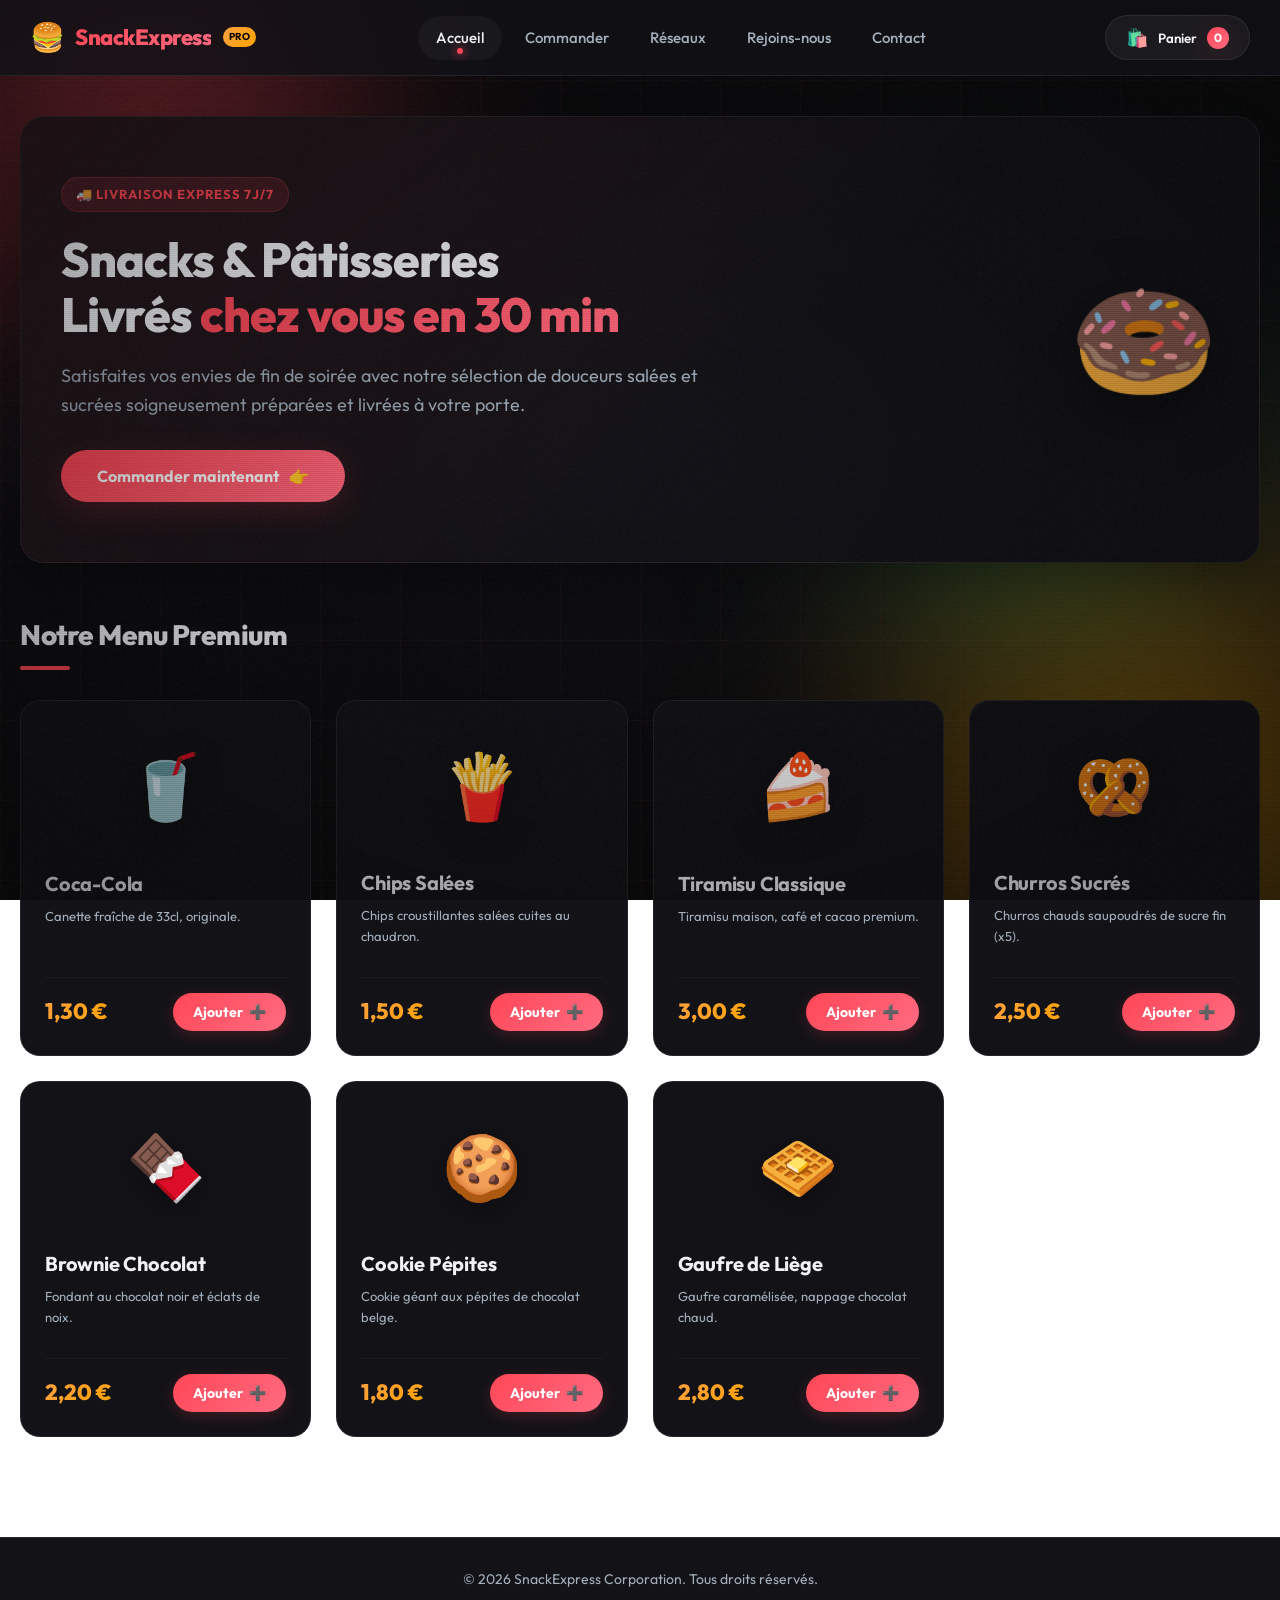
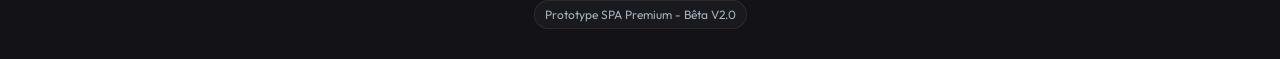
<file: index.html>
<!DOCTYPE html>
<html lang="fr">
<head>
  <meta charset="utf-8">
  <meta name="viewport" content="width=device-width, initial-scale=1.0">
  <title>SnackExpress | Livraison de snacks & pâtisseries à domicile</title>
  <meta name="description" content="SnackExpress : commandez vos snacks et pâtisseries préférés en ligne. Livraison rapide et service premium de nuit.">
  
  <!-- Google Fonts - Outfit -->
  <link rel="preconnect" href="https://fonts.googleapis.com">
  <link rel="preconnect" href="https://fonts.gstatic.com" crossorigin>
  <link href="https://fonts.googleapis.com/css2?family=Outfit:wght@300;400;500;600;700;800&display=swap" rel="stylesheet">
  
  <!-- 🎨 FOND ANIMÉ NÉON CSS -->
  <link rel="stylesheet" href="style-animated-bg.css">
  
  <style>
    /* Override des anciens styles du fond pour utiliser seulement les nouveaux */
    .animated-bg {
      z-index: -1 !important;
    }
    .blob {
      z-index: auto !important;
    }
    .particle {
      z-index: auto !important;
    }
    /* VARIABLES & THEME SYSTEM */
    :root {
      --bg-main: #0a0a0c;
      --bg-surface: #121217;
      --bg-surface-hover: #1b1b22;
      --bg-input: #17171e;
      --color-primary: #ff4757;
      --color-primary-rgb: 255, 71, 87;
      --color-accent: #ffa502;
      --color-success: #2ed573;
      --color-text: #f1f2f6;
      --color-text-muted: #a4b0be;
      --color-border: rgba(255, 255, 255, 0.08);
      --gradient-accent: linear-gradient(135deg, #ff4757, #ff6b81);
      --gradient-gold: linear-gradient(135deg, #ff9f43, #ffa502);
      --gradient-dark: linear-gradient(180deg, #121217 0%, #0a0a0c 100%);
      --glow-shadow: 0 8px 32px 0 rgba(255, 71, 87, 0.2);
      --border-radius: 16px;
      --transition: all 0.3s cubic-bezier(0.4, 0, 0.2, 1);
      --font-outfit: 'Outfit', sans-serif;
    }

    /* GLOBAL RESET & STYLES */
    * {
      box-sizing: border-box;
      margin: 0;
      padding: 0;
    }

    body {
      font-family: var(--font-outfit);
      background-color: transparent;
      color: var(--color-text);
      line-height: 1.6;
      overflow-x: hidden;
      min-height: 100vh;
      display: flex;
      flex-direction: column;
    }

    a {
      color: inherit;
      text-decoration: none;
    }

    button, input, select, textarea {
      font-family: inherit;
      color: inherit;
    }

    /* PREMIUM SCROLLBAR */
    ::-webkit-scrollbar {
      width: 8px;
    }
    ::-webkit-scrollbar-track {
      background: var(--bg-main);
    }
    ::-webkit-scrollbar-thumb {
      background: #23232c;
      border-radius: 10px;
    }
    ::-webkit-scrollbar-thumb:hover {
      background: var(--color-primary);
    }

    /* HEADER / NAVIGATION (GLASSMORPHISM) */
    header {
      position: sticky;
      top: 0;
      z-index: 100;
      background: rgba(18, 18, 23, 0.8);
      backdrop-filter: blur(15px);
      -webkit-backdrop-filter: blur(15px);
      border-bottom: var(--color-border) 1px solid;
      padding: 15px 30px;
      display: flex;
      justify-content: space-between;
      align-items: center;
      transition: var(--transition);
    }

    .logo-container {
      display: flex;
      align-items: center;
      gap: 10px;
      cursor: pointer;
    }

    .logo-icon {
      font-size: 28px;
      animation: pulse 2s infinite ease-in-out;
    }

    .logo-text {
      font-size: 22px;
      font-weight: 800;
      letter-spacing: -0.5px;
      background: var(--gradient-accent);
      -webkit-background-clip: text;
      -webkit-text-fill-color: transparent;
    }

    .logo-badge {
      font-size: 10px;
      background: var(--gradient-gold);
      color: #000;
      font-weight: 700;
      padding: 2px 6px;
      border-radius: 20px;
      text-transform: uppercase;
      margin-left: 2px;
    }

    nav {
      display: flex;
      gap: 5px;
    }

    nav a {
      color: var(--color-text-muted);
      font-weight: 500;
      font-size: 15px;
      padding: 10px 18px;
      border-radius: 25px;
      transition: var(--transition);
      position: relative;
    }

    nav a:hover, nav a.active {
      color: var(--color-text);
      background: rgba(255, 255, 255, 0.04);
    }

    nav a.active::after {
      content: '';
      position: absolute;
      bottom: 6px;
      left: 50%;
      transform: translateX(-50%);
      width: 6px;
      height: 6px;
      border-radius: 50%;
      background: var(--color-primary);
      box-shadow: 0 0 10px var(--color-primary);
    }

    .nav-actions {
      display: flex;
      align-items: center;
      gap: 15px;
    }

    /* CART TRIGGER BUTTON */
    .cart-trigger {
      background: rgba(255, 255, 255, 0.05);
      border: 1px solid var(--color-border);
      padding: 10px 20px;
      border-radius: 30px;
      cursor: pointer;
      display: flex;
      align-items: center;
      gap: 10px;
      font-weight: 600;
      transition: var(--transition);
      position: relative;
      overflow: hidden;
    }

    .cart-trigger::before {
      content: '';
      position: absolute;
      top: 0;
      left: -100%;
      width: 100%;
      height: 100%;
      background: linear-gradient(90deg, transparent, rgba(255, 255, 255, 0.08), transparent);
      transition: 0.5s;
    }

    .cart-trigger:hover::before {
      left: 100%;
    }

    .cart-trigger:hover {
      background: rgba(255, 71, 87, 0.1);
      border-color: rgba(255, 71, 87, 0.3);
      color: var(--color-primary);
      transform: translateY(-2px);
    }

    .cart-icon {
      font-size: 18px;
    }

    .cart-count-badge {
      background: var(--gradient-accent);
      color: white;
      font-size: 12px;
      font-weight: 700;
      width: 22px;
      height: 22px;
      border-radius: 50%;
      display: flex;
      align-items: center;
      justify-content: center;
      box-shadow: var(--glow-shadow);
      animation: pop 0.3s ease-out;
    }

    /* MAIN CONTAINER & SPA VIEWS */
    main {
      flex: 1;
      max-width: 1300px;
      width: 100%;
      margin: 0 auto;
      padding: 40px 20px;
      position: relative;
    }

    .spa-view {
      display: none;
      animation: fadeIn 0.4s cubic-bezier(0.4, 0, 0.2, 1) forwards;
    }

    .spa-view.active-view {
      display: block;
    }

    /* HERO SECTION */
    .hero {
      background: linear-gradient(135deg, rgba(255, 71, 87, 0.1) 0%, rgba(18, 18, 23, 0) 60%), var(--bg-surface);
      border-radius: 24px;
      padding: 60px 40px;
      text-align: left;
      position: relative;
      overflow: hidden;
      border: 1px solid var(--color-border);
      margin-bottom: 50px;
      box-shadow: 0 20px 40px rgba(0, 0, 0, 0.3);
      display: flex;
      justify-content: space-between;
      align-items: center;
      gap: 30px;
    }

    .hero-content {
      max-width: 650px;
      position: relative;
      z-index: 2;
    }

    .hero-badge {
      display: inline-block;
      background: rgba(255, 71, 87, 0.15);
      color: var(--color-primary);
      padding: 6px 14px;
      border-radius: 30px;
      font-size: 13px;
      font-weight: 700;
      letter-spacing: 1px;
      text-transform: uppercase;
      margin-bottom: 20px;
      border: 1px solid rgba(255, 71, 87, 0.25);
    }

    .hero h1 {
      font-size: 48px;
      font-weight: 800;
      line-height: 1.15;
      margin-bottom: 20px;
      letter-spacing: -1px;
    }

    .hero h1 span {
      background: var(--gradient-accent);
      -webkit-background-clip: text;
      -webkit-text-fill-color: transparent;
    }

    .hero p {
      font-size: 18px;
      color: var(--color-text-muted);
      margin-bottom: 30px;
    }

    .hero-btn {
      background: var(--gradient-accent);
      color: white;
      border: none;
      font-size: 16px;
      font-weight: 700;
      padding: 16px 36px;
      border-radius: 30px;
      cursor: pointer;
      box-shadow: var(--glow-shadow);
      transition: var(--transition);
      display: inline-flex;
      align-items: center;
      gap: 10px;
    }

    .hero-btn:hover {
      transform: translateY(-3px);
      box-shadow: 0 12px 40px 0 rgba(255, 71, 87, 0.35);
    }

    .hero-image-decor {
      font-size: 120px;
      user-select: none;
      filter: drop-shadow(0 15px 30px rgba(0,0,0,0.5));
      animation: float 6s infinite ease-in-out;
      display: block;
    }

    @media (max-width: 900px) {
      .hero {
        flex-direction: column;
        padding: 40px 25px;
        text-align: center;
      }
      .hero-image-decor {
        display: none;
      }
      .hero h1 {
        font-size: 36px;
      }
    }

    /* MENU SECTION */
    .menu-title-container {
      margin-bottom: 30px;
      display: flex;
      justify-content: space-between;
      align-items: flex-end;
    }

    .section-title {
      font-size: 28px;
      font-weight: 800;
      letter-spacing: -0.5px;
      position: relative;
    }

    .section-title::after {
      content: '';
      display: block;
      width: 50px;
      height: 4px;
      background: var(--color-primary);
      border-radius: 2px;
      margin-top: 8px;
    }

    .cards-grid {
      display: grid;
      grid-template-columns: repeat(auto-fill, minmax(250px, 1fr));
      gap: 25px;
    }

    /* CARD DESIGN */
    .card {
      background: var(--bg-surface);
      border: 1px solid var(--color-border);
      border-radius: 20px;
      padding: 24px;
      transition: var(--transition);
      position: relative;
      overflow: hidden;
      display: flex;
      flex-direction: column;
      justify-content: space-between;
      height: 100%;
    }

    .card::before {
      content: '';
      position: absolute;
      top: 0;
      left: 0;
      width: 100%;
      height: 100%;
      background: radial-gradient(circle at top right, rgba(255, 71, 87, 0.05), transparent 60%);
      opacity: 0;
      transition: var(--transition);
      pointer-events: none;
    }

    .card:hover {
      transform: translateY(-6px);
      border-color: rgba(255, 71, 87, 0.2);
      box-shadow: 0 15px 30px rgba(0, 0, 0, 0.4), 0 0 1px 1px rgba(255, 71, 87, 0.1) inset;
    }

    .card:hover::before {
      opacity: 1;
    }

    .card-top {
      text-align: center;
      padding: 10px 0 20px 0;
      position: relative;
    }

    .card-emoji {
      font-size: 64px;
      display: inline-block;
      margin-bottom: 10px;
      transition: var(--transition);
      filter: drop-shadow(0 8px 16px rgba(0,0,0,0.3));
    }

    .card:hover .card-emoji {
      transform: scale(1.15) rotate(5deg);
    }

    .card-info {
      text-align: left;
    }

    .card-info h3 {
      font-size: 20px;
      font-weight: 700;
      margin-bottom: 6px;
      letter-spacing: -0.2px;
    }

    .card-description {
      font-size: 13px;
      color: var(--color-text-muted);
      margin-bottom: 15px;
      min-height: 40px;
    }

    .card-bottom {
      display: flex;
      justify-content: space-between;
      align-items: center;
      margin-top: 15px;
      border-top: 1px solid rgba(255,255,255,0.04);
      padding-top: 15px;
    }

    .card-price {
      font-size: 22px;
      font-weight: 800;
      background: var(--gradient-gold);
      -webkit-background-clip: text;
      -webkit-text-fill-color: transparent;
    }

    .add-to-cart-btn {
      background: var(--gradient-accent);
      color: white;
      border: none;
      font-weight: 700;
      font-size: 14px;
      padding: 10px 20px;
      border-radius: 25px;
      cursor: pointer;
      display: flex;
      align-items: center;
      gap: 6px;
      transition: var(--transition);
      box-shadow: 0 4px 15px rgba(255, 71, 87, 0.2);
    }

    .add-to-cart-btn:hover {
      box-shadow: 0 6px 20px rgba(255, 71, 87, 0.4);
      transform: scale(1.05);
    }

    /* DOUBLE COLUMN LAYOUT FOR CHECKOUT */
    .checkout-container {
      display: grid;
      grid-template-columns: 1.5fr 1fr;
      gap: 40px;
      align-items: start;
    }

    @media (max-width: 1000px) {
      .checkout-container {
        grid-template-columns: 1fr;
      }
    }

    /* CHOSE PANEL STYLING */
    .premium-panel {
      background: var(--bg-surface);
      border: 1px solid var(--color-border);
      border-radius: 24px;
      padding: 30px;
      box-shadow: 0 15px 35px rgba(0,0,0,0.3);
    }

    .form-group {
      margin-bottom: 22px;
      position: relative;
    }

    .form-group label {
      display: block;
      font-size: 14px;
      font-weight: 600;
      color: var(--color-text-muted);
      margin-bottom: 8px;
      text-transform: uppercase;
      letter-spacing: 0.5px;
    }

    .input-wrapper {
      position: relative;
    }

    .input-wrapper input, .input-wrapper select, .input-wrapper textarea {
      width: 100%;
      background: var(--bg-input);
      border: 1px solid var(--color-border);
      padding: 14px 16px;
      border-radius: 12px;
      color: white;
      font-size: 15px;
      transition: var(--transition);
    }

    .input-wrapper input:focus, .input-wrapper select:focus, .input-wrapper textarea:focus {
      outline: none;
      border-color: var(--color-primary);
      box-shadow: 0 0 0 3px rgba(255, 71, 87, 0.15);
      background: var(--bg-surface-hover);
    }

    .input-wrapper textarea {
      resize: vertical;
      min-height: 90px;
    }

    .form-row {
      display: grid;
      grid-template-columns: 1fr 1fr;
      gap: 20px;
    }

    @media (max-width: 600px) {
      .form-row {
        grid-template-columns: 1fr;
      }
    }

    .checkout-btn {
      width: 100%;
      background: var(--gradient-accent);
      color: white;
      border: none;
      padding: 16px;
      border-radius: 14px;
      font-size: 16px;
      font-weight: 700;
      cursor: pointer;
      box-shadow: var(--glow-shadow);
      transition: var(--transition);
      display: flex;
      align-items: center;
      justify-content: center;
      gap: 10px;
      margin-top: 10px;
    }

    .checkout-btn:hover {
      box-shadow: 0 10px 30px rgba(255, 71, 87, 0.35);
      transform: translateY(-2px);
    }

    /* SUMMARY PANEL */
    .summary-title {
      font-size: 20px;
      font-weight: 700;
      margin-bottom: 20px;
      border-bottom: 1px solid rgba(255,255,255,0.06);
      padding-bottom: 12px;
    }

    .summary-items {
      max-height: 250px;
      overflow-y: auto;
      margin-bottom: 20px;
      padding-right: 5px;
    }

    .summary-item {
      display: flex;
      justify-content: space-between;
      align-items: center;
      padding: 10px 0;
      border-bottom: 1px solid rgba(255,255,255,0.03);
    }

    .summary-item-left {
      display: flex;
      align-items: center;
      gap: 10px;
    }

    .summary-item-emoji {
      font-size: 22px;
    }

    .summary-item-name {
      font-weight: 500;
      font-size: 14px;
    }

    .summary-item-qty {
      font-size: 12px;
      color: var(--color-text-muted);
      background: rgba(255,255,255,0.05);
      padding: 2px 8px;
      border-radius: 12px;
    }

    .summary-item-price {
      font-weight: 600;
      font-size: 15px;
    }

    .summary-totals {
      background: rgba(255, 255, 255, 0.02);
      border-radius: 14px;
      padding: 18px;
      border: 1px solid rgba(255,255,255,0.04);
    }

    .summary-row {
      display: flex;
      justify-content: space-between;
      margin-bottom: 10px;
      font-size: 14px;
      color: var(--color-text-muted);
    }

    .summary-row.total {
      margin-top: 10px;
      border-top: 1px solid rgba(255,255,255,0.06);
      padding-top: 12px;
      font-size: 20px;
      font-weight: 800;
      color: white;
    }

    .summary-row.total .total-price {
      background: var(--gradient-gold);
      -webkit-background-clip: text;
      -webkit-text-fill-color: transparent;
    }

    /* EMPTY CART PLACEHOLDERS */
    .empty-cart-state {
      text-align: center;
      padding: 40px 20px;
      color: var(--color-text-muted);
    }

    .empty-cart-icon {
      font-size: 60px;
      margin-bottom: 15px;
      opacity: 0.5;
    }

    /* GORGEOUS TICKET/RECEIPT */
    .receipt-wrapper {
      max-width: 500px;
      margin: 40px auto;
      perspective: 1000px;
    }

    .receipt-card {
      background: #fafafa;
      color: #111116;
      border-radius: 12px;
      padding: 35px 25px 25px 25px;
      box-shadow: 0 25px 50px rgba(0,0,0,0.5);
      position: relative;
      font-family: 'Courier New', Courier, monospace;
      font-size: 14px;
      border-top: 10px solid var(--color-primary);
      animation: receiptShow 0.6s cubic-bezier(0.175, 0.885, 0.32, 1.1) forwards;
    }

    /* Zigzag edge bottom */
    .receipt-card::after {
      content: '';
      position: absolute;
      bottom: -10px;
      left: 0;
      width: 100%;
      height: 10px;
      background: linear-gradient(-45deg, transparent 8px, #fafafa 0), linear-gradient(45deg, transparent 8px, #fafafa 0);
      background-size: 16px 16px;
      background-repeat: repeat-x;
    }

    .receipt-header {
      text-align: center;
      border-bottom: 2px dashed #bbb;
      padding-bottom: 20px;
      margin-bottom: 20px;
    }

    .receipt-title {
      font-family: var(--font-outfit);
      font-weight: 800;
      font-size: 24px;
      letter-spacing: -0.5px;
      color: #000;
    }

    .receipt-subtitle {
      font-size: 11px;
      color: #666;
      text-transform: uppercase;
      letter-spacing: 1px;
      margin-top: 4px;
    }

    .receipt-info {
      margin-bottom: 20px;
      font-size: 13px;
      line-height: 1.4;
    }

    .receipt-row {
      display: flex;
      justify-content: space-between;
      margin-bottom: 8px;
    }

    .receipt-table {
      width: 100%;
      border-collapse: collapse;
      border-bottom: 2px dashed #bbb;
      margin-bottom: 15px;
      padding-bottom: 15px;
    }

    .receipt-table th {
      text-align: left;
      font-weight: bold;
      border-bottom: 1px solid #ddd;
      padding: 6px 0;
      font-size: 12px;
      color: #666;
    }

    .receipt-table td {
      padding: 8px 0;
      font-size: 13px;
    }

    .receipt-table .text-right {
      text-align: right;
    }

    .receipt-total-section {
      border-bottom: 2px dashed #bbb;
      padding-bottom: 15px;
      margin-bottom: 20px;
    }

    .receipt-grand-total {
      display: flex;
      justify-content: space-between;
      font-size: 18px;
      font-weight: 800;
      color: #000;
    }

    .receipt-delivery-details {
      background: rgba(0,0,0,0.03);
      padding: 15px;
      border-radius: 8px;
      margin-bottom: 20px;
      font-size: 12px;
      line-height: 1.5;
    }

    .receipt-delivery-details h4 {
      font-weight: bold;
      margin-bottom: 6px;
      color: #000;
      font-family: var(--font-outfit);
      font-size: 13px;
    }

    .receipt-barcode {
      text-align: center;
      margin: 25px 0 10px 0;
    }

    .receipt-barcode-visual {
      height: 40px;
      background: repeating-linear-gradient(90deg, #111, #111 2px, transparent 2px, transparent 6px);
      width: 70%;
      margin: 0 auto 5px auto;
    }

    .receipt-barcode-text {
      font-size: 10px;
      color: #555;
    }

    .receipt-footer {
      text-align: center;
      font-size: 11px;
      color: #777;
      margin-top: 15px;
    }

    .receipt-action-buttons {
      display: flex;
      gap: 15px;
      margin-top: 25px;
      justify-content: center;
    }

    .btn-secondary {
      background: rgba(255,255,255,0.06);
      border: 1px solid var(--color-border);
      color: white;
      padding: 12px 24px;
      border-radius: 20px;
      cursor: pointer;
      font-weight: 600;
      font-size: 14px;
      transition: var(--transition);
    }

    .btn-secondary:hover {
      background: rgba(255,255,255,0.12);
    }

    /* NETWORKS VIEW */
    .networks-grid {
      display: grid;
      grid-template-columns: repeat(auto-fit, minmax(280px, 1fr));
      gap: 25px;
      margin-top: 20px;
    }

    .network-card {
      background: var(--bg-surface);
      border: 1px solid var(--color-border);
      border-radius: 20px;
      padding: 30px;
      text-align: center;
      transition: var(--transition);
      cursor: pointer;
    }

    .network-card:hover {
      transform: translateY(-6px);
      box-shadow: 0 15px 30px rgba(0, 0, 0, 0.4);
    }

    .network-card.snapchat:hover {
      border-color: #fffc00;
      background: linear-gradient(135deg, rgba(255, 252, 0, 0.05), var(--bg-surface));
    }

    .network-card.instagram:hover {
      border-color: #e1306c;
      background: linear-gradient(135deg, rgba(225, 48, 108, 0.05), var(--bg-surface));
    }

    .network-icon {
      font-size: 48px;
      margin-bottom: 15px;
    }

    .network-name {
      font-size: 20px;
      font-weight: 700;
      margin-bottom: 5px;
    }

    .network-handle {
      font-size: 15px;
      color: var(--color-primary);
      font-weight: 600;
    }

    .network-desc {
      font-size: 13px;
      color: var(--color-text-muted);
      margin-top: 10px;
    }

    /* JOIN-US & CONTACT VIEWS */
    .info-header {
      max-width: 700px;
      margin-bottom: 40px;
    }

    .info-header h2 {
      font-size: 36px;
      font-weight: 800;
      margin-bottom: 15px;
    }

    .info-header p {
      font-size: 16px;
      color: var(--color-text-muted);
    }

    .info-grid {
      display: grid;
      grid-template-columns: 1fr 1fr;
      gap: 40px;
      align-items: start;
    }

    @media (max-width: 900px) {
      .info-grid {
        grid-template-columns: 1fr;
      }
    }

    .contact-details {
      display: flex;
      flex-direction: column;
      gap: 20px;
    }

    .contact-detail-card {
      background: var(--bg-surface);
      border: 1px solid var(--color-border);
      border-radius: 16px;
      padding: 20px;
      display: flex;
      align-items: center;
      gap: 20px;
    }

    .contact-detail-icon {
      font-size: 32px;
      width: 60px;
      height: 60px;
      border-radius: 12px;
      background: rgba(255, 255, 255, 0.03);
      display: flex;
      align-items: center;
      justify-content: center;
      border: 1px solid var(--color-border);
    }

    .contact-detail-info h4 {
      font-size: 14px;
      text-transform: uppercase;
      letter-spacing: 0.5px;
      color: var(--color-text-muted);
      margin-bottom: 4px;
    }

    .contact-detail-info p {
      font-size: 18px;
      font-weight: 700;
    }

    /* CART DRAWER SLIDE-OVER */
    .cart-drawer-overlay {
      position: fixed;
      top: 0;
      left: 0;
      width: 100vw;
      height: 100vh;
      background: rgba(0,0,0,0.6);
      backdrop-filter: blur(5px);
      -webkit-backdrop-filter: blur(5px);
      z-index: 200;
      opacity: 0;
      visibility: hidden;
      transition: var(--transition);
    }

    .cart-drawer-overlay.open {
      opacity: 1;
      visibility: visible;
    }

    .cart-drawer {
      position: fixed;
      top: 0;
      right: -450px;
      width: 100%;
      max-width: 450px;
      height: 100vh;
      background: var(--bg-surface);
      border-left: 1px solid var(--color-border);
      z-index: 201;
      box-shadow: -10px 0 40px rgba(0,0,0,0.5);
      display: flex;
      flex-direction: column;
      transition: transform 0.4s cubic-bezier(0.16, 1, 0.3, 1);
    }

    .cart-drawer-overlay.open .cart-drawer {
      transform: translateX(-450px);
    }

    @media (max-width: 450px) {
      .cart-drawer-overlay.open .cart-drawer {
        transform: translateX(-100%);
      }
      .cart-drawer {
        right: -100%;
        max-width: 100%;
      }
    }

    .cart-drawer-header {
      padding: 24px;
      border-bottom: 1px solid var(--color-border);
      display: flex;
      justify-content: space-between;
      align-items: center;
    }

    .cart-drawer-header h3 {
      font-size: 20px;
      font-weight: 700;
      display: flex;
      align-items: center;
      gap: 10px;
    }

    .close-cart-btn {
      background: rgba(255,255,255,0.05);
      border: 1px solid var(--color-border);
      width: 36px;
      height: 36px;
      border-radius: 50%;
      cursor: pointer;
      display: flex;
      align-items: center;
      justify-content: center;
      font-size: 18px;
      transition: var(--transition);
    }

    .close-cart-btn:hover {
      background: rgba(255,255,255,0.1);
      transform: scale(1.05);
    }

    .cart-drawer-body {
      flex: 1;
      overflow-y: auto;
      padding: 24px;
    }

    .cart-item {
      display: flex;
      gap: 15px;
      padding: 15px 0;
      border-bottom: 1px solid rgba(255,255,255,0.04);
      align-items: center;
    }

    .cart-item-emoji {
      font-size: 36px;
      width: 60px;
      height: 60px;
      border-radius: 12px;
      background: rgba(255,255,255,0.02);
      border: 1px solid var(--color-border);
      display: flex;
      align-items: center;
      justify-content: center;
    }

    .cart-item-info {
      flex: 1;
    }

    .cart-item-info h4 {
      font-size: 15px;
      font-weight: 700;
      margin-bottom: 4px;
    }

    .cart-item-info p {
      font-size: 13px;
      color: var(--color-text-muted);
    }

    .cart-item-controls {
      display: flex;
      align-items: center;
      gap: 10px;
    }

    .qty-btn {
      background: rgba(255,255,255,0.05);
      border: 1px solid var(--color-border);
      width: 28px;
      height: 28px;
      border-radius: 50%;
      cursor: pointer;
      display: flex;
      align-items: center;
      justify-content: center;
      font-weight: bold;
      font-size: 14px;
      transition: var(--transition);
    }

    .qty-btn:hover {
      background: rgba(255,255,255,0.15);
      color: white;
    }

    .qty-val {
      font-size: 15px;
      font-weight: 700;
      width: 20px;
      text-align: center;
    }

    .remove-item-btn {
      background: transparent;
      border: none;
      color: var(--color-text-muted);
      cursor: pointer;
      font-size: 16px;
      padding: 5px;
      transition: var(--transition);
    }

    .remove-item-btn:hover {
      color: var(--color-primary);
      transform: scale(1.1);
    }

    .cart-drawer-footer {
      padding: 24px;
      border-top: 1px solid var(--color-border);
      background: rgba(18, 18, 23, 0.5);
    }

    .cart-drawer-total {
      display: flex;
      justify-content: space-between;
      align-items: center;
      margin-bottom: 20px;
    }

    .cart-drawer-total-label {
      font-size: 15px;
      color: var(--color-text-muted);
    }

    .cart-drawer-total-price {
      font-size: 24px;
      font-weight: 800;
      background: var(--gradient-gold);
      -webkit-background-clip: text;
      -webkit-text-fill-color: transparent;
    }

    .cart-checkout-btn {
      width: 100%;
      background: var(--gradient-accent);
      color: white;
      border: none;
      padding: 16px;
      border-radius: 30px;
      font-size: 15px;
      font-weight: 700;
      cursor: pointer;
      box-shadow: var(--glow-shadow);
      transition: var(--transition);
      display: flex;
      align-items: center;
      justify-content: center;
      gap: 10px;
    }

    .cart-checkout-btn:hover {
      box-shadow: 0 10px 25px rgba(255, 71, 87, 0.35);
      transform: translateY(-2px);
    }

    /* FOOTER */
    footer {
      border-top: 1px solid var(--color-border);
      background: var(--bg-surface);
      padding: 30px 20px;
      text-align: center;
      font-size: 14px;
      color: var(--color-text-muted);
      margin-top: 60px;
    }

    footer p {
      margin-bottom: 10px;
    }

    .footer-badge {
      display: inline-block;
      background: rgba(255,255,255,0.03);
      border: 1px solid var(--color-border);
      padding: 4px 10px;
      border-radius: 20px;
      font-size: 12px;
    }

    /* FLOATING ACTIONS (MOBILE QUICK CART) */
    .mobile-cart-float {
      position: fixed;
      bottom: 25px;
      right: 25px;
      background: var(--gradient-accent);
      color: white;
      border-radius: 50%;
      width: 60px;
      height: 60px;
      display: none;
      align-items: center;
      justify-content: center;
      box-shadow: var(--glow-shadow);
      cursor: pointer;
      z-index: 99;
      transition: var(--transition);
      border: none;
    }

    .mobile-cart-float:hover {
      transform: scale(1.1) rotate(-5deg);
    }

    .mobile-cart-badge {
      position: absolute;
      top: -3px;
      right: -3px;
      background: var(--color-accent);
      color: #000;
      font-size: 11px;
      font-weight: 700;
      width: 20px;
      height: 20px;
      border-radius: 50%;
      display: flex;
      align-items: center;
      justify-content: center;
      box-shadow: 0 4px 10px rgba(0,0,0,0.3);
    }

    @media (max-width: 768px) {
      .mobile-cart-float {
        display: flex;
      }
      .header-cart-container {
        display: none;
      }
    }

    /* CUSTOM ALERTS */
    .alert {
      padding: 12px 18px;
      border-radius: 12px;
      margin-bottom: 20px;
      font-size: 14px;
      font-weight: 500;
      display: none;
      animation: pop 0.3s ease-out;
    }

    .alert-error {
      background: rgba(255, 71, 87, 0.15);
      border: 1px solid rgba(255, 71, 87, 0.3);
      color: #ff6b81;
    }

    /* ANIMATIONS DEFINITIONS */
    @keyframes fadeIn {
      from { opacity: 0; transform: translateY(10px); }
      to { opacity: 1; transform: translateY(0); }
    }

    @keyframes pop {
      0% { transform: scale(0.8); opacity: 0; }
      70% { transform: scale(1.1); }
      100% { transform: scale(1); opacity: 1; }
    }

    @keyframes pulse {
      0%, 100% { transform: scale(1); }
      50% { transform: scale(1.08); }
    }

    @keyframes float {
      0%, 100% { transform: translateY(0) rotate(0deg); }
      50% { transform: translateY(-12px) rotate(3deg); }
    }

    @keyframes receiptShow {
      from { opacity: 0; transform: scale(0.9) rotateY(10deg); }
      to { opacity: 1; transform: scale(1) rotateY(0); }
    }

    /* MOBILE & NEW FEATURE IMPROVEMENTS */
    @media (max-width: 768px) {
      .checkout-container {
        gap: 20px;
      }
      .premium-panel {
        padding: 20px 15px;
        border-radius: 18px;
      }
    }

    /* COLLAPSIBLE SUMMARY FOR MOBILE */
    .summary-toggle-header {
      display: none;
      justify-content: space-between;
      align-items: center;
      cursor: pointer;
      padding: 5px 0 15px 0;
      border-bottom: 1px solid rgba(255, 255, 255, 0.06);
      margin-bottom: 10px;
    }

    .summary-toggle-title {
      font-size: 18px;
      font-weight: 700;
      display: flex;
      align-items: center;
      gap: 8px;
    }

    .summary-toggle-total {
      font-size: 18px;
      font-weight: 800;
      color: var(--color-accent);
    }

    .toggle-arrow {
      font-size: 12px;
      transition: var(--transition);
      display: inline-block;
    }

    @media (max-width: 768px) {
      .summary-toggle-header {
        display: flex;
      }
      .summary-title {
        display: none;
      }
      .summary-items {
        display: none;
        margin-top: 15px;
      }
      .summary-items.open {
        display: block;
      }
      .summary-toggle-header.open .toggle-arrow {
        transform: rotate(180deg);
      }
    }

    /* CLEAR CART BUTTON */
    .clear-cart-btn {
      background: rgba(255, 71, 87, 0.1);
      border: 1px solid rgba(255, 71, 87, 0.2);
      color: var(--color-primary);
      padding: 6px 12px;
      border-radius: 20px;
      cursor: pointer;
      font-size: 13px;
      font-weight: 600;
      transition: var(--transition);
      margin-left: auto;
      margin-right: 15px;
    }

    .clear-cart-btn:hover {
      background: var(--color-primary);
      color: white;
      transform: scale(1.05);
    }

    .clear-cart-btn:disabled {
      opacity: 0.4;
      cursor: not-allowed;
      background: rgba(255, 255, 255, 0.03);
      border-color: var(--color-border);
      color: var(--color-text-muted);
    }

    /* WHATSAPP CONFIRMATION BUTTON */
    .whatsapp-btn {
      margin-top: 15px;
      margin-bottom: 5px;
      width: 100%;
      display: flex;
      align-items: center;
      justify-content: center;
      gap: 10px;
      background-color: #25D366;
      color: white;
      padding: 14px 20px;
      border-radius: 8px;
      font-weight: 700;
      text-decoration: none;
      box-shadow: 0 4px 15px rgba(37, 211, 102, 0.3);
      transition: var(--transition);
      font-size: 16px;
      border: none;
      cursor: pointer;
    }
    .whatsapp-btn:hover {
      background-color: #20ba5a;
      transform: translateY(-2px);
      box-shadow: 0 6px 20px rgba(37, 211, 102, 0.5);
      color: white;
    }
    /* MOBILE RESPONSIVENESS */
    @media (max-width: 768px) {
      header {
        padding: 10px;
        flex-direction: column;
        align-items: flex-start;
        gap: 12px;
      }

      .logo-icon {
        font-size: 22px;
      }

      .logo-text {
        font-size: 18px;
      }

      .header-cart-container {
        position: absolute;
        top: 10px;
        right: 10px;
      }

      .cart-trigger {
        padding: 8px 14px;
        font-size: 13px;
      }

      nav {
        width: 100%;
        overflow-x: auto;
        justify-content: flex-start;
        gap: 8px;
        padding-bottom: 5px;
        -webkit-overflow-scrolling: touch;
        scrollbar-width: none; /* Firefox */
      }
      
      nav::-webkit-scrollbar {
        display: none; /* Safari/Chrome */
      }

      nav a {
        font-size: 13px;
        padding: 8px 14px;
        white-space: nowrap;
      }

      .hero h1 {
        font-size: 32px;
      }
      
    /* 🌟 ULTRA PREMIUM NÉON ANIMATED BACKGROUND 🌟 */
    .animated-bg {
      position: fixed;
      top: 0;
      left: 0;
      width: 100vw;
      height: 100vh;
      z-index: -1;
      overflow: hidden;
      background: linear-gradient(135deg, #0a0a0c 0%, #0f0f14 50%, #0a0a0c 100%);
      pointer-events: none;
      filter: brightness(1) contrast(1.05);
    }

    /* 🔴 BLOBS NÉON FOOD - ULTRA STYLÉ */
    .blob {
      position: absolute;
      filter: blur(130px);
      z-index: 1;
      border-radius: 50%;
      animation: float 20s infinite ease-in-out;
      transition: transform 0.6s cubic-bezier(0.34, 1.56, 0.64, 1);
      will-change: transform;
      mix-blend-mode: screen;
    }

    .blob-1 {
      width: 500px;
      height: 500px;
      background: radial-gradient(circle at 30% 30%, rgba(255, 107, 129, 0.5), rgba(255, 71, 87, 0.25), rgba(255, 71, 87, 0.05));
      top: -15%;
      left: -12%;
      animation: float 22s infinite alternate ease-in-out, pulse-blob 4s infinite ease-in-out;
      box-shadow: 
        0 0 100px rgba(255, 71, 87, 0.5),
        0 0 150px rgba(255, 71, 87, 0.3),
        inset 0 0 80px rgba(255, 107, 129, 0.4);
      filter: blur(130px) drop-shadow(0 0 40px rgba(255, 71, 87, 0.3));
    }

    .blob-2 {
      width: 600px;
      height: 600px;
      background: radial-gradient(circle at 40% 40%, rgba(255, 200, 100, 0.45), rgba(255, 165, 2, 0.25), rgba(255, 165, 2, 0.05));
      bottom: -18%;
      right: -8%;
      animation-duration: 28s, 5s;
      animation-delay: 0s, -1s;
      animation-name: float, pulse-blob;
      mix-blend-mode: screen;
      box-shadow: 
        0 0 120px rgba(255, 165, 2, 0.45),
        0 0 180px rgba(255, 165, 2, 0.25),
        inset 0 0 100px rgba(255, 200, 100, 0.3);
      filter: blur(130px) drop-shadow(0 0 50px rgba(255, 165, 2, 0.35));
    }

    .blob-3 {
      width: 400px;
      height: 400px;
      background: radial-gradient(circle at 50% 50%, rgba(100, 255, 180, 0.35), rgba(46, 213, 115, 0.15), rgba(46, 213, 115, 0.02));
      top: 35%;
      right: 8%;
      animation-duration: 32s, 6s;
      animation-delay: -8s, -2s;
      animation-name: float, pulse-blob;
      mix-blend-mode: overlay;
      box-shadow: 
        0 0 80px rgba(46, 213, 115, 0.35),
        0 0 130px rgba(100, 255, 180, 0.2),
        inset 0 0 70px rgba(100, 255, 180, 0.2);
      filter: blur(130px) drop-shadow(0 0 35px rgba(46, 213, 115, 0.25));
    }

    /* ===== GRILLE SUBTILE EN MOUVEMENT ===== */
    .animated-grid {
      position: absolute;
      top: 0;
      left: 0;
      width: 100%;
      height: 100%;
      background-image: 
        linear-gradient(90deg, rgba(255, 71, 87, 0.08) 1px, transparent 1px),
        linear-gradient(rgba(255, 71, 87, 0.08) 1px, transparent 1px),
        linear-gradient(45deg, rgba(255, 165, 2, 0.03) 1px, transparent 1px);
      background-size: 100px 100px, 100px 100px, 141px 141px;
      animation: drift-grid 30s linear infinite;
      z-index: 2;
      opacity: 0.7;
      mix-blend-mode: overlay;
    }

    /* ===== GRAIN DE FILM PREMIUM ===== */
    .grain-effect {
      position: absolute;
      top: 0;
      left: 0;
      width: 100%;
      height: 100%;
      opacity: 0.25;
      mix-blend-mode: overlay;
      animation: grain-shift 0.8s steps(8) infinite;
      z-index: 4;
      background-image: url("data:image/svg+xml,%3Csvg viewBox='0 0 400 400' xmlns='http://www.w3.org/2000/svg'%3E%3Cfilter id='noiseFilter'%3E%3CfeTurbulence type='fractalNoise' baseFrequency='0.85' numOctaves='6' seed='2' /%3E%3C/filter%3E%3Crect width='400' height='400' fill='%23fff' filter='url(%23noiseFilter)'/%3E%3C/svg%3E");
      background-size: 400px 400px;
      pointer-events: none;
    }

    /* ===== PARTICULES FLOTTANTES (ÉTINCELLES DORÉES) ===== */
    .particle {
      position: absolute;
      pointer-events: none;
      z-index: 5;
      border-radius: 50%;
      animation: sparkle var(--duration) var(--delay) ease-out forwards;
      --tx: var(--translateX, 0);
      --ty: var(--translateY, 0);
    }

    .particle.gold {
      background: radial-gradient(circle, #ffd700, #ffb347);
      box-shadow: 0 0 8px rgba(255, 215, 0, 0.8), inset 0 0 4px rgba(255, 255, 200, 0.6);
    }

    .particle.orange {
      background: radial-gradient(circle, #ff9f43, #ff7043);
      box-shadow: 0 0 10px rgba(255, 159, 67, 0.7);
    }

    .particle.pink {
      background: radial-gradient(circle, #ff6b81, #ff4757);
      box-shadow: 0 0 8px rgba(255, 71, 87, 0.6);
    }

    /* ===== VIGNETTE PREMIUM ULTRA LUXE ===== */
    .vignette-overlay {
      position: absolute;
      top: 0;
      left: 0;
      width: 100%;
      height: 100%;
      background: 
        radial-gradient(ellipse at center, transparent 0%, rgba(10, 10, 12, 0.2) 40%, rgba(10, 10, 12, 0.6) 100%),
        radial-gradient(ellipse 800px 600px at 30% 20%, rgba(255, 71, 87, 0.05) 0%, transparent 40%);
      z-index: 5;
      pointer-events: none;
      mix-blend-mode: multiply;
      box-shadow: inset 0 0 200px rgba(0, 0, 0, 0.3);
    }

    /* ===== ANIMATIONS ===== */
    @keyframes float {
      0% { 
        transform: translate(0, 0) scale(1) rotate(0deg); 
      }
      25% { 
        transform: translate(15%, -10%) scale(1.15) rotate(90deg); 
      }
      50% { 
        transform: translate(-10%, 12%) scale(0.9) rotate(180deg); 
      }
      75% { 
        transform: translate(10%, -6%) scale(1.12) rotate(270deg); 
      }
      100% { 
        transform: translate(0, 0) scale(1) rotate(360deg); 
      }
    }

    @keyframes pulse-blob {
      0%, 100% { 
        filter: blur(120px) drop-shadow(0 0 50px rgba(255, 71, 87, 0.3)) brightness(1);
        opacity: 0.35;
      }
      50% { 
        filter: blur(110px) drop-shadow(0 0 100px rgba(255, 71, 87, 0.6)) brightness(1.2);
        opacity: 0.5;
      }
    }

    @keyframes drift-grid {
      0% { transform: translateY(0px) translateX(0px) rotate(0deg); }
      100% { transform: translateY(100px) translateX(30px) rotate(2deg); }
    }

    @keyframes sparkle {
      0% { 
        opacity: 0;
        transform: translate(0, 0) scale(1.3);
        filter: blur(0px);
      }
      10% { 
        opacity: 1;
        filter: blur(0.2px);
      }
      85% { 
        opacity: 0.8;
      }
      100% { 
        opacity: 0;
        transform: translate(var(--tx), var(--ty)) scale(0.1);
        filter: blur(3px);
      }
    }

    @keyframes grain-shift {
      0% { background-position: 0 0; }
      100% { background-position: 60px 60px; }
    }

    @keyframes glow-pulse {
      0%, 100% {
        filter: drop-shadow(0 0 30px rgba(255, 71, 87, 0.2));
      }
      50% {
        filter: drop-shadow(0 0 80px rgba(255, 165, 2, 0.4));
      }
    }

    /* ===== SCANLINES CYBERPUNK ===== */
    .scanlines-overlay {
      position: fixed;
      top: 0;
      left: 0;
      width: 100%;
      height: 100%;
      z-index: 10;
      background: repeating-linear-gradient(
        0deg,
        rgba(0, 0, 0, 0.05) 0px,
        rgba(0, 0, 0, 0.05) 1px,
        transparent 1px,
        transparent 3px
      );
      animation: scanline-drift 12s linear infinite;
      pointer-events: none;
      mix-blend-mode: overlay;
      opacity: 0.6;
    }

    @keyframes scanline-drift {
      0% { transform: translateY(0); }
      100% { transform: translateY(100px); }
    }

    /* ===== CHROMATIC GLITCH (Accent rare) ===== */
    @keyframes chromatic-shift {
      0% { transform: translate(-2px, -2px); }
      33% { transform: translate(2px, 2px); }
      66% { transform: translate(-1px, 1px); }
      100% { transform: translate(0, 0); }
    }

    .glitch-accent {
      position: absolute;
      width: 150px;
      height: 150px;
      border-radius: 50%;
      filter: blur(60px);
      opacity: 0.1;
      animation: chromatic-shift 8s ease-in-out infinite;
      pointer-events: none;
      z-index: 2;
      mix-blend-mode: multiply;
    }

    .glitch-cyan {
      background: rgba(0, 255, 255, 0.2);
      top: 10%;
      right: 5%;
    }

    .glitch-magenta {
      background: rgba(255, 0, 255, 0.2);
      bottom: 15%;
      left: 10%;
      animation-delay: -4s;
    }
  </style>
</head>
<body>
  <!-- 🌌 FOND ANIMÉ NÉON -->
  <div class="animated-bg">
    <div class="blob blob-1"></div>
    <div class="blob blob-2"></div>
    <div class="blob blob-3"></div>
    <div class="animated-grid"></div>
  </div>
  
  <!-- 🎆 CONTENEUR PARTICULES -->
  <div class="particles-container" id="particles-container"></div>
  
  <!-- ✨ OVERLAYS -->
  <div class="vignette"></div>
  <div class="grain"></div>
  <div class="scanlines"></div>

  <!-- HEADER -->
  <header>
    <div class="logo-container" onclick="location.hash = 'accueil'">
      <span class="logo-icon">🍔</span>
      <span class="logo-text">SnackExpress</span>
      <span class="logo-badge">Pro</span>
    </div>
    
    <nav id="main-nav">
      <a href="#accueil" class="nav-link active" id="nav-accueil">Accueil</a>
      <a href="#commande" class="nav-link" id="nav-commande">Commander</a>
      <a href="#reseaux" class="nav-link" id="nav-reseaux">Réseaux</a>
      <a href="#rejoins" class="nav-link" id="nav-rejoins">Rejoins-nous</a>
      <a href="#contact" class="nav-link" id="nav-contact">Contact</a>
    </nav>

    <div class="nav-actions">
      <div class="header-cart-container">
        <button class="cart-trigger" onclick="toggleCart(true)">
          <span class="cart-icon">🛍️</span>
          <span>Panier</span>
          <span class="cart-count-badge" id="cart-count">0</span>
        </button>
      </div>
    </div>
  </header>

  <!-- MAIN SPA CONTENT -->
  <main>
    <!-- VIEW: HOME (ACCUEIL) -->
    <section id="view-accueil" class="spa-view active-view">
      <div class="hero">
        <div class="hero-content">
          <span class="hero-badge">🚚 Livraison Express 7j/7</span>
          <h1>Snacks &amp; Pâtisseries<br>Livrés <span>chez vous en 30 min</span></h1>
          <p>Satisfaites vos envies de fin de soirée avec notre sélection de douceurs salées et sucrées soigneusement préparées et livrées à votre porte.</p>
          <button class="hero-btn" onclick="location.hash = 'commande'">
            <span>Commander maintenant</span>
            <span>👉</span>
          </button>
        </div>
        <div class="hero-image-decor">🍩</div>
      </div>

      <div class="menu-title-container">
        <h2 class="section-title">Notre Menu Premium</h2>
      </div>

      <div class="cards-grid" id="product-list">
        <!-- Products will be generated by JS -->
      </div>
    </section>

    <!-- VIEW: CHECKOUT (COMMANDE) -->
    <section id="view-commande" class="spa-view">
      <div class="info-header">
        <h2>Passer votre Commande</h2>
        <p>Remplissez les détails ci-dessous pour finaliser votre livraison. Vos produits resteront chauds et frais.</p>
      </div>

      <div class="checkout-container" id="checkout-form-container">
        <!-- Form Left -->
        <div class="premium-panel">
          <div id="checkout-error" class="alert alert-error">Veuillez remplir tous les champs obligatoires (*)</div>
          <div id="checkout-empty-warning" class="alert alert-error" style="display:none; align-items: center; gap: 10px;">
            🛒 Votre panier est vide. <a href="#accueil" onclick="location.hash='accueil'" style="color: var(--color-primary); font-weight: 700; text-decoration: underline;">Retournez à l'accueil</a> pour ajouter des snacks.
          </div>
          
          <form id="order-form" onsubmit="submitOrder(event)">
            <div class="form-row">
              <div class="form-group">
                <label for="order-name">Nom complet *</label>
                <div class="input-wrapper">
                  <input type="text" id="order-name" required placeholder="Ex: Jean Dupont">
                </div>
              </div>
              
              <div class="form-group">
                <label for="order-phone">Téléphone *</label>
                <div class="input-wrapper">
                  <input type="tel" id="order-phone" required placeholder="Ex: 06 12 34 56 78">
                </div>
              </div>
            </div>

            <div class="form-group">
              <label for="order-address">Adresse de livraison *</label>
              <div class="input-wrapper">
                <input type="text" id="order-address" required placeholder="Ex: 42 Rue des Snacks, 75001 Paris">
              </div>
            </div>

            <div class="form-row">
              <div class="form-group">
                <label for="order-datetime">Heure de livraison souhaitée</label>
                <div class="input-wrapper">
                  <input type="datetime-local" id="order-datetime">
                </div>
              </div>

              <div class="form-group">
                <label for="order-payment">Mode de paiement *</label>
                <div class="input-wrapper">
                  <select id="order-payment">
                    <option value="Espèces">Espèces à la livraison</option>
                    <option value="Carte Bancaire">Carte bancaire à la livraison</option>
                    <option value="Lydia">Lydia / PayLib</option>
                  </select>
                </div>
              </div>
            </div>

            <div class="form-group">
              <label for="order-comment">Commentaire de livraison</label>
              <div class="input-wrapper">
                <textarea id="order-comment" placeholder="Code porte, instructions particulières, allergies..."></textarea>
              </div>
            </div>

            <button type="submit" id="submit-order-btn" class="checkout-btn">
              <span>🚀 Valider et Commander</span>
            </button>
          </form>
        </div>

        <!-- Cart summary right -->
        <div class="premium-panel">
          <h3 class="summary-title">Votre Panier</h3>

          <!-- Mobile collapsible toggle header -->
          <div class="summary-toggle-header" id="summary-toggle-header" onclick="toggleSummaryCollapse()">
            <span class="summary-toggle-title">🛒 Votre Panier <span class="toggle-arrow">▼</span></span>
            <span class="summary-toggle-total" id="summary-toggle-total">0,00 €</span>
          </div>
          
          <div class="summary-items" id="summary-items-list">
            <!-- Items generated by JS -->
          </div>

          <div class="summary-totals">
            <div class="summary-row">
              <span>Sous-total</span>
              <span id="summary-subtotal">0,00 €</span>
            </div>
            <div class="summary-row">
              <span>Livraison</span>
              <span id="summary-delivery" style="color: var(--color-success); font-weight: 600;">GRATUIT</span>
            </div>
            <div class="summary-row total">
              <span>Total</span>
              <span class="total-price" id="summary-total">0,00 €</span>
            </div>
          </div>
        </div>
      </div>

      <!-- SUCCESS RECEIPT VIEW (Initially Hidden) -->
      <div id="checkout-success-container" style="display: none;">
        <div class="receipt-wrapper">
          <div class="receipt-card" id="order-receipt">
            <!-- Receipt content will be generated by JS -->
          </div>
          
          <a href="#" id="whatsapp-order-btn" target="_blank" class="whatsapp-btn">
            <span>💬 Envoyer la commande par WhatsApp</span>
          </a>
          
          <div class="receipt-action-buttons">
            <button class="btn-secondary" onclick="location.hash = 'accueil'">
              🏠 Retour à l'accueil
            </button>
            <button class="btn-secondary" onclick="window.print()" style="background: var(--gradient-gold); color: #000; font-weight: 700; border: none;">
              🖨️ Imprimer le ticket
            </button>
          </div>
        </div>
      </div>
    </section>

    <!-- VIEW: NETWORKS (RESEAUX) -->
    <section id="view-reseaux" class="spa-view">
      <div class="info-header">
        <h2>Rejoignez nos Réseaux</h2>
        <p>Suivez-nous pour ne manquer aucune offre exclusive, de nouveaux snacks temporaires ou des concours de folie !</p>
      </div>

      <div class="networks-grid">
        <div class="network-card snapchat" onclick="window.open('https://snapchat.com', '_blank')">
          <div class="network-icon">👻</div>
          <div class="network-name">Snapchat</div>
          <div class="network-handle">@SnackExpress</div>
          <div class="network-desc">Codes promos exclusifs chaque vendredi soir dans notre story.</div>
        </div>

        <div class="network-card instagram" onclick="window.open('https://instagram.com', '_blank')">
          <div class="network-icon">📸</div>
          <div class="network-name">Instagram</div>
          <div class="network-handle">@SnackExpress</div>
          <div class="network-desc">Partagez vos photos de tiramisus avec le hashtag #SnackExpress.</div>
        </div>
      </div>
    </section>

    <!-- VIEW: JOIN US (REJOINS) -->
    <section id="view-rejoins" class="spa-view">
      <div class="info-grid">
        <div class="info-header">
          <h2>Devenez Livreur</h2>
          <p>Rejoignez la flotte SnackExpress. Bénéficiez d'une flexibilité totale de planning et d'une rémunération attractive.</p>
          
          <div style="margin-top: 30px; display: flex; flex-direction: column; gap: 15px;">
            <div style="display: flex; gap: 15px; align-items: center;">
              <span style="font-size: 24px;">💰</span>
              <div>
                <strong style="display: block;">Revenus attractifs</strong>
                <span style="color: var(--color-text-muted); font-size: 14px;">Payé à la course + 100% des pourboires conservés.</span>
              </div>
            </div>
            <div style="display: flex; gap: 15px; align-items: center;">
              <span style="font-size: 24px;">📅</span>
              <div>
                <strong style="display: block;">Planning flexible</strong>
                <span style="color: var(--color-text-muted); font-size: 14px;">Choisissez vos tranches horaires via notre application.</span>
              </div>
            </div>
            <div style="display: flex; gap: 15px; align-items: center;">
              <span style="font-size: 24px;">🚲</span>
              <div>
                <strong style="display: block;">Moyen de transport libre</strong>
                <span style="color: var(--color-text-muted); font-size: 14px;">Vélo, trottinette électrique ou scooter.</span>
              </div>
            </div>
          </div>
        </div>

        <div class="premium-panel">
          <h3 class="summary-title" style="margin-bottom: 25px;">Postuler en 1 minute</h3>
          <div id="apply-success" class="alert alert-error" style="background: rgba(46, 213, 115, 0.15); border-color: rgba(46, 213, 115, 0.3); color: var(--color-success); display: none;">Candidature envoyée avec succès ! Notre équipe vous contactera sous 24h.</div>
          
          <form onsubmit="submitApplication(event)">
            <div class="form-group">
              <label for="apply-name">Nom complet *</label>
              <div class="input-wrapper">
                <input type="text" id="apply-name" required placeholder="Jean Dupont">
              </div>
            </div>
            
            <div class="form-group">
              <label for="apply-phone">Numéro de téléphone *</label>
              <div class="input-wrapper">
                <input type="tel" id="apply-phone" required placeholder="06 00 00 00 00">
              </div>
            </div>

            <div class="form-group">
              <label for="apply-vehicle">Moyen de transport *</label>
              <div class="input-wrapper">
                <select id="apply-vehicle">
                  <option>Vélo électrique / Trottinette</option>
                  <option>Scooter / Moto</option>
                  <option>Voiture</option>
                  <option>Autre</option>
                </select>
              </div>
            </div>

            <div class="form-group">
              <label for="apply-availability">Disponibilités habituelles</label>
              <div class="input-wrapper">
                <textarea id="apply-availability" placeholder="Ex: Vendredi et Samedi soir de 20h à 2h du matin."></textarea>
              </div>
            </div>

            <button type="submit" class="checkout-btn" style="background: var(--gradient-gold); color: #000; font-weight: 800; box-shadow: 0 4px 15px rgba(255, 165, 2, 0.2);">
              <span>Envoyer ma candidature</span>
            </button>
          </form>
        </div>
      </div>
    </section>

    <!-- VIEW: CONTACT -->
    <section id="view-contact" class="spa-view">
      <div class="info-header">
        <h2>Centre de Support</h2>
        <p>Un problème avec une commande ou une question ? Notre service client réactif est à votre écoute.</p>
      </div>

      <div class="info-grid">
        <div class="contact-details">
          <div class="contact-detail-card">
            <div class="contact-detail-icon">✉️</div>
            <div class="contact-detail-info">
              <h4>Email de support</h4>
              <p>contact@snackexpress.com</p>
            </div>
          </div>

          <div class="contact-detail-card">
            <div class="contact-detail-icon">📞</div>
            <div class="contact-detail-info">
              <h4>Téléphone gratuit</h4>
              <p>06 00 00 00 00</p>
            </div>
          </div>

          <div class="contact-detail-card">
            <div class="contact-detail-icon">📍</div>
            <div class="contact-detail-info">
              <h4>Adresse du hub</h4>
              <p>75001 Paris, France</p>
            </div>
          </div>
        </div>

        <div class="premium-panel">
          <h3 class="summary-title" style="margin-bottom: 25px;">Écrivez-nous un message</h3>
          <div id="contact-success" class="alert alert-error" style="background: rgba(46, 213, 115, 0.15); border-color: rgba(46, 213, 115, 0.3); color: var(--color-success); display: none;">Message transmis ! Une réponse vous sera envoyée dans l'heure.</div>
          
          <form onsubmit="submitContact(event)">
            <div class="form-group">
              <label for="contact-name">Nom complet *</label>
              <div class="input-wrapper">
                <input type="text" id="contact-name" required placeholder="Jean Dupont">
              </div>
            </div>

            <div class="form-group">
              <label for="contact-email">Adresse Email *</label>
              <div class="input-wrapper">
                <input type="email" id="contact-email" required placeholder="jean.dupont@exemple.com">
              </div>
            </div>

            <div class="form-group">
              <label for="contact-msg">Votre message *</label>
              <div class="input-wrapper">
                <textarea id="contact-msg" required placeholder="Décrivez votre demande en quelques lignes..." style="min-height: 120px;"></textarea>
              </div>
            </div>

            <button type="submit" class="checkout-btn">
              <span>Envoyer le message</span>
            </button>
          </form>
        </div>
      </div>
    </section>
  </main>

  <!-- SHOPPING CART DRAWER (SIDE-OVER) -->
  <div class="cart-drawer-overlay" id="cart-overlay" onclick="toggleCart(false)">
    <div class="cart-drawer" onclick="event.stopPropagation()">
      <div class="cart-drawer-header">
        <h3>🛍️ Votre Panier</h3>
        <button id="clear-cart-btn" class="clear-cart-btn" onclick="clearCart()" disabled>Vider 🗑️</button>
        <button class="close-cart-btn" onclick="toggleCart(false)">✕</button>
      </div>
      
      <div class="cart-drawer-body" id="cart-drawer-items">
        <!-- Rendered dynamically by JS -->
      </div>
      
      <div class="cart-drawer-footer">
        <div class="cart-drawer-total">
          <span class="cart-drawer-total-label">Total de la commande :</span>
          <span class="cart-drawer-total-price" id="cart-total-price">0,00 €</span>
        </div>
        <button class="cart-checkout-btn" onclick="goToCheckout()">
          <span>💳 Passer à la caisse</span>
        </button>
      </div>
    </div>
  </div>

  <!-- FLOATING CART BUTTON FOR MOBILE -->
  <button class="mobile-cart-float" onclick="toggleCart(true)">
    <span>🛍️</span>
    <span class="mobile-cart-badge" id="mobile-cart-count">0</span>
  </button>

  <!-- FOOTER -->
  <footer>
    <p>&copy; 2026 SnackExpress Corporation. Tous droits réservés.</p>
    <div class="footer-badge">Prototype SPA Premium - Bêta V2.0</div>
  </footer>

  <!-- JAVASCRIPT LOGIC -->
  <script>
    // 1. DATA SOURCES & INITIAL PRODUCTS
    const PRODUCTS = [
      { id: 'coca', name: 'Coca-Cola', emoji: '🥤', price: 1.30, desc: 'Canette fraîche de 33cl, originale.' },
      { id: 'chips', name: 'Chips Salées', emoji: '🍟', price: 1.50, desc: 'Chips croustillantes salées cuites au chaudron.' },
      { id: 'tiramisu', name: 'Tiramisu Classique', emoji: '🍰', price: 3.00, desc: 'Tiramisu maison, café et cacao premium.' },
      { id: 'churros', name: 'Churros Sucrés', emoji: '🥨', price: 2.50, desc: 'Churros chauds saupoudrés de sucre fin (x5).' },
      { id: 'brownie', name: 'Brownie Chocolat', emoji: '🍫', price: 2.20, desc: 'Fondant au chocolat noir et éclats de noix.' },
      { id: 'cookie', name: 'Cookie Pépites', emoji: '🍪', price: 1.80, desc: 'Cookie géant aux pépites de chocolat belge.' },
      { id: 'gaufre', name: 'Gaufre de Liège', emoji: '🧇', price: 2.80, desc: 'Gaufre caramélisée, nappage chocolat chaud.' }
    ];

    // 2. STATE MANAGEMENT
    let cart = [];

    // Load cart from LocalStorage if present
    function loadCart() {
      const savedCart = localStorage.getItem('snackexpress_cart');
      if (savedCart) {
        try {
          cart = JSON.parse(savedCart);
        } catch (e) {
          cart = [];
        }
      }
      renderCart();
    }

    // Save cart to LocalStorage
    function saveCart() {
      localStorage.setItem('snackexpress_cart', JSON.stringify(cart));
      renderCart();
    }

    // 3. CART OPERATIONS
    function addToCart(productId) {
      const product = PRODUCTS.find(p => p.id === productId);
      if (!product) return;

      const existingItem = cart.find(item => item.id === productId);
      if (existingItem) {
        existingItem.quantity += 1;
      } else {
        cart.push({
          id: product.id,
          name: product.name,
          emoji: product.emoji,
          price: product.price,
          quantity: 1
        });
      }
      
      saveCart();
      
      // Animate cart badge
      const badge = document.getElementById('cart-count');
      badge.classList.remove('pop');
      void badge.offsetWidth; // Trigger reflow
      badge.classList.add('pop');

      // Visual feedback on the button
      showNotification(`Ajouté : ${product.name} !`);
    }

    function updateQuantity(productId, change) {
      const item = cart.find(item => item.id === productId);
      if (!item) return;

      item.quantity += change;
      if (item.quantity <= 0) {
        cart = cart.filter(item => item.id !== productId);
      }
      saveCart();
    }

    function removeFromCart(productId) {
      cart = cart.filter(item => item.id !== productId);
      saveCart();
    }

    // Dynamic toast notification
    function showNotification(text) {
      // Clean previous notifications
      const prev = document.querySelector('.toast-notif');
      if (prev) prev.remove();

      const notif = document.createElement('div');
      notif.className = 'toast-notif';
      notif.style.position = 'fixed';
      notif.style.bottom = '30px';
      notif.style.left = '30px';
      notif.style.background = 'var(--gradient-accent)';
      notif.style.color = 'white';
      notif.style.padding = '12px 24px';
      notif.style.borderRadius = '30px';
      notif.style.fontWeight = '700';
      notif.style.fontSize = '14px';
      notif.style.boxShadow = 'var(--glow-shadow)';
      notif.style.zIndex = '300';
      notif.style.animation = 'pop 0.3s ease-out';
      notif.innerText = text;
      
      document.body.appendChild(notif);

      setTimeout(() => {
        notif.style.animation = 'fadeIn 0.3s reverse forwards';
        setTimeout(() => notif.remove(), 300);
      }, 2500);
    }

    // 4. RENDERING METHODS
    function renderProductGrid() {
      const container = document.getElementById('product-list');
      container.innerHTML = PRODUCTS.map(product => `
        <div class="card">
          <div class="card-top">
            <span class="card-emoji">${product.emoji}</span>
          </div>
          <div class="card-info">
            <h3>${product.name}</h3>
            <p class="card-description">${product.desc}</p>
          </div>
          <div class="card-bottom">
            <span class="card-price">${product.price.toFixed(2).replace('.', ',')} €</span>
            <button class="add-to-cart-btn" onclick="addToCart('${product.id}')">
              <span>Ajouter</span>
              <span>➕</span>
            </button>
          </div>
        </div>
      `).join('');
    }

    function renderCart() {
      // Update count badges
      const totalCount = cart.reduce((sum, item) => sum + item.quantity, 0);
      document.getElementById('cart-count').innerText = totalCount;
      document.getElementById('mobile-cart-count').innerText = totalCount;

      // Update clear cart button state
      const clearBtn = document.getElementById('clear-cart-btn');
      if (clearBtn) clearBtn.disabled = cart.length === 0;

      // Update cart drawer body
      const drawerBody = document.getElementById('cart-drawer-items');
      const totalPriceElement = document.getElementById('cart-total-price');

      if (cart.length === 0) {
        drawerBody.innerHTML = `
          <div class="empty-cart-state">
            <div class="empty-cart-icon">🛒</div>
            <p>Votre panier est vide pour le moment.</p>
          </div>
        `;
        totalPriceElement.innerText = '0,00 €';
      } else {
        drawerBody.innerHTML = cart.map(item => `
          <div class="cart-item">
            <div class="cart-item-emoji">${item.emoji}</div>
            <div class="cart-item-info">
              <h4>${item.name}</h4>
              <p>${item.price.toFixed(2).replace('.', ',')} €</p>
            </div>
            <div class="cart-item-controls">
              <button class="qty-btn" onclick="updateQuantity('${item.id}', -1)">-</button>
              <span class="qty-val">${item.quantity}</span>
              <button class="qty-btn" onclick="updateQuantity('${item.id}', 1)">+</button>
              <button class="remove-item-btn" onclick="removeFromCart('${item.id}')">🗑️</button>
            </div>
          </div>
        `).join('');

        const total = cart.reduce((sum, item) => sum + (item.price * item.quantity), 0);
        totalPriceElement.innerText = `${total.toFixed(2).replace('.', ',')} €`;
      }

      // Update checkout views
      renderCheckoutSummary();
    }

    function renderCheckoutSummary() {
      const list = document.getElementById('summary-items-list');
      const subtotalEl = document.getElementById('summary-subtotal');
      const totalEl = document.getElementById('summary-total');
      const submitBtn = document.getElementById('submit-order-btn');
      const emptyWarning = document.getElementById('checkout-empty-warning');
      const toggleTotal = document.getElementById('summary-toggle-total');

      if (cart.length === 0) {
        list.innerHTML = `
          <div class="empty-cart-state" style="padding: 20px 0;">
            <p>Aucun article</p>
          </div>
        `;
        subtotalEl.innerText = '0,00 €';
        totalEl.innerText = '0,00 €';
        if (toggleTotal) toggleTotal.innerText = '0,00 €';

        // Disable checkout button and show warning
        if (submitBtn) {
          submitBtn.disabled = true;
          submitBtn.style.opacity = '0.55';
          submitBtn.style.cursor = 'not-allowed';
          submitBtn.innerHTML = '<span>⚠️ Panier vide — Ajoutez des snacks !</span>';
        }
        if (emptyWarning) emptyWarning.style.display = 'flex';
      } else {
        list.innerHTML = cart.map(item => `
          <div class="summary-item">
            <div class="summary-item-left">
              <span class="summary-item-emoji">${item.emoji}</span>
              <span class="summary-item-name">${item.name}</span>
              <span class="summary-item-qty">x${item.quantity}</span>
            </div>
            <span class="summary-item-price">${(item.price * item.quantity).toFixed(2).replace('.', ',')} €</span>
          </div>
        `).join('');

        const total = cart.reduce((sum, item) => sum + (item.price * item.quantity), 0);
        const fmtTotal = `${total.toFixed(2).replace('.', ',')} €`;
        subtotalEl.innerText = fmtTotal;
        totalEl.innerText = fmtTotal;
        if (toggleTotal) toggleTotal.innerText = fmtTotal;

        // Enable checkout button, hide warning
        if (submitBtn) {
          submitBtn.disabled = false;
          submitBtn.style.opacity = '1';
          submitBtn.style.cursor = 'pointer';
          submitBtn.innerHTML = '<span>🚀 Valider et Commander</span>';
        }
        if (emptyWarning) emptyWarning.style.display = 'none';
      }
    }

    // 5. DRAWER TOGGLE
    function toggleCart(open) {
      const overlay = document.getElementById('cart-overlay');
      if (open) {
        overlay.classList.add('open');
      } else {
        overlay.classList.remove('open');
      }
    }

    function goToCheckout() {
      toggleCart(false);
      location.hash = 'commande';
    }

    // 5a. CLEAR CART
    function clearCart() {
      if (cart.length === 0) return;
      if (!confirm('Vider tout le panier ? Cette action est irréversible.')) return;
      cart = [];
      localStorage.removeItem('snackexpress_cart');
      renderCart();
      showNotification('Panier vidé avec succès.');
    }

    // 5b. COLLAPSIBLE MOBILE SUMMARY
    function toggleSummaryCollapse() {
      const header = document.getElementById('summary-toggle-header');
      const list = document.getElementById('summary-items-list');
      if (!header || !list) return;
      header.classList.toggle('open');
      list.classList.toggle('open');
    }

    // 6. SPA ROUTER
    const ROUTES = ['accueil', 'commande', 'reseaux', 'rejoins', 'contact'];

    function router() {
      let hash = location.hash.replace('#', '');
      if (!ROUTES.includes(hash)) {
        hash = 'accueil';
        location.hash = 'accueil';
      }

      // Reset active route display
      ROUTES.forEach(route => {
        const view = document.getElementById(`view-${route}`);
        const link = document.getElementById(`nav-${route}`);
        
        if (route === hash) {
          view.classList.add('active-view');
          link.classList.add('active');
        } else {
          view.classList.remove('active-view');
          link.classList.remove('active');
        }
      });

      // Scroll smoothly to top
      window.scrollTo({ top: 0, behavior: 'smooth' });
    }

    // 7. EMAIL DELIVERY (FormSubmit.co — gratuit, sans backend)
    const OWNER_EMAIL = 'LordainzAF4@gmail.com';

    function sendEmail(subject, bodyLines) {
      const body = bodyLines.join('\n');
      fetch(`https://formsubmit.co/ajax/${OWNER_EMAIL}`, {
        method: 'POST',
        headers: { 
          'Content-Type': 'application/json', 
          'Accept': 'application/json' 
        },
        body: JSON.stringify({
          _subject: subject,
          _captcha: "false",
          message: body
        })
      }).catch(() => {/* silencieux en cas d'erreur réseau */});
    }

    // 7a. ORDER SUBMISSION & RECEIPT GENERATION
    function submitOrder(e) {
      e.preventDefault();
      
      const errorDiv = document.getElementById('checkout-error');
      errorDiv.style.display = 'none';

      if (cart.length === 0) {
        errorDiv.innerText = "Votre panier est vide. Veuillez ajouter des articles avant de commander.";
        errorDiv.style.display = 'block';
        return;
      }

      // Snapshot the cart contents before clearing
      const orderCart = [...cart];

      const name = document.getElementById('order-name').value.trim();
      const phone = document.getElementById('order-phone').value.trim();
      const address = document.getElementById('order-address').value.trim();
      const datetime = document.getElementById('order-datetime').value;
      const payment = document.getElementById('order-payment').value;
      const comment = document.getElementById('order-comment').value.trim();

      if (!name || !phone || !address) {
        errorDiv.innerText = "Veuillez remplir tous les champs obligatoires (*)";
        errorDiv.style.display = 'block';
        return;
      }

      // Calculations
      const subtotal = orderCart.reduce((sum, item) => sum + (item.price * item.quantity), 0);
      const orderId = 'SE-' + Math.floor(100000 + Math.random() * 900000);
      const orderDate = new Date();
      const formattedDate = orderDate.toLocaleDateString('fr-FR') + ' à ' + orderDate.toLocaleTimeString('fr-FR', {hour: '2-digit', minute:'2-digit'});

      // Set default delivery time if empty
      const targetTime = datetime ? new Date(datetime).toLocaleString('fr-FR', {dateStyle: 'short', timeStyle: 'short'}) : 'Dès que possible (environ 30 min)';

      // Generate Receipt HTML
      const receiptEl = document.getElementById('order-receipt');
      receiptEl.innerHTML = `
        <div class="receipt-header">
          <div class="receipt-title">🍔 SnackExpress</div>
          <div class="receipt-subtitle">Ticket de Caisse</div>
        </div>
        
        <div class="receipt-info">
          <div class="receipt-row">
            <span>N° de Commande:</span>
            <strong>#${orderId}</strong>
          </div>
          <div class="receipt-row">
            <span>Date:</span>
            <span>${formattedDate}</span>
          </div>
          <div class="receipt-row">
            <span>Statut:</span>
            <span style="font-weight: bold; text-transform: uppercase; color: #2ed573;">Payé (${payment})</span>
          </div>
        </div>

        <table class="receipt-table">
          <thead>
            <tr>
              <th>ARTICLE</th>
              <th>QTY</th>
              <th class="text-right">P.U.</th>
              <th class="text-right">TOTAL</th>
            </tr>
          </thead>
          <tbody>
            ${orderCart.map(item => `
              <tr>
                <td>${item.emoji} ${item.name}</td>
                <td>${item.quantity}</td>
                <td class="text-right">${item.price.toFixed(2).replace('.', ',')} €</td>
                <td class="text-right">${(item.price * item.quantity).toFixed(2).replace('.', ',')} €</td>
              </tr>
            `).join('')}
          </tbody>
        </table>

        <div class="receipt-total-section">
          <div class="receipt-row">
            <span>Sous-Total:</span>
            <span>${subtotal.toFixed(2).replace('.', ',')} €</span>
          </div>
          <div class="receipt-row">
            <span>Frais de livraison:</span>
            <span style="color: #2ed573; font-weight: bold;">GRATUIT</span>
          </div>
          <div class="receipt-grand-total">
            <span>TOTAL À PAYER:</span>
            <span>${subtotal.toFixed(2).replace('.', ',')} €</span>
          </div>
        </div>

        <div class="receipt-delivery-details">
          <h4>DÉTAILS DE LIVRAISON</h4>
          <p><strong>Client:</strong> ${name}</p>
          <p><strong>Tél:</strong> ${phone}</p>
          <p><strong>Adresse:</strong> ${address}</p>
          <p><strong>Planification:</strong> ${targetTime}</p>
          ${comment ? `<p><strong>Instructions:</strong> "${comment}"</p>` : ''}
        </div>

        <div class="receipt-barcode">
          <div class="receipt-barcode-visual"></div>
          <div class="receipt-barcode-text">*${orderId}*</div>
        </div>

        <div class="receipt-footer">
          <p>Merci pour votre confiance !</p>
          <p>Suivez votre livreur par SMS.</p>
        </div>
      `;

      // Clear Cart state
      cart = [];
      localStorage.removeItem('snackexpress_cart');
      renderCart();

      // --- Envoi email commande ---
      sendEmail(
        `🚨 Commande N° ${orderId} — ${name} (${subtotal.toFixed(2).replace('.', ',')} €)`,
        [
          `📦 NOUVELLE COMMANDE`,
          `━━━━━━━━━━━━━━━━━━━━`,
          `N° Commande : #${orderId}`,
          `Date        : ${formattedDate}`,
          ``,
          `CLIENT`,
          `Nom        : ${name}`,
          `Téléphone  : ${phone}`,
          `Adresse    : ${address}`,
          `Livraison  : ${targetTime}`,
          `Paiement   : ${payment}`,
          comment ? `Instructions : ${comment}` : '',
          ``,
          `ARTICLES`,
          ...orderCart.map(i => `  - ${i.emoji} ${i.name} x${i.quantity}  →  ${(i.price * i.quantity).toFixed(2).replace('.', ',')} €`),
          ``,
          `TOTAL : ${subtotal.toFixed(2).replace('.', ',')} €`,
          `Livraison : GRATUITE`,
        ].filter(l => l !== null && l !== undefined)
      );

      // --- WhatsApp Redirection ---
      const waText = encodeURIComponent(
        `🍔 *NOUVELLE COMMANDE SnackExpress*\n` +
        `━━━━━━━━━━━━━━━━━━━━\n` +
        `*Commande :* #${orderId}\n` +
        `*Date :* ${formattedDate}\n\n` +
        `👤 *CLIENT*\n` +
        `*Nom :* ${name}\n` +
        `*Tél :* ${phone}\n` +
        `*Adresse :* ${address}\n` +
        `*Livraison :* ${targetTime}\n` +
        `*Paiement :* ${payment}\n` +
        (comment ? `*Instructions :* ${comment}\n` : '') +
        `\n🛒 *ARTICLES*\n` +
        orderCart.map(i => `• ${i.emoji} ${i.name} x${i.quantity} (${(i.price * i.quantity).toFixed(2).replace('.', ',')} €)`).join('\n') +
        `\n\n*TOTAL à payer :* ${subtotal.toFixed(2).replace('.', ',')} €\n` +
        `Livraison : GRATUITE`
      );
      
      const waBtn = document.getElementById('whatsapp-order-btn');
      if (waBtn) {
        waBtn.href = `https://wa.me/33642316796?text=${waText}`;
      }

      // View transition with scroll to top
      document.getElementById('checkout-form-container').style.display = 'none';
      document.getElementById('checkout-success-container').style.display = 'block';
      window.scrollTo({ top: 0, behavior: 'smooth' });
    }

    // Forms handling for join and contact
    function submitApplication(e) {
      e.preventDefault();
      const form = e.target;
      const appName    = form.querySelector('[name="app-name"], #app-name, input[placeholder*="Nom"], input[type="text"]')?.value || '(non renseigné)';
      const appEmail   = form.querySelector('[name="app-email"], #app-email, input[type="email"]')?.value || '(non renseigné)';
      const appPhone   = form.querySelector('[name="app-phone"], #app-phone, input[type="tel"]')?.value || '(non renseigné)';
      const appMessage = form.querySelector('[name="app-message"], #app-message, textarea')?.value || '(non renseigné)';

      sendEmail(
        `[SnackExpress] Candidature — ${appName}`,
        [
          `👤 NOUVELLE CANDIDATURE`,
          `━━━━━━━━━━━━━━━━━━━━━━━`,
          `Nom       : ${appName}`,
          `Email     : ${appEmail}`,
          `Téléphone : ${appPhone}`,
          ``,
          `Message / Motivation :`,
          appMessage
        ]
      );

      document.getElementById('apply-success').style.display = 'block';
      form.reset();
      setTimeout(() => {
        document.getElementById('apply-success').style.display = 'none';
      }, 5000);
    }

    function submitContact(e) {
      e.preventDefault();
      const form = e.target;
      const cName    = form.querySelector('input[type="text"]')?.value || '(non renseigné)';
      const cEmail   = form.querySelector('input[type="email"]')?.value || '(non renseigné)';
      const cSubject = form.querySelector('input[placeholder*="Sujet"], input[placeholder*="sujet"], input[name*="subject"]')?.value || '(non renseigné)';
      const cMessage = form.querySelector('textarea')?.value || '(non renseigné)';

      sendEmail(
        `[SnackExpress] Message de ${cName} — ${cSubject}`,
        [
          `✉️ NOUVEAU MESSAGE DE CONTACT`,
          `━━━━━━━━━━━━━━━━━━━━━━━━━━━━`,
          `Nom     : ${cName}`,
          `Email   : ${cEmail}`,
          `Sujet   : ${cSubject}`,
          ``,
          `Message :`,
          cMessage
        ]
      );

      document.getElementById('contact-success').style.display = 'block';
      form.reset();
      setTimeout(() => {
        document.getElementById('contact-success').style.display = 'none';
      }, 5000);
    }

    // 8. EVENT LISTENERS & PARTICLE SYSTEM
    
    /* 🎆 SYSTÈME DE PARTICULES FLOTTANTES - ÉTINCELLES NÉON 🎆 */
    function createParticles() {
      const container = document.getElementById('particles-container');
      if (!container) return;
      
      const colors = ['gold', 'orange', 'pink'];
      const particleCount = window.innerWidth > 768 ? 40 : 20; // Réduit pour perf
      
      for (let i = 0; i < particleCount; i++) {
        const particle = document.createElement('div');
        particle.className = `particle ${colors[Math.floor(Math.random() * colors.length)]}`;
        
        // Position aléatoire
        const side = Math.random();
        let startX, startY;
        
        if (side < 0.33) {
          startX = Math.random() * window.innerWidth;
          startY = window.innerHeight;
        } else if (side < 0.66) {
          startX = window.innerWidth;
          startY = Math.random() * window.innerHeight;
        } else {
          startX = -50;
          startY = Math.random() * window.innerHeight;
        }
        
        // Déplacement aléatoire
        const translateX = (Math.random() - 0.5) * 250;
        const translateY = (Math.random() - 0.5) * 350 - 150;
        
        // Durée et délai
        const duration = 8 + Math.random() * 12;
        const delay = Math.random() * 2;
        const size = 2 + Math.random() * 6;
        
        particle.style.left = startX + 'px';
        particle.style.top = startY + 'px';
        particle.style.width = size + 'px';
        particle.style.height = size + 'px';
        particle.style.setProperty('--translateX', translateX + 'px');
        particle.style.setProperty('--translateY', translateY + 'px');
        particle.style.setProperty('--duration', duration + 's');
        particle.style.setProperty('--delay', delay + 's');
        
        container.appendChild(particle);
        
        // Supprimer après animation
        setTimeout(() => {
          particle.remove();
        }, (duration + delay) * 1000);
      }
      
      // Créer nouvelles particules régulièrement
      setTimeout(createParticles, 3000);
    }
    
    /* ✨ PULSATIONS GLOW ALÉATOIRES DES BLOBS (SIMPLIFIÉ) ✨ */
    function createRandomGlowPulses() {
      const blobs = document.querySelectorAll('.blob');
      if (blobs.length === 0) return;
      
      setInterval(() => {
        const randomBlob = blobs[Math.floor(Math.random() * blobs.length)];
        const colors = [
          'rgba(255, 71, 87, 0.3)',
          'rgba(255, 165, 2, 0.25)',
          'rgba(46, 213, 115, 0.25)'
        ];
        
        const originalStyle = randomBlob.style.cssText;
        randomBlob.style.filter = randomBlob.style.filter + ` drop-shadow(0 0 60px ${colors[Math.floor(Math.random() * 3)]})`;
        
        setTimeout(() => {
          randomBlob.style.cssText = originalStyle;
        }, 800);
      }, 4000);
    }
    
    /* 🎯 EFFET PARALLAX AVANCÉ - RÉACTIVE AUX MOUVEMENTS */
    function setupAdvancedParallax() {
      const bg = document.getElementById('animated-bg');
      const blobs = document.querySelectorAll('.blob');
      const grid = document.querySelector('.animated-grid');
      
      if (!bg) return;
      
      let mouseX = window.innerWidth / 2;
      let mouseY = window.innerHeight / 2;
      
      document.addEventListener('mousemove', (e) => {
        mouseX = e.clientX;
        mouseY = e.clientY;
        
        // Mouvement subtil du fond global + zoom léger
        const bgX = (mouseX / window.innerWidth - 0.5) * 60;
        const bgY = (mouseY / window.innerHeight - 0.5) * 60;
        const zoomIntensity = 1 + ((mouseX / window.innerWidth - 0.5) * 0.02);
        bg.style.transform = `translate(${bgX}px, ${bgY}px) scale(${zoomIntensity})`;
        
        // Mouvements différents pour chaque blob (parallax profond)
        blobs.forEach((blob, index) => {
          const intensity = (index + 1) * 0.4;
          const x = (mouseX / window.innerWidth - 0.5) * 50 * intensity;
          const y = (mouseY / window.innerHeight - 0.5) * 50 * intensity;
          blob.style.transform = `translate(${x}px, ${y}px)`;
        });
        
        // La grille aussi réagit légèrement
        if (grid) {
          const gridX = (mouseX / window.innerWidth - 0.5) * 20;
          grid.style.transform = `translateX(${gridX}px)`;
        }
      });
      
      // Reset au départ
      document.addEventListener('mouseleave', () => {
        bg.style.transform = 'translate(0, 0) scale(1)';
        blobs.forEach(blob => {
          blob.style.transform = 'translate(0, 0)';
        });
        if (grid) {
          grid.style.transform = 'translateX(0)';
        }
      });
    }
    
    window.addEventListener('hashchange', router);
    window.addEventListener('load', () => {
      renderProductGrid();
      loadCart();
      router();
      
      // 🎆 LES PARTICULES ET PARALLAX SONT GÉRÉES PAR script-animated-bg.js
      // createParticles() - maintenant géré par le script externe
      // createRandomGlowPulses() - supprimé (trop complexe)
      // setupAdvancedParallax() - maintenant géré par le script externe
      
      // Auto-set minimum date to now for delivery datetime input
      const tzoffset = (new Date()).getTimezoneOffset() * 60000;
      const localISOTime = (new Date(Date.now() - tzoffset)).toISOString().slice(0, 16);
      const datetimeInput = document.getElementById('order-datetime');
      if (datetimeInput) {
        datetimeInput.min = localISOTime;
      }
    });
  </script>

  <!-- 🎨 SCRIPT FOND ANIMÉ NÉON -->
  <script src="script-animated-bg.js"></script>
</body>
</html>
</file>
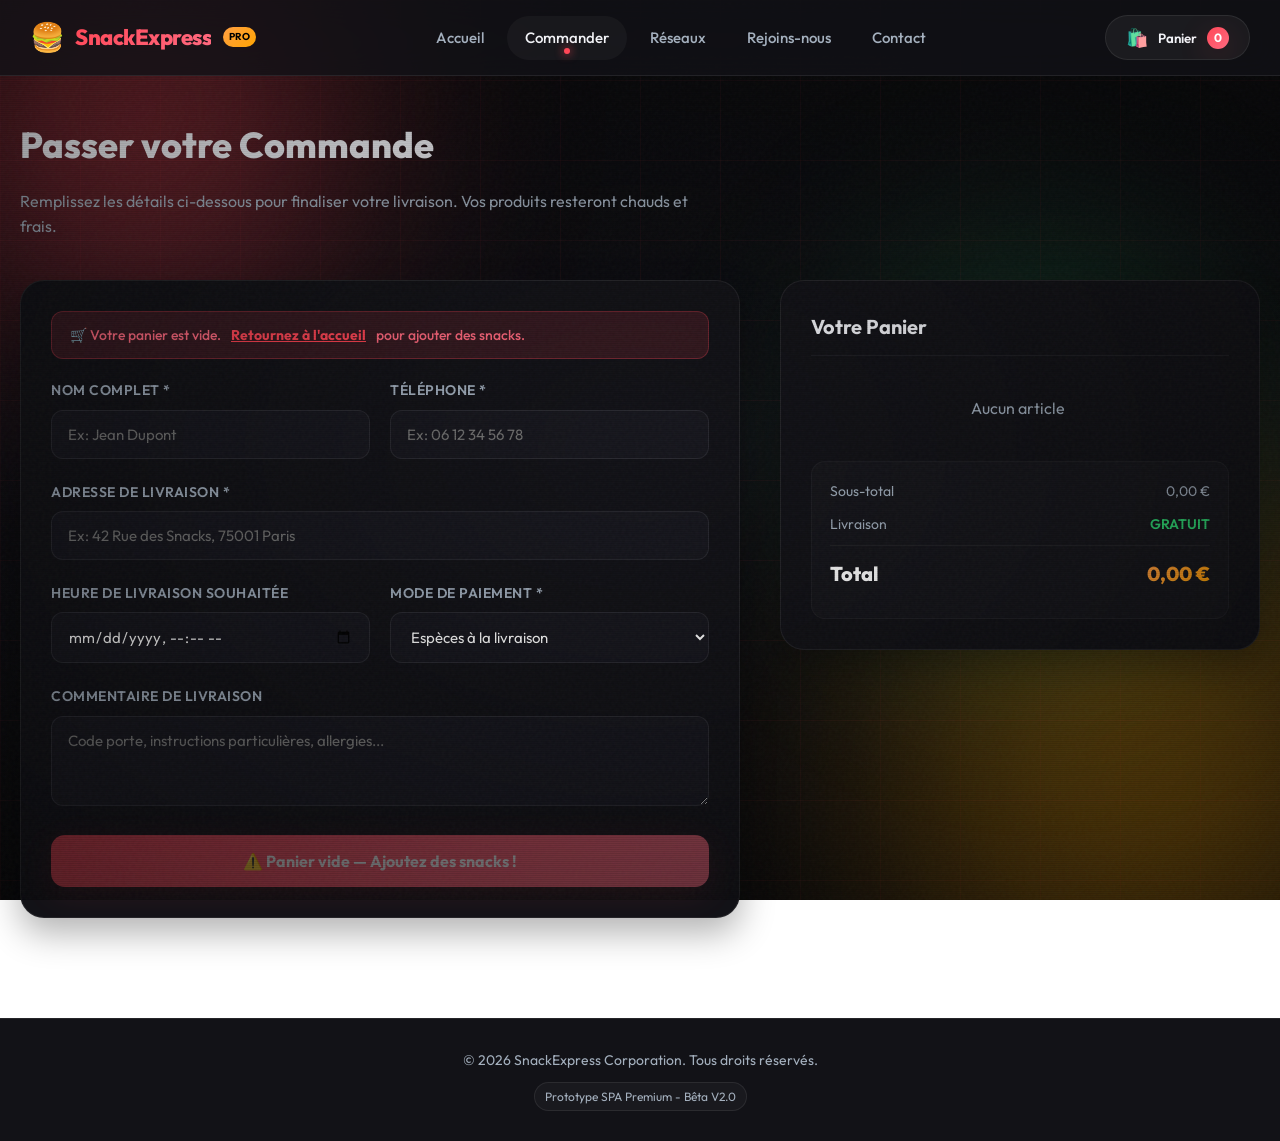
<file: commande.html>
<!DOCTYPE html>
<html>
<head>
  <meta charset="utf-8">
  <title>Redirection...</title>
  <script>
    window.location.href = "index.html#commande";
  </script>
</head>
<body>
  <p>Redirection vers la page de commande... <a href="index.html#commande">Cliquez ici</a> si vous n'êtes pas redirigé.</p>
</body>
</html>
</file>
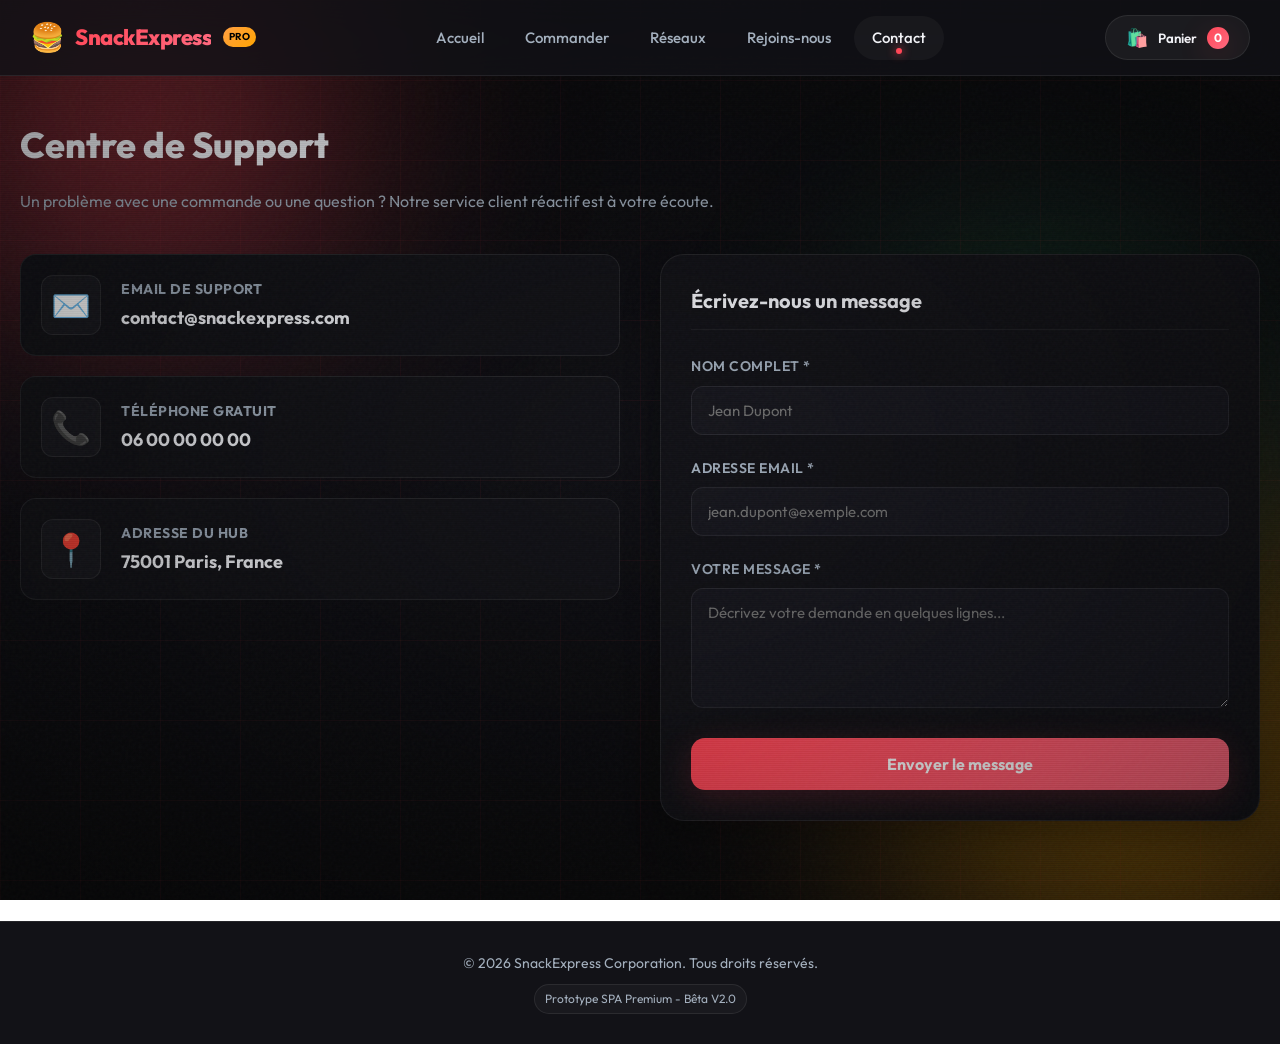
<file: contact.html>
<!DOCTYPE html>
<html>
<head>
  <meta charset="utf-8">
  <title>Redirection...</title>
  <script>
    window.location.href = "index.html#contact";
  </script>
</head>
<body>
  <p>Redirection vers la page contact... <a href="index.html#contact">Cliquez ici</a> si vous n'êtes pas redirigé.</p>
</body>
</html>
</file>
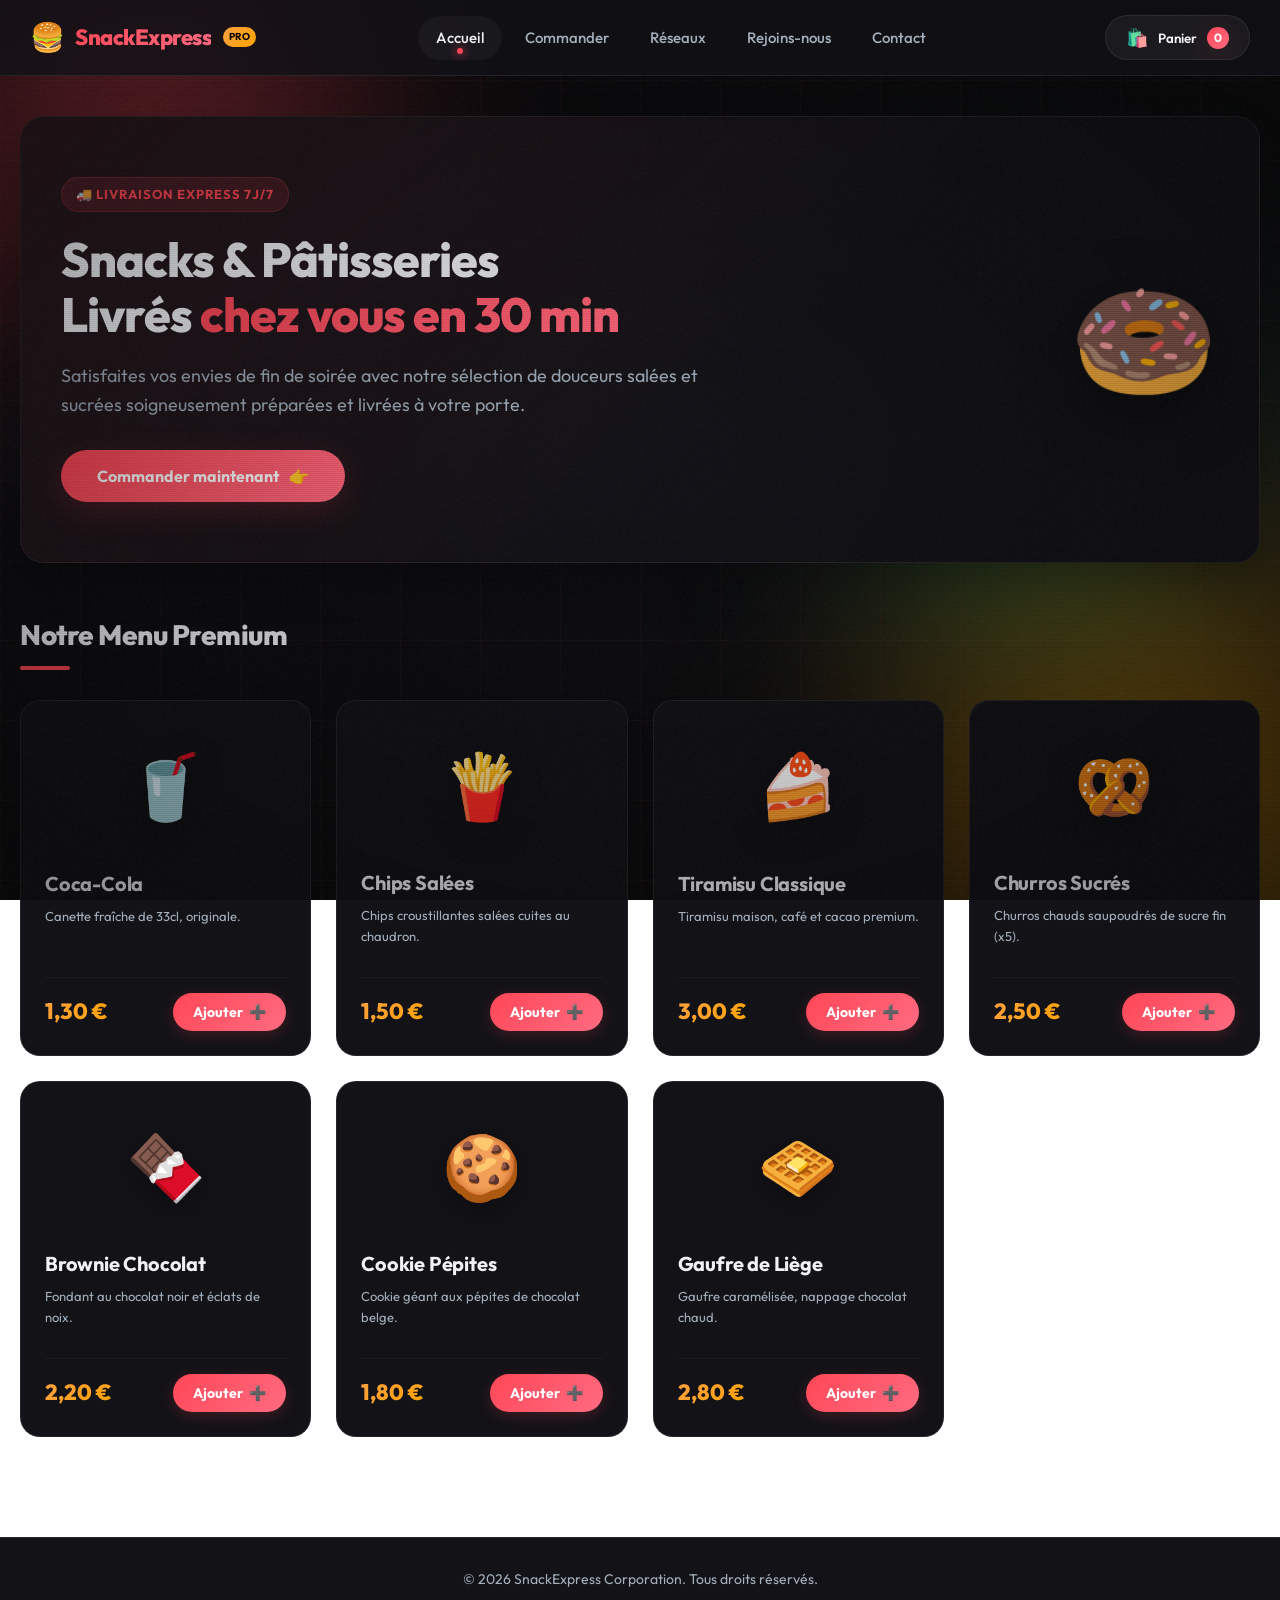
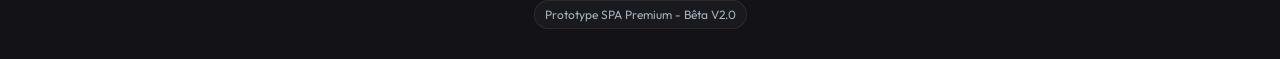
<file: index (1).html>
<!DOCTYPE html>
<html lang="fr">
<head>
  <meta charset="utf-8">
  <meta name="viewport" content="width=device-width, initial-scale=1.0">
  <title>SnackExpress | Livraison de snacks & pâtisseries à domicile</title>
  <meta name="description" content="SnackExpress : commandez vos snacks et pâtisseries préférés en ligne. Livraison rapide et service premium de nuit.">
  
  <!-- Google Fonts - Outfit -->
  <link rel="preconnect" href="https://fonts.googleapis.com">
  <link rel="preconnect" href="https://fonts.gstatic.com" crossorigin>
  <link href="https://fonts.googleapis.com/css2?family=Outfit:wght@300;400;500;600;700;800&display=swap" rel="stylesheet">
  
  <!-- 🎨 FOND ANIMÉ NÉON CSS -->
  <link rel="stylesheet" href="style-animated-bg.css">
  
  <style>
    /* Override des anciens styles du fond pour utiliser seulement les nouveaux */
    .animated-bg {
      z-index: -1 !important;
    }
    .blob {
      z-index: auto !important;
    }
    .particle {
      z-index: auto !important;
    }
    /* VARIABLES & THEME SYSTEM */
    :root {
      --bg-main: #0a0a0c;
      --bg-surface: #121217;
      --bg-surface-hover: #1b1b22;
      --bg-input: #17171e;
      --color-primary: #ff4757;
      --color-primary-rgb: 255, 71, 87;
      --color-accent: #ffa502;
      --color-success: #2ed573;
      --color-text: #f1f2f6;
      --color-text-muted: #a4b0be;
      --color-border: rgba(255, 255, 255, 0.08);
      --gradient-accent: linear-gradient(135deg, #ff4757, #ff6b81);
      --gradient-gold: linear-gradient(135deg, #ff9f43, #ffa502);
      --gradient-dark: linear-gradient(180deg, #121217 0%, #0a0a0c 100%);
      --glow-shadow: 0 8px 32px 0 rgba(255, 71, 87, 0.2);
      --border-radius: 16px;
      --transition: all 0.3s cubic-bezier(0.4, 0, 0.2, 1);
      --font-outfit: 'Outfit', sans-serif;
    }

    /* GLOBAL RESET & STYLES */
    * {
      box-sizing: border-box;
      margin: 0;
      padding: 0;
    }

    body {
      font-family: var(--font-outfit);
      background-color: transparent;
      color: var(--color-text);
      line-height: 1.6;
      overflow-x: hidden;
      min-height: 100vh;
      display: flex;
      flex-direction: column;
    }

    a {
      color: inherit;
      text-decoration: none;
    }

    button, input, select, textarea {
      font-family: inherit;
      color: inherit;
    }

    /* PREMIUM SCROLLBAR */
    ::-webkit-scrollbar {
      width: 8px;
    }
    ::-webkit-scrollbar-track {
      background: var(--bg-main);
    }
    ::-webkit-scrollbar-thumb {
      background: #23232c;
      border-radius: 10px;
    }
    ::-webkit-scrollbar-thumb:hover {
      background: var(--color-primary);
    }

    /* HEADER / NAVIGATION (GLASSMORPHISM) */
    header {
      position: sticky;
      top: 0;
      z-index: 100;
      background: rgba(18, 18, 23, 0.8);
      backdrop-filter: blur(15px);
      -webkit-backdrop-filter: blur(15px);
      border-bottom: var(--color-border) 1px solid;
      padding: 15px 30px;
      display: flex;
      justify-content: space-between;
      align-items: center;
      transition: var(--transition);
    }

    .logo-container {
      display: flex;
      align-items: center;
      gap: 10px;
      cursor: pointer;
    }

    .logo-icon {
      font-size: 28px;
      animation: pulse 2s infinite ease-in-out;
    }

    .logo-text {
      font-size: 22px;
      font-weight: 800;
      letter-spacing: -0.5px;
      background: var(--gradient-accent);
      -webkit-background-clip: text;
      -webkit-text-fill-color: transparent;
    }

    .logo-badge {
      font-size: 10px;
      background: var(--gradient-gold);
      color: #000;
      font-weight: 700;
      padding: 2px 6px;
      border-radius: 20px;
      text-transform: uppercase;
      margin-left: 2px;
    }

    nav {
      display: flex;
      gap: 5px;
    }

    nav a {
      color: var(--color-text-muted);
      font-weight: 500;
      font-size: 15px;
      padding: 10px 18px;
      border-radius: 25px;
      transition: var(--transition);
      position: relative;
    }

    nav a:hover, nav a.active {
      color: var(--color-text);
      background: rgba(255, 255, 255, 0.04);
    }

    nav a.active::after {
      content: '';
      position: absolute;
      bottom: 6px;
      left: 50%;
      transform: translateX(-50%);
      width: 6px;
      height: 6px;
      border-radius: 50%;
      background: var(--color-primary);
      box-shadow: 0 0 10px var(--color-primary);
    }

    .nav-actions {
      display: flex;
      align-items: center;
      gap: 15px;
    }

    /* CART TRIGGER BUTTON */
    .cart-trigger {
      background: rgba(255, 255, 255, 0.05);
      border: 1px solid var(--color-border);
      padding: 10px 20px;
      border-radius: 30px;
      cursor: pointer;
      display: flex;
      align-items: center;
      gap: 10px;
      font-weight: 600;
      transition: var(--transition);
      position: relative;
      overflow: hidden;
    }

    .cart-trigger::before {
      content: '';
      position: absolute;
      top: 0;
      left: -100%;
      width: 100%;
      height: 100%;
      background: linear-gradient(90deg, transparent, rgba(255, 255, 255, 0.08), transparent);
      transition: 0.5s;
    }

    .cart-trigger:hover::before {
      left: 100%;
    }

    .cart-trigger:hover {
      background: rgba(255, 71, 87, 0.1);
      border-color: rgba(255, 71, 87, 0.3);
      color: var(--color-primary);
      transform: translateY(-2px);
    }

    .cart-icon {
      font-size: 18px;
    }

    .cart-count-badge {
      background: var(--gradient-accent);
      color: white;
      font-size: 12px;
      font-weight: 700;
      width: 22px;
      height: 22px;
      border-radius: 50%;
      display: flex;
      align-items: center;
      justify-content: center;
      box-shadow: var(--glow-shadow);
      animation: pop 0.3s ease-out;
    }

    /* MAIN CONTAINER & SPA VIEWS */
    main {
      flex: 1;
      max-width: 1300px;
      width: 100%;
      margin: 0 auto;
      padding: 40px 20px;
      position: relative;
    }

    .spa-view {
      display: none;
      animation: fadeIn 0.4s cubic-bezier(0.4, 0, 0.2, 1) forwards;
    }

    .spa-view.active-view {
      display: block;
    }

    /* HERO SECTION */
    .hero {
      background: linear-gradient(135deg, rgba(255, 71, 87, 0.1) 0%, rgba(18, 18, 23, 0) 60%), var(--bg-surface);
      border-radius: 24px;
      padding: 60px 40px;
      text-align: left;
      position: relative;
      overflow: hidden;
      border: 1px solid var(--color-border);
      margin-bottom: 50px;
      box-shadow: 0 20px 40px rgba(0, 0, 0, 0.3);
      display: flex;
      justify-content: space-between;
      align-items: center;
      gap: 30px;
    }

    .hero-content {
      max-width: 650px;
      position: relative;
      z-index: 2;
    }

    .hero-badge {
      display: inline-block;
      background: rgba(255, 71, 87, 0.15);
      color: var(--color-primary);
      padding: 6px 14px;
      border-radius: 30px;
      font-size: 13px;
      font-weight: 700;
      letter-spacing: 1px;
      text-transform: uppercase;
      margin-bottom: 20px;
      border: 1px solid rgba(255, 71, 87, 0.25);
    }

    .hero h1 {
      font-size: 48px;
      font-weight: 800;
      line-height: 1.15;
      margin-bottom: 20px;
      letter-spacing: -1px;
    }

    .hero h1 span {
      background: var(--gradient-accent);
      -webkit-background-clip: text;
      -webkit-text-fill-color: transparent;
    }

    .hero p {
      font-size: 18px;
      color: var(--color-text-muted);
      margin-bottom: 30px;
    }

    .hero-btn {
      background: var(--gradient-accent);
      color: white;
      border: none;
      font-size: 16px;
      font-weight: 700;
      padding: 16px 36px;
      border-radius: 30px;
      cursor: pointer;
      box-shadow: var(--glow-shadow);
      transition: var(--transition);
      display: inline-flex;
      align-items: center;
      gap: 10px;
    }

    .hero-btn:hover {
      transform: translateY(-3px);
      box-shadow: 0 12px 40px 0 rgba(255, 71, 87, 0.35);
    }

    .hero-image-decor {
      font-size: 120px;
      user-select: none;
      filter: drop-shadow(0 15px 30px rgba(0,0,0,0.5));
      animation: float 6s infinite ease-in-out;
      display: block;
    }

    @media (max-width: 900px) {
      .hero {
        flex-direction: column;
        padding: 40px 25px;
        text-align: center;
      }
      .hero-image-decor {
        display: none;
      }
      .hero h1 {
        font-size: 36px;
      }
    }

    /* MENU SECTION */
    .menu-title-container {
      margin-bottom: 30px;
      display: flex;
      justify-content: space-between;
      align-items: flex-end;
    }

    .section-title {
      font-size: 28px;
      font-weight: 800;
      letter-spacing: -0.5px;
      position: relative;
    }

    .section-title::after {
      content: '';
      display: block;
      width: 50px;
      height: 4px;
      background: var(--color-primary);
      border-radius: 2px;
      margin-top: 8px;
    }

    .cards-grid {
      display: grid;
      grid-template-columns: repeat(auto-fill, minmax(250px, 1fr));
      gap: 25px;
    }

    /* CARD DESIGN */
    .card {
      background: var(--bg-surface);
      border: 1px solid var(--color-border);
      border-radius: 20px;
      padding: 24px;
      transition: var(--transition);
      position: relative;
      overflow: hidden;
      display: flex;
      flex-direction: column;
      justify-content: space-between;
      height: 100%;
    }

    .card::before {
      content: '';
      position: absolute;
      top: 0;
      left: 0;
      width: 100%;
      height: 100%;
      background: radial-gradient(circle at top right, rgba(255, 71, 87, 0.05), transparent 60%);
      opacity: 0;
      transition: var(--transition);
      pointer-events: none;
    }

    .card:hover {
      transform: translateY(-6px);
      border-color: rgba(255, 71, 87, 0.2);
      box-shadow: 0 15px 30px rgba(0, 0, 0, 0.4), 0 0 1px 1px rgba(255, 71, 87, 0.1) inset;
    }

    .card:hover::before {
      opacity: 1;
    }

    .card-top {
      text-align: center;
      padding: 10px 0 20px 0;
      position: relative;
    }

    .card-emoji {
      font-size: 64px;
      display: inline-block;
      margin-bottom: 10px;
      transition: var(--transition);
      filter: drop-shadow(0 8px 16px rgba(0,0,0,0.3));
    }

    .card:hover .card-emoji {
      transform: scale(1.15) rotate(5deg);
    }

    .card-info {
      text-align: left;
    }

    .card-info h3 {
      font-size: 20px;
      font-weight: 700;
      margin-bottom: 6px;
      letter-spacing: -0.2px;
    }

    .card-description {
      font-size: 13px;
      color: var(--color-text-muted);
      margin-bottom: 15px;
      min-height: 40px;
    }

    .card-bottom {
      display: flex;
      justify-content: space-between;
      align-items: center;
      margin-top: 15px;
      border-top: 1px solid rgba(255,255,255,0.04);
      padding-top: 15px;
    }

    .card-price {
      font-size: 22px;
      font-weight: 800;
      background: var(--gradient-gold);
      -webkit-background-clip: text;
      -webkit-text-fill-color: transparent;
    }

    .add-to-cart-btn {
      background: var(--gradient-accent);
      color: white;
      border: none;
      font-weight: 700;
      font-size: 14px;
      padding: 10px 20px;
      border-radius: 25px;
      cursor: pointer;
      display: flex;
      align-items: center;
      gap: 6px;
      transition: var(--transition);
      box-shadow: 0 4px 15px rgba(255, 71, 87, 0.2);
    }

    .add-to-cart-btn:hover {
      box-shadow: 0 6px 20px rgba(255, 71, 87, 0.4);
      transform: scale(1.05);
    }

    /* DOUBLE COLUMN LAYOUT FOR CHECKOUT */
    .checkout-container {
      display: grid;
      grid-template-columns: 1.5fr 1fr;
      gap: 40px;
      align-items: start;
    }

    @media (max-width: 1000px) {
      .checkout-container {
        grid-template-columns: 1fr;
      }
    }

    /* CHOSE PANEL STYLING */
    .premium-panel {
      background: var(--bg-surface);
      border: 1px solid var(--color-border);
      border-radius: 24px;
      padding: 30px;
      box-shadow: 0 15px 35px rgba(0,0,0,0.3);
    }

    .form-group {
      margin-bottom: 22px;
      position: relative;
    }

    .form-group label {
      display: block;
      font-size: 14px;
      font-weight: 600;
      color: var(--color-text-muted);
      margin-bottom: 8px;
      text-transform: uppercase;
      letter-spacing: 0.5px;
    }

    .input-wrapper {
      position: relative;
    }

    .input-wrapper input, .input-wrapper select, .input-wrapper textarea {
      width: 100%;
      background: var(--bg-input);
      border: 1px solid var(--color-border);
      padding: 14px 16px;
      border-radius: 12px;
      color: white;
      font-size: 15px;
      transition: var(--transition);
    }

    .input-wrapper input:focus, .input-wrapper select:focus, .input-wrapper textarea:focus {
      outline: none;
      border-color: var(--color-primary);
      box-shadow: 0 0 0 3px rgba(255, 71, 87, 0.15);
      background: var(--bg-surface-hover);
    }

    .input-wrapper textarea {
      resize: vertical;
      min-height: 90px;
    }

    .form-row {
      display: grid;
      grid-template-columns: 1fr 1fr;
      gap: 20px;
    }

    @media (max-width: 600px) {
      .form-row {
        grid-template-columns: 1fr;
      }
    }

    .checkout-btn {
      width: 100%;
      background: var(--gradient-accent);
      color: white;
      border: none;
      padding: 16px;
      border-radius: 14px;
      font-size: 16px;
      font-weight: 700;
      cursor: pointer;
      box-shadow: var(--glow-shadow);
      transition: var(--transition);
      display: flex;
      align-items: center;
      justify-content: center;
      gap: 10px;
      margin-top: 10px;
    }

    .checkout-btn:hover {
      box-shadow: 0 10px 30px rgba(255, 71, 87, 0.35);
      transform: translateY(-2px);
    }

    /* SUMMARY PANEL */
    .summary-title {
      font-size: 20px;
      font-weight: 700;
      margin-bottom: 20px;
      border-bottom: 1px solid rgba(255,255,255,0.06);
      padding-bottom: 12px;
    }

    .summary-items {
      max-height: 250px;
      overflow-y: auto;
      margin-bottom: 20px;
      padding-right: 5px;
    }

    .summary-item {
      display: flex;
      justify-content: space-between;
      align-items: center;
      padding: 10px 0;
      border-bottom: 1px solid rgba(255,255,255,0.03);
    }

    .summary-item-left {
      display: flex;
      align-items: center;
      gap: 10px;
    }

    .summary-item-emoji {
      font-size: 22px;
    }

    .summary-item-name {
      font-weight: 500;
      font-size: 14px;
    }

    .summary-item-qty {
      font-size: 12px;
      color: var(--color-text-muted);
      background: rgba(255,255,255,0.05);
      padding: 2px 8px;
      border-radius: 12px;
    }

    .summary-item-price {
      font-weight: 600;
      font-size: 15px;
    }

    .summary-totals {
      background: rgba(255, 255, 255, 0.02);
      border-radius: 14px;
      padding: 18px;
      border: 1px solid rgba(255,255,255,0.04);
    }

    .summary-row {
      display: flex;
      justify-content: space-between;
      margin-bottom: 10px;
      font-size: 14px;
      color: var(--color-text-muted);
    }

    .summary-row.total {
      margin-top: 10px;
      border-top: 1px solid rgba(255,255,255,0.06);
      padding-top: 12px;
      font-size: 20px;
      font-weight: 800;
      color: white;
    }

    .summary-row.total .total-price {
      background: var(--gradient-gold);
      -webkit-background-clip: text;
      -webkit-text-fill-color: transparent;
    }

    /* EMPTY CART PLACEHOLDERS */
    .empty-cart-state {
      text-align: center;
      padding: 40px 20px;
      color: var(--color-text-muted);
    }

    .empty-cart-icon {
      font-size: 60px;
      margin-bottom: 15px;
      opacity: 0.5;
    }

    /* GORGEOUS TICKET/RECEIPT */
    .receipt-wrapper {
      max-width: 500px;
      margin: 40px auto;
      perspective: 1000px;
    }

    .receipt-card {
      background: #fafafa;
      color: #111116;
      border-radius: 12px;
      padding: 35px 25px 25px 25px;
      box-shadow: 0 25px 50px rgba(0,0,0,0.5);
      position: relative;
      font-family: 'Courier New', Courier, monospace;
      font-size: 14px;
      border-top: 10px solid var(--color-primary);
      animation: receiptShow 0.6s cubic-bezier(0.175, 0.885, 0.32, 1.1) forwards;
    }

    /* Zigzag edge bottom */
    .receipt-card::after {
      content: '';
      position: absolute;
      bottom: -10px;
      left: 0;
      width: 100%;
      height: 10px;
      background: linear-gradient(-45deg, transparent 8px, #fafafa 0), linear-gradient(45deg, transparent 8px, #fafafa 0);
      background-size: 16px 16px;
      background-repeat: repeat-x;
    }

    .receipt-header {
      text-align: center;
      border-bottom: 2px dashed #bbb;
      padding-bottom: 20px;
      margin-bottom: 20px;
    }

    .receipt-title {
      font-family: var(--font-outfit);
      font-weight: 800;
      font-size: 24px;
      letter-spacing: -0.5px;
      color: #000;
    }

    .receipt-subtitle {
      font-size: 11px;
      color: #666;
      text-transform: uppercase;
      letter-spacing: 1px;
      margin-top: 4px;
    }

    .receipt-info {
      margin-bottom: 20px;
      font-size: 13px;
      line-height: 1.4;
    }

    .receipt-row {
      display: flex;
      justify-content: space-between;
      margin-bottom: 8px;
    }

    .receipt-table {
      width: 100%;
      border-collapse: collapse;
      border-bottom: 2px dashed #bbb;
      margin-bottom: 15px;
      padding-bottom: 15px;
    }

    .receipt-table th {
      text-align: left;
      font-weight: bold;
      border-bottom: 1px solid #ddd;
      padding: 6px 0;
      font-size: 12px;
      color: #666;
    }

    .receipt-table td {
      padding: 8px 0;
      font-size: 13px;
    }

    .receipt-table .text-right {
      text-align: right;
    }

    .receipt-total-section {
      border-bottom: 2px dashed #bbb;
      padding-bottom: 15px;
      margin-bottom: 20px;
    }

    .receipt-grand-total {
      display: flex;
      justify-content: space-between;
      font-size: 18px;
      font-weight: 800;
      color: #000;
    }

    .receipt-delivery-details {
      background: rgba(0,0,0,0.03);
      padding: 15px;
      border-radius: 8px;
      margin-bottom: 20px;
      font-size: 12px;
      line-height: 1.5;
    }

    .receipt-delivery-details h4 {
      font-weight: bold;
      margin-bottom: 6px;
      color: #000;
      font-family: var(--font-outfit);
      font-size: 13px;
    }

    .receipt-barcode {
      text-align: center;
      margin: 25px 0 10px 0;
    }

    .receipt-barcode-visual {
      height: 40px;
      background: repeating-linear-gradient(90deg, #111, #111 2px, transparent 2px, transparent 6px);
      width: 70%;
      margin: 0 auto 5px auto;
    }

    .receipt-barcode-text {
      font-size: 10px;
      color: #555;
    }

    .receipt-footer {
      text-align: center;
      font-size: 11px;
      color: #777;
      margin-top: 15px;
    }

    .receipt-action-buttons {
      display: flex;
      gap: 15px;
      margin-top: 25px;
      justify-content: center;
    }

    .btn-secondary {
      background: rgba(255,255,255,0.06);
      border: 1px solid var(--color-border);
      color: white;
      padding: 12px 24px;
      border-radius: 20px;
      cursor: pointer;
      font-weight: 600;
      font-size: 14px;
      transition: var(--transition);
    }

    .btn-secondary:hover {
      background: rgba(255,255,255,0.12);
    }

    /* NETWORKS VIEW */
    .networks-grid {
      display: grid;
      grid-template-columns: repeat(auto-fit, minmax(280px, 1fr));
      gap: 25px;
      margin-top: 20px;
    }

    .network-card {
      background: var(--bg-surface);
      border: 1px solid var(--color-border);
      border-radius: 20px;
      padding: 30px;
      text-align: center;
      transition: var(--transition);
      cursor: pointer;
    }

    .network-card:hover {
      transform: translateY(-6px);
      box-shadow: 0 15px 30px rgba(0, 0, 0, 0.4);
    }

    .network-card.snapchat:hover {
      border-color: #fffc00;
      background: linear-gradient(135deg, rgba(255, 252, 0, 0.05), var(--bg-surface));
    }

    .network-card.instagram:hover {
      border-color: #e1306c;
      background: linear-gradient(135deg, rgba(225, 48, 108, 0.05), var(--bg-surface));
    }

    .network-icon {
      font-size: 48px;
      margin-bottom: 15px;
    }

    .network-name {
      font-size: 20px;
      font-weight: 700;
      margin-bottom: 5px;
    }

    .network-handle {
      font-size: 15px;
      color: var(--color-primary);
      font-weight: 600;
    }

    .network-desc {
      font-size: 13px;
      color: var(--color-text-muted);
      margin-top: 10px;
    }

    /* JOIN-US & CONTACT VIEWS */
    .info-header {
      max-width: 700px;
      margin-bottom: 40px;
    }

    .info-header h2 {
      font-size: 36px;
      font-weight: 800;
      margin-bottom: 15px;
    }

    .info-header p {
      font-size: 16px;
      color: var(--color-text-muted);
    }

    .info-grid {
      display: grid;
      grid-template-columns: 1fr 1fr;
      gap: 40px;
      align-items: start;
    }

    @media (max-width: 900px) {
      .info-grid {
        grid-template-columns: 1fr;
      }
    }

    .contact-details {
      display: flex;
      flex-direction: column;
      gap: 20px;
    }

    .contact-detail-card {
      background: var(--bg-surface);
      border: 1px solid var(--color-border);
      border-radius: 16px;
      padding: 20px;
      display: flex;
      align-items: center;
      gap: 20px;
    }

    .contact-detail-icon {
      font-size: 32px;
      width: 60px;
      height: 60px;
      border-radius: 12px;
      background: rgba(255, 255, 255, 0.03);
      display: flex;
      align-items: center;
      justify-content: center;
      border: 1px solid var(--color-border);
    }

    .contact-detail-info h4 {
      font-size: 14px;
      text-transform: uppercase;
      letter-spacing: 0.5px;
      color: var(--color-text-muted);
      margin-bottom: 4px;
    }

    .contact-detail-info p {
      font-size: 18px;
      font-weight: 700;
    }

    /* CART DRAWER SLIDE-OVER */
    .cart-drawer-overlay {
      position: fixed;
      top: 0;
      left: 0;
      width: 100vw;
      height: 100vh;
      background: rgba(0,0,0,0.6);
      backdrop-filter: blur(5px);
      -webkit-backdrop-filter: blur(5px);
      z-index: 200;
      opacity: 0;
      visibility: hidden;
      transition: var(--transition);
    }

    .cart-drawer-overlay.open {
      opacity: 1;
      visibility: visible;
    }

    .cart-drawer {
      position: fixed;
      top: 0;
      right: -450px;
      width: 100%;
      max-width: 450px;
      height: 100vh;
      background: var(--bg-surface);
      border-left: 1px solid var(--color-border);
      z-index: 201;
      box-shadow: -10px 0 40px rgba(0,0,0,0.5);
      display: flex;
      flex-direction: column;
      transition: transform 0.4s cubic-bezier(0.16, 1, 0.3, 1);
    }

    .cart-drawer-overlay.open .cart-drawer {
      transform: translateX(-450px);
    }

    @media (max-width: 450px) {
      .cart-drawer-overlay.open .cart-drawer {
        transform: translateX(-100%);
      }
      .cart-drawer {
        right: -100%;
        max-width: 100%;
      }
    }

    .cart-drawer-header {
      padding: 24px;
      border-bottom: 1px solid var(--color-border);
      display: flex;
      justify-content: space-between;
      align-items: center;
    }

    .cart-drawer-header h3 {
      font-size: 20px;
      font-weight: 700;
      display: flex;
      align-items: center;
      gap: 10px;
    }

    .close-cart-btn {
      background: rgba(255,255,255,0.05);
      border: 1px solid var(--color-border);
      width: 36px;
      height: 36px;
      border-radius: 50%;
      cursor: pointer;
      display: flex;
      align-items: center;
      justify-content: center;
      font-size: 18px;
      transition: var(--transition);
    }

    .close-cart-btn:hover {
      background: rgba(255,255,255,0.1);
      transform: scale(1.05);
    }

    .cart-drawer-body {
      flex: 1;
      overflow-y: auto;
      padding: 24px;
    }

    .cart-item {
      display: flex;
      gap: 15px;
      padding: 15px 0;
      border-bottom: 1px solid rgba(255,255,255,0.04);
      align-items: center;
    }

    .cart-item-emoji {
      font-size: 36px;
      width: 60px;
      height: 60px;
      border-radius: 12px;
      background: rgba(255,255,255,0.02);
      border: 1px solid var(--color-border);
      display: flex;
      align-items: center;
      justify-content: center;
    }

    .cart-item-info {
      flex: 1;
    }

    .cart-item-info h4 {
      font-size: 15px;
      font-weight: 700;
      margin-bottom: 4px;
    }

    .cart-item-info p {
      font-size: 13px;
      color: var(--color-text-muted);
    }

    .cart-item-controls {
      display: flex;
      align-items: center;
      gap: 10px;
    }

    .qty-btn {
      background: rgba(255,255,255,0.05);
      border: 1px solid var(--color-border);
      width: 28px;
      height: 28px;
      border-radius: 50%;
      cursor: pointer;
      display: flex;
      align-items: center;
      justify-content: center;
      font-weight: bold;
      font-size: 14px;
      transition: var(--transition);
    }

    .qty-btn:hover {
      background: rgba(255,255,255,0.15);
      color: white;
    }

    .qty-val {
      font-size: 15px;
      font-weight: 700;
      width: 20px;
      text-align: center;
    }

    .remove-item-btn {
      background: transparent;
      border: none;
      color: var(--color-text-muted);
      cursor: pointer;
      font-size: 16px;
      padding: 5px;
      transition: var(--transition);
    }

    .remove-item-btn:hover {
      color: var(--color-primary);
      transform: scale(1.1);
    }

    .cart-drawer-footer {
      padding: 24px;
      border-top: 1px solid var(--color-border);
      background: rgba(18, 18, 23, 0.5);
    }

    .cart-drawer-total {
      display: flex;
      justify-content: space-between;
      align-items: center;
      margin-bottom: 20px;
    }

    .cart-drawer-total-label {
      font-size: 15px;
      color: var(--color-text-muted);
    }

    .cart-drawer-total-price {
      font-size: 24px;
      font-weight: 800;
      background: var(--gradient-gold);
      -webkit-background-clip: text;
      -webkit-text-fill-color: transparent;
    }

    .cart-checkout-btn {
      width: 100%;
      background: var(--gradient-accent);
      color: white;
      border: none;
      padding: 16px;
      border-radius: 30px;
      font-size: 15px;
      font-weight: 700;
      cursor: pointer;
      box-shadow: var(--glow-shadow);
      transition: var(--transition);
      display: flex;
      align-items: center;
      justify-content: center;
      gap: 10px;
    }

    .cart-checkout-btn:hover {
      box-shadow: 0 10px 25px rgba(255, 71, 87, 0.35);
      transform: translateY(-2px);
    }

    /* FOOTER */
    footer {
      border-top: 1px solid var(--color-border);
      background: var(--bg-surface);
      padding: 30px 20px;
      text-align: center;
      font-size: 14px;
      color: var(--color-text-muted);
      margin-top: 60px;
    }

    footer p {
      margin-bottom: 10px;
    }

    .footer-badge {
      display: inline-block;
      background: rgba(255,255,255,0.03);
      border: 1px solid var(--color-border);
      padding: 4px 10px;
      border-radius: 20px;
      font-size: 12px;
    }

    /* FLOATING ACTIONS (MOBILE QUICK CART) */
    .mobile-cart-float {
      position: fixed;
      bottom: 25px;
      right: 25px;
      background: var(--gradient-accent);
      color: white;
      border-radius: 50%;
      width: 60px;
      height: 60px;
      display: none;
      align-items: center;
      justify-content: center;
      box-shadow: var(--glow-shadow);
      cursor: pointer;
      z-index: 99;
      transition: var(--transition);
      border: none;
    }

    .mobile-cart-float:hover {
      transform: scale(1.1) rotate(-5deg);
    }

    .mobile-cart-badge {
      position: absolute;
      top: -3px;
      right: -3px;
      background: var(--color-accent);
      color: #000;
      font-size: 11px;
      font-weight: 700;
      width: 20px;
      height: 20px;
      border-radius: 50%;
      display: flex;
      align-items: center;
      justify-content: center;
      box-shadow: 0 4px 10px rgba(0,0,0,0.3);
    }

    @media (max-width: 768px) {
      .mobile-cart-float {
        display: flex;
      }
      .header-cart-container {
        display: none;
      }
    }

    /* CUSTOM ALERTS */
    .alert {
      padding: 12px 18px;
      border-radius: 12px;
      margin-bottom: 20px;
      font-size: 14px;
      font-weight: 500;
      display: none;
      animation: pop 0.3s ease-out;
    }

    .alert-error {
      background: rgba(255, 71, 87, 0.15);
      border: 1px solid rgba(255, 71, 87, 0.3);
      color: #ff6b81;
    }

    /* ANIMATIONS DEFINITIONS */
    @keyframes fadeIn {
      from { opacity: 0; transform: translateY(10px); }
      to { opacity: 1; transform: translateY(0); }
    }

    @keyframes pop {
      0% { transform: scale(0.8); opacity: 0; }
      70% { transform: scale(1.1); }
      100% { transform: scale(1); opacity: 1; }
    }

    @keyframes pulse {
      0%, 100% { transform: scale(1); }
      50% { transform: scale(1.08); }
    }

    @keyframes float {
      0%, 100% { transform: translateY(0) rotate(0deg); }
      50% { transform: translateY(-12px) rotate(3deg); }
    }

    @keyframes receiptShow {
      from { opacity: 0; transform: scale(0.9) rotateY(10deg); }
      to { opacity: 1; transform: scale(1) rotateY(0); }
    }

    /* MOBILE & NEW FEATURE IMPROVEMENTS */
    @media (max-width: 768px) {
      .checkout-container {
        gap: 20px;
      }
      .premium-panel {
        padding: 20px 15px;
        border-radius: 18px;
      }
    }

    /* COLLAPSIBLE SUMMARY FOR MOBILE */
    .summary-toggle-header {
      display: none;
      justify-content: space-between;
      align-items: center;
      cursor: pointer;
      padding: 5px 0 15px 0;
      border-bottom: 1px solid rgba(255, 255, 255, 0.06);
      margin-bottom: 10px;
    }

    .summary-toggle-title {
      font-size: 18px;
      font-weight: 700;
      display: flex;
      align-items: center;
      gap: 8px;
    }

    .summary-toggle-total {
      font-size: 18px;
      font-weight: 800;
      color: var(--color-accent);
    }

    .toggle-arrow {
      font-size: 12px;
      transition: var(--transition);
      display: inline-block;
    }

    @media (max-width: 768px) {
      .summary-toggle-header {
        display: flex;
      }
      .summary-title {
        display: none;
      }
      .summary-items {
        display: none;
        margin-top: 15px;
      }
      .summary-items.open {
        display: block;
      }
      .summary-toggle-header.open .toggle-arrow {
        transform: rotate(180deg);
      }
    }

    /* CLEAR CART BUTTON */
    .clear-cart-btn {
      background: rgba(255, 71, 87, 0.1);
      border: 1px solid rgba(255, 71, 87, 0.2);
      color: var(--color-primary);
      padding: 6px 12px;
      border-radius: 20px;
      cursor: pointer;
      font-size: 13px;
      font-weight: 600;
      transition: var(--transition);
      margin-left: auto;
      margin-right: 15px;
    }

    .clear-cart-btn:hover {
      background: var(--color-primary);
      color: white;
      transform: scale(1.05);
    }

    .clear-cart-btn:disabled {
      opacity: 0.4;
      cursor: not-allowed;
      background: rgba(255, 255, 255, 0.03);
      border-color: var(--color-border);
      color: var(--color-text-muted);
    }

    /* WHATSAPP CONFIRMATION BUTTON */
    .whatsapp-btn {
      margin-top: 15px;
      margin-bottom: 5px;
      width: 100%;
      display: flex;
      align-items: center;
      justify-content: center;
      gap: 10px;
      background-color: #25D366;
      color: white;
      padding: 14px 20px;
      border-radius: 8px;
      font-weight: 700;
      text-decoration: none;
      box-shadow: 0 4px 15px rgba(37, 211, 102, 0.3);
      transition: var(--transition);
      font-size: 16px;
      border: none;
      cursor: pointer;
    }
    .whatsapp-btn:hover {
      background-color: #20ba5a;
      transform: translateY(-2px);
      box-shadow: 0 6px 20px rgba(37, 211, 102, 0.5);
      color: white;
    }
    /* MOBILE RESPONSIVENESS */
    @media (max-width: 768px) {
      header {
        padding: 10px;
        flex-direction: column;
        align-items: flex-start;
        gap: 12px;
      }

      .logo-icon {
        font-size: 22px;
      }

      .logo-text {
        font-size: 18px;
      }

      .header-cart-container {
        position: absolute;
        top: 10px;
        right: 10px;
      }

      .cart-trigger {
        padding: 8px 14px;
        font-size: 13px;
      }

      nav {
        width: 100%;
        overflow-x: auto;
        justify-content: flex-start;
        gap: 8px;
        padding-bottom: 5px;
        -webkit-overflow-scrolling: touch;
        scrollbar-width: none; /* Firefox */
      }
      
      nav::-webkit-scrollbar {
        display: none; /* Safari/Chrome */
      }

      nav a {
        font-size: 13px;
        padding: 8px 14px;
        white-space: nowrap;
      }

      .hero h1 {
        font-size: 32px;
      }
      
    /* 🌟 ULTRA PREMIUM NÉON ANIMATED BACKGROUND 🌟 */
    .animated-bg {
      position: fixed;
      top: 0;
      left: 0;
      width: 100vw;
      height: 100vh;
      z-index: -1;
      overflow: hidden;
      background: linear-gradient(135deg, #0a0a0c 0%, #0f0f14 50%, #0a0a0c 100%);
      pointer-events: none;
      filter: brightness(1) contrast(1.05);
    }

    /* 🔴 BLOBS NÉON FOOD - ULTRA STYLÉ */
    .blob {
      position: absolute;
      filter: blur(130px);
      z-index: 1;
      border-radius: 50%;
      animation: float 20s infinite ease-in-out;
      transition: transform 0.6s cubic-bezier(0.34, 1.56, 0.64, 1);
      will-change: transform;
      mix-blend-mode: screen;
    }

    .blob-1 {
      width: 500px;
      height: 500px;
      background: radial-gradient(circle at 30% 30%, rgba(255, 107, 129, 0.5), rgba(255, 71, 87, 0.25), rgba(255, 71, 87, 0.05));
      top: -15%;
      left: -12%;
      animation: float 22s infinite alternate ease-in-out, pulse-blob 4s infinite ease-in-out;
      box-shadow: 
        0 0 100px rgba(255, 71, 87, 0.5),
        0 0 150px rgba(255, 71, 87, 0.3),
        inset 0 0 80px rgba(255, 107, 129, 0.4);
      filter: blur(130px) drop-shadow(0 0 40px rgba(255, 71, 87, 0.3));
    }

    .blob-2 {
      width: 600px;
      height: 600px;
      background: radial-gradient(circle at 40% 40%, rgba(255, 200, 100, 0.45), rgba(255, 165, 2, 0.25), rgba(255, 165, 2, 0.05));
      bottom: -18%;
      right: -8%;
      animation-duration: 28s, 5s;
      animation-delay: 0s, -1s;
      animation-name: float, pulse-blob;
      mix-blend-mode: screen;
      box-shadow: 
        0 0 120px rgba(255, 165, 2, 0.45),
        0 0 180px rgba(255, 165, 2, 0.25),
        inset 0 0 100px rgba(255, 200, 100, 0.3);
      filter: blur(130px) drop-shadow(0 0 50px rgba(255, 165, 2, 0.35));
    }

    .blob-3 {
      width: 400px;
      height: 400px;
      background: radial-gradient(circle at 50% 50%, rgba(100, 255, 180, 0.35), rgba(46, 213, 115, 0.15), rgba(46, 213, 115, 0.02));
      top: 35%;
      right: 8%;
      animation-duration: 32s, 6s;
      animation-delay: -8s, -2s;
      animation-name: float, pulse-blob;
      mix-blend-mode: overlay;
      box-shadow: 
        0 0 80px rgba(46, 213, 115, 0.35),
        0 0 130px rgba(100, 255, 180, 0.2),
        inset 0 0 70px rgba(100, 255, 180, 0.2);
      filter: blur(130px) drop-shadow(0 0 35px rgba(46, 213, 115, 0.25));
    }

    /* ===== GRILLE SUBTILE EN MOUVEMENT ===== */
    .animated-grid {
      position: absolute;
      top: 0;
      left: 0;
      width: 100%;
      height: 100%;
      background-image: 
        linear-gradient(90deg, rgba(255, 71, 87, 0.08) 1px, transparent 1px),
        linear-gradient(rgba(255, 71, 87, 0.08) 1px, transparent 1px),
        linear-gradient(45deg, rgba(255, 165, 2, 0.03) 1px, transparent 1px);
      background-size: 100px 100px, 100px 100px, 141px 141px;
      animation: drift-grid 30s linear infinite;
      z-index: 2;
      opacity: 0.7;
      mix-blend-mode: overlay;
    }

    /* ===== GRAIN DE FILM PREMIUM ===== */
    .grain-effect {
      position: absolute;
      top: 0;
      left: 0;
      width: 100%;
      height: 100%;
      opacity: 0.25;
      mix-blend-mode: overlay;
      animation: grain-shift 0.8s steps(8) infinite;
      z-index: 4;
      background-image: url("data:image/svg+xml,%3Csvg viewBox='0 0 400 400' xmlns='http://www.w3.org/2000/svg'%3E%3Cfilter id='noiseFilter'%3E%3CfeTurbulence type='fractalNoise' baseFrequency='0.85' numOctaves='6' seed='2' /%3E%3C/filter%3E%3Crect width='400' height='400' fill='%23fff' filter='url(%23noiseFilter)'/%3E%3C/svg%3E");
      background-size: 400px 400px;
      pointer-events: none;
    }

    /* ===== PARTICULES FLOTTANTES (ÉTINCELLES DORÉES) ===== */
    .particle {
      position: absolute;
      pointer-events: none;
      z-index: 5;
      border-radius: 50%;
      animation: sparkle var(--duration) var(--delay) ease-out forwards;
      --tx: var(--translateX, 0);
      --ty: var(--translateY, 0);
    }

    .particle.gold {
      background: radial-gradient(circle, #ffd700, #ffb347);
      box-shadow: 0 0 8px rgba(255, 215, 0, 0.8), inset 0 0 4px rgba(255, 255, 200, 0.6);
    }

    .particle.orange {
      background: radial-gradient(circle, #ff9f43, #ff7043);
      box-shadow: 0 0 10px rgba(255, 159, 67, 0.7);
    }

    .particle.pink {
      background: radial-gradient(circle, #ff6b81, #ff4757);
      box-shadow: 0 0 8px rgba(255, 71, 87, 0.6);
    }

    /* ===== VIGNETTE PREMIUM ULTRA LUXE ===== */
    .vignette-overlay {
      position: absolute;
      top: 0;
      left: 0;
      width: 100%;
      height: 100%;
      background: 
        radial-gradient(ellipse at center, transparent 0%, rgba(10, 10, 12, 0.2) 40%, rgba(10, 10, 12, 0.6) 100%),
        radial-gradient(ellipse 800px 600px at 30% 20%, rgba(255, 71, 87, 0.05) 0%, transparent 40%);
      z-index: 5;
      pointer-events: none;
      mix-blend-mode: multiply;
      box-shadow: inset 0 0 200px rgba(0, 0, 0, 0.3);
    }

    /* ===== ANIMATIONS ===== */
    @keyframes float {
      0% { 
        transform: translate(0, 0) scale(1) rotate(0deg); 
      }
      25% { 
        transform: translate(15%, -10%) scale(1.15) rotate(90deg); 
      }
      50% { 
        transform: translate(-10%, 12%) scale(0.9) rotate(180deg); 
      }
      75% { 
        transform: translate(10%, -6%) scale(1.12) rotate(270deg); 
      }
      100% { 
        transform: translate(0, 0) scale(1) rotate(360deg); 
      }
    }

    @keyframes pulse-blob {
      0%, 100% { 
        filter: blur(120px) drop-shadow(0 0 50px rgba(255, 71, 87, 0.3)) brightness(1);
        opacity: 0.35;
      }
      50% { 
        filter: blur(110px) drop-shadow(0 0 100px rgba(255, 71, 87, 0.6)) brightness(1.2);
        opacity: 0.5;
      }
    }

    @keyframes drift-grid {
      0% { transform: translateY(0px) translateX(0px) rotate(0deg); }
      100% { transform: translateY(100px) translateX(30px) rotate(2deg); }
    }

    @keyframes sparkle {
      0% { 
        opacity: 0;
        transform: translate(0, 0) scale(1.3);
        filter: blur(0px);
      }
      10% { 
        opacity: 1;
        filter: blur(0.2px);
      }
      85% { 
        opacity: 0.8;
      }
      100% { 
        opacity: 0;
        transform: translate(var(--tx), var(--ty)) scale(0.1);
        filter: blur(3px);
      }
    }

    @keyframes grain-shift {
      0% { background-position: 0 0; }
      100% { background-position: 60px 60px; }
    }

    @keyframes glow-pulse {
      0%, 100% {
        filter: drop-shadow(0 0 30px rgba(255, 71, 87, 0.2));
      }
      50% {
        filter: drop-shadow(0 0 80px rgba(255, 165, 2, 0.4));
      }
    }

    /* ===== SCANLINES CYBERPUNK ===== */
    .scanlines-overlay {
      position: fixed;
      top: 0;
      left: 0;
      width: 100%;
      height: 100%;
      z-index: 10;
      background: repeating-linear-gradient(
        0deg,
        rgba(0, 0, 0, 0.05) 0px,
        rgba(0, 0, 0, 0.05) 1px,
        transparent 1px,
        transparent 3px
      );
      animation: scanline-drift 12s linear infinite;
      pointer-events: none;
      mix-blend-mode: overlay;
      opacity: 0.6;
    }

    @keyframes scanline-drift {
      0% { transform: translateY(0); }
      100% { transform: translateY(100px); }
    }

    /* ===== CHROMATIC GLITCH (Accent rare) ===== */
    @keyframes chromatic-shift {
      0% { transform: translate(-2px, -2px); }
      33% { transform: translate(2px, 2px); }
      66% { transform: translate(-1px, 1px); }
      100% { transform: translate(0, 0); }
    }

    .glitch-accent {
      position: absolute;
      width: 150px;
      height: 150px;
      border-radius: 50%;
      filter: blur(60px);
      opacity: 0.1;
      animation: chromatic-shift 8s ease-in-out infinite;
      pointer-events: none;
      z-index: 2;
      mix-blend-mode: multiply;
    }

    .glitch-cyan {
      background: rgba(0, 255, 255, 0.2);
      top: 10%;
      right: 5%;
    }

    .glitch-magenta {
      background: rgba(255, 0, 255, 0.2);
      bottom: 15%;
      left: 10%;
      animation-delay: -4s;
    }
  </style>
</head>
<body>
  <!-- 🌌 FOND ANIMÉ NÉON -->
  <div class="animated-bg">
    <div class="blob blob-1"></div>
    <div class="blob blob-2"></div>
    <div class="blob blob-3"></div>
    <div class="animated-grid"></div>
  </div>
  
  <!-- 🎆 CONTENEUR PARTICULES -->
  <div class="particles-container" id="particles-container"></div>
  
  <!-- ✨ OVERLAYS -->
  <div class="vignette"></div>
  <div class="grain"></div>
  <div class="scanlines"></div>

  <!-- HEADER -->
  <header>
    <div class="logo-container" onclick="location.hash = 'accueil'">
      <span class="logo-icon">🍔</span>
      <span class="logo-text">SnackExpress</span>
      <span class="logo-badge">Pro</span>
    </div>
    
    <nav id="main-nav">
      <a href="#accueil" class="nav-link active" id="nav-accueil">Accueil</a>
      <a href="#commande" class="nav-link" id="nav-commande">Commander</a>
      <a href="#reseaux" class="nav-link" id="nav-reseaux">Réseaux</a>
      <a href="#rejoins" class="nav-link" id="nav-rejoins">Rejoins-nous</a>
      <a href="#contact" class="nav-link" id="nav-contact">Contact</a>
    </nav>

    <div class="nav-actions">
      <div class="header-cart-container">
        <button class="cart-trigger" onclick="toggleCart(true)">
          <span class="cart-icon">🛍️</span>
          <span>Panier</span>
          <span class="cart-count-badge" id="cart-count">0</span>
        </button>
      </div>
    </div>
  </header>

  <!-- MAIN SPA CONTENT -->
  <main>
    <!-- VIEW: HOME (ACCUEIL) -->
    <section id="view-accueil" class="spa-view active-view">
      <div class="hero">
        <div class="hero-content">
          <span class="hero-badge">🚚 Livraison Express 7j/7</span>
          <h1>Snacks &amp; Pâtisseries<br>Livrés <span>chez vous en 30 min</span></h1>
          <p>Satisfaites vos envies de fin de soirée avec notre sélection de douceurs salées et sucrées soigneusement préparées et livrées à votre porte.</p>
          <button class="hero-btn" onclick="location.hash = 'commande'">
            <span>Commander maintenant</span>
            <span>👉</span>
          </button>
        </div>
        <div class="hero-image-decor">🍩</div>
      </div>

      <div class="menu-title-container">
        <h2 class="section-title">Notre Menu Premium</h2>
      </div>

      <div class="cards-grid" id="product-list">
        <!-- Products will be generated by JS -->
      </div>
    </section>

    <!-- VIEW: CHECKOUT (COMMANDE) -->
    <section id="view-commande" class="spa-view">
      <div class="info-header">
        <h2>Passer votre Commande</h2>
        <p>Remplissez les détails ci-dessous pour finaliser votre livraison. Vos produits resteront chauds et frais.</p>
      </div>

      <div class="checkout-container" id="checkout-form-container">
        <!-- Form Left -->
        <div class="premium-panel">
          <div id="checkout-error" class="alert alert-error">Veuillez remplir tous les champs obligatoires (*)</div>
          <div id="checkout-empty-warning" class="alert alert-error" style="display:none; align-items: center; gap: 10px;">
            🛒 Votre panier est vide. <a href="#accueil" onclick="location.hash='accueil'" style="color: var(--color-primary); font-weight: 700; text-decoration: underline;">Retournez à l'accueil</a> pour ajouter des snacks.
          </div>
          
          <form id="order-form" onsubmit="submitOrder(event)">
            <div class="form-row">
              <div class="form-group">
                <label for="order-name">Nom complet *</label>
                <div class="input-wrapper">
                  <input type="text" id="order-name" required placeholder="Ex: Jean Dupont">
                </div>
              </div>
              
              <div class="form-group">
                <label for="order-phone">Téléphone *</label>
                <div class="input-wrapper">
                  <input type="tel" id="order-phone" required placeholder="Ex: 06 12 34 56 78">
                </div>
              </div>
            </div>

            <div class="form-group">
              <label for="order-address">Adresse de livraison *</label>
              <div class="input-wrapper">
                <input type="text" id="order-address" required placeholder="Ex: 42 Rue des Snacks, 75001 Paris">
              </div>
            </div>

            <div class="form-row">
              <div class="form-group">
                <label for="order-datetime">Heure de livraison souhaitée</label>
                <div class="input-wrapper">
                  <input type="datetime-local" id="order-datetime">
                </div>
              </div>

              <div class="form-group">
                <label for="order-payment">Mode de paiement *</label>
                <div class="input-wrapper">
                  <select id="order-payment">
                    <option value="Espèces">Espèces à la livraison</option>
                    <option value="Carte Bancaire">Carte bancaire à la livraison</option>
                    <option value="Lydia">Lydia / PayLib</option>
                  </select>
                </div>
              </div>
            </div>

            <div class="form-group">
              <label for="order-comment">Commentaire de livraison</label>
              <div class="input-wrapper">
                <textarea id="order-comment" placeholder="Code porte, instructions particulières, allergies..."></textarea>
              </div>
            </div>

            <button type="submit" id="submit-order-btn" class="checkout-btn">
              <span>🚀 Valider et Commander</span>
            </button>
          </form>
        </div>

        <!-- Cart summary right -->
        <div class="premium-panel">
          <h3 class="summary-title">Votre Panier</h3>

          <!-- Mobile collapsible toggle header -->
          <div class="summary-toggle-header" id="summary-toggle-header" onclick="toggleSummaryCollapse()">
            <span class="summary-toggle-title">🛒 Votre Panier <span class="toggle-arrow">▼</span></span>
            <span class="summary-toggle-total" id="summary-toggle-total">0,00 €</span>
          </div>
          
          <div class="summary-items" id="summary-items-list">
            <!-- Items generated by JS -->
          </div>

          <div class="summary-totals">
            <div class="summary-row">
              <span>Sous-total</span>
              <span id="summary-subtotal">0,00 €</span>
            </div>
            <div class="summary-row">
              <span>Livraison</span>
              <span id="summary-delivery" style="color: var(--color-success); font-weight: 600;">GRATUIT</span>
            </div>
            <div class="summary-row total">
              <span>Total</span>
              <span class="total-price" id="summary-total">0,00 €</span>
            </div>
          </div>
        </div>
      </div>

      <!-- SUCCESS RECEIPT VIEW (Initially Hidden) -->
      <div id="checkout-success-container" style="display: none;">
        <div class="receipt-wrapper">
          <div class="receipt-card" id="order-receipt">
            <!-- Receipt content will be generated by JS -->
          </div>
          
          <a href="#" id="whatsapp-order-btn" target="_blank" class="whatsapp-btn">
            <span>💬 Envoyer la commande par WhatsApp</span>
          </a>
          
          <div class="receipt-action-buttons">
            <button class="btn-secondary" onclick="location.hash = 'accueil'">
              🏠 Retour à l'accueil
            </button>
            <button class="btn-secondary" onclick="window.print()" style="background: var(--gradient-gold); color: #000; font-weight: 700; border: none;">
              🖨️ Imprimer le ticket
            </button>
          </div>
        </div>
      </div>
    </section>

    <!-- VIEW: NETWORKS (RESEAUX) -->
    <section id="view-reseaux" class="spa-view">
      <div class="info-header">
        <h2>Rejoignez nos Réseaux</h2>
        <p>Suivez-nous pour ne manquer aucune offre exclusive, de nouveaux snacks temporaires ou des concours de folie !</p>
      </div>

      <div class="networks-grid">
        <div class="network-card snapchat" onclick="window.open('https://snapchat.com', '_blank')">
          <div class="network-icon">👻</div>
          <div class="network-name">Snapchat</div>
          <div class="network-handle">@SnackExpress</div>
          <div class="network-desc">Codes promos exclusifs chaque vendredi soir dans notre story.</div>
        </div>

        <div class="network-card instagram" onclick="window.open('https://instagram.com', '_blank')">
          <div class="network-icon">📸</div>
          <div class="network-name">Instagram</div>
          <div class="network-handle">@SnackExpress</div>
          <div class="network-desc">Partagez vos photos de tiramisus avec le hashtag #SnackExpress.</div>
        </div>
      </div>
    </section>

    <!-- VIEW: JOIN US (REJOINS) -->
    <section id="view-rejoins" class="spa-view">
      <div class="info-grid">
        <div class="info-header">
          <h2>Devenez Livreur</h2>
          <p>Rejoignez la flotte SnackExpress. Bénéficiez d'une flexibilité totale de planning et d'une rémunération attractive.</p>
          
          <div style="margin-top: 30px; display: flex; flex-direction: column; gap: 15px;">
            <div style="display: flex; gap: 15px; align-items: center;">
              <span style="font-size: 24px;">💰</span>
              <div>
                <strong style="display: block;">Revenus attractifs</strong>
                <span style="color: var(--color-text-muted); font-size: 14px;">Payé à la course + 100% des pourboires conservés.</span>
              </div>
            </div>
            <div style="display: flex; gap: 15px; align-items: center;">
              <span style="font-size: 24px;">📅</span>
              <div>
                <strong style="display: block;">Planning flexible</strong>
                <span style="color: var(--color-text-muted); font-size: 14px;">Choisissez vos tranches horaires via notre application.</span>
              </div>
            </div>
            <div style="display: flex; gap: 15px; align-items: center;">
              <span style="font-size: 24px;">🚲</span>
              <div>
                <strong style="display: block;">Moyen de transport libre</strong>
                <span style="color: var(--color-text-muted); font-size: 14px;">Vélo, trottinette électrique ou scooter.</span>
              </div>
            </div>
          </div>
        </div>

        <div class="premium-panel">
          <h3 class="summary-title" style="margin-bottom: 25px;">Postuler en 1 minute</h3>
          <div id="apply-success" class="alert alert-error" style="background: rgba(46, 213, 115, 0.15); border-color: rgba(46, 213, 115, 0.3); color: var(--color-success); display: none;">Candidature envoyée avec succès ! Notre équipe vous contactera sous 24h.</div>
          
          <form onsubmit="submitApplication(event)">
            <div class="form-group">
              <label for="apply-name">Nom complet *</label>
              <div class="input-wrapper">
                <input type="text" id="apply-name" required placeholder="Jean Dupont">
              </div>
            </div>
            
            <div class="form-group">
              <label for="apply-phone">Numéro de téléphone *</label>
              <div class="input-wrapper">
                <input type="tel" id="apply-phone" required placeholder="06 00 00 00 00">
              </div>
            </div>

            <div class="form-group">
              <label for="apply-vehicle">Moyen de transport *</label>
              <div class="input-wrapper">
                <select id="apply-vehicle">
                  <option>Vélo électrique / Trottinette</option>
                  <option>Scooter / Moto</option>
                  <option>Voiture</option>
                  <option>Autre</option>
                </select>
              </div>
            </div>

            <div class="form-group">
              <label for="apply-availability">Disponibilités habituelles</label>
              <div class="input-wrapper">
                <textarea id="apply-availability" placeholder="Ex: Vendredi et Samedi soir de 20h à 2h du matin."></textarea>
              </div>
            </div>

            <button type="submit" class="checkout-btn" style="background: var(--gradient-gold); color: #000; font-weight: 800; box-shadow: 0 4px 15px rgba(255, 165, 2, 0.2);">
              <span>Envoyer ma candidature</span>
            </button>
          </form>
        </div>
      </div>
    </section>

    <!-- VIEW: CONTACT -->
    <section id="view-contact" class="spa-view">
      <div class="info-header">
        <h2>Centre de Support</h2>
        <p>Un problème avec une commande ou une question ? Notre service client réactif est à votre écoute.</p>
      </div>

      <div class="info-grid">
        <div class="contact-details">
          <div class="contact-detail-card">
            <div class="contact-detail-icon">✉️</div>
            <div class="contact-detail-info">
              <h4>Email de support</h4>
              <p>contact@snackexpress.com</p>
            </div>
          </div>

          <div class="contact-detail-card">
            <div class="contact-detail-icon">📞</div>
            <div class="contact-detail-info">
              <h4>Téléphone gratuit</h4>
              <p>06 00 00 00 00</p>
            </div>
          </div>

          <div class="contact-detail-card">
            <div class="contact-detail-icon">📍</div>
            <div class="contact-detail-info">
              <h4>Adresse du hub</h4>
              <p>75001 Paris, France</p>
            </div>
          </div>
        </div>

        <div class="premium-panel">
          <h3 class="summary-title" style="margin-bottom: 25px;">Écrivez-nous un message</h3>
          <div id="contact-success" class="alert alert-error" style="background: rgba(46, 213, 115, 0.15); border-color: rgba(46, 213, 115, 0.3); color: var(--color-success); display: none;">Message transmis ! Une réponse vous sera envoyée dans l'heure.</div>
          
          <form onsubmit="submitContact(event)">
            <div class="form-group">
              <label for="contact-name">Nom complet *</label>
              <div class="input-wrapper">
                <input type="text" id="contact-name" required placeholder="Jean Dupont">
              </div>
            </div>

            <div class="form-group">
              <label for="contact-email">Adresse Email *</label>
              <div class="input-wrapper">
                <input type="email" id="contact-email" required placeholder="jean.dupont@exemple.com">
              </div>
            </div>

            <div class="form-group">
              <label for="contact-msg">Votre message *</label>
              <div class="input-wrapper">
                <textarea id="contact-msg" required placeholder="Décrivez votre demande en quelques lignes..." style="min-height: 120px;"></textarea>
              </div>
            </div>

            <button type="submit" class="checkout-btn">
              <span>Envoyer le message</span>
            </button>
          </form>
        </div>
      </div>
    </section>
  </main>

  <!-- SHOPPING CART DRAWER (SIDE-OVER) -->
  <div class="cart-drawer-overlay" id="cart-overlay" onclick="toggleCart(false)">
    <div class="cart-drawer" onclick="event.stopPropagation()">
      <div class="cart-drawer-header">
        <h3>🛍️ Votre Panier</h3>
        <button id="clear-cart-btn" class="clear-cart-btn" onclick="clearCart()" disabled>Vider 🗑️</button>
        <button class="close-cart-btn" onclick="toggleCart(false)">✕</button>
      </div>
      
      <div class="cart-drawer-body" id="cart-drawer-items">
        <!-- Rendered dynamically by JS -->
      </div>
      
      <div class="cart-drawer-footer">
        <div class="cart-drawer-total">
          <span class="cart-drawer-total-label">Total de la commande :</span>
          <span class="cart-drawer-total-price" id="cart-total-price">0,00 €</span>
        </div>
        <button class="cart-checkout-btn" onclick="goToCheckout()">
          <span>💳 Passer à la caisse</span>
        </button>
      </div>
    </div>
  </div>

  <!-- FLOATING CART BUTTON FOR MOBILE -->
  <button class="mobile-cart-float" onclick="toggleCart(true)">
    <span>🛍️</span>
    <span class="mobile-cart-badge" id="mobile-cart-count">0</span>
  </button>

  <!-- FOOTER -->
  <footer>
    <p>&copy; 2026 SnackExpress Corporation. Tous droits réservés.</p>
    <div class="footer-badge">Prototype SPA Premium - Bêta V2.0</div>
  </footer>

  <!-- JAVASCRIPT LOGIC -->
  <script>
    // 1. DATA SOURCES & INITIAL PRODUCTS
    const PRODUCTS = [
      { id: 'coca', name: 'Coca-Cola', emoji: '🥤', price: 1.30, desc: 'Canette fraîche de 33cl, originale.' },
      { id: 'chips', name: 'Chips Salées', emoji: '🍟', price: 1.50, desc: 'Chips croustillantes salées cuites au chaudron.' },
      { id: 'tiramisu', name: 'Tiramisu Classique', emoji: '🍰', price: 3.00, desc: 'Tiramisu maison, café et cacao premium.' },
      { id: 'churros', name: 'Churros Sucrés', emoji: '🥨', price: 2.50, desc: 'Churros chauds saupoudrés de sucre fin (x5).' },
      { id: 'brownie', name: 'Brownie Chocolat', emoji: '🍫', price: 2.20, desc: 'Fondant au chocolat noir et éclats de noix.' },
      { id: 'cookie', name: 'Cookie Pépites', emoji: '🍪', price: 1.80, desc: 'Cookie géant aux pépites de chocolat belge.' },
      { id: 'gaufre', name: 'Gaufre de Liège', emoji: '🧇', price: 2.80, desc: 'Gaufre caramélisée, nappage chocolat chaud.' }
    ];

    // 2. STATE MANAGEMENT
    let cart = [];

    // Load cart from LocalStorage if present
    function loadCart() {
      const savedCart = localStorage.getItem('snackexpress_cart');
      if (savedCart) {
        try {
          cart = JSON.parse(savedCart);
        } catch (e) {
          cart = [];
        }
      }
      renderCart();
    }

    // Save cart to LocalStorage
    function saveCart() {
      localStorage.setItem('snackexpress_cart', JSON.stringify(cart));
      renderCart();
    }

    // 3. CART OPERATIONS
    function addToCart(productId) {
      const product = PRODUCTS.find(p => p.id === productId);
      if (!product) return;

      const existingItem = cart.find(item => item.id === productId);
      if (existingItem) {
        existingItem.quantity += 1;
      } else {
        cart.push({
          id: product.id,
          name: product.name,
          emoji: product.emoji,
          price: product.price,
          quantity: 1
        });
      }
      
      saveCart();
      
      // Animate cart badge
      const badge = document.getElementById('cart-count');
      badge.classList.remove('pop');
      void badge.offsetWidth; // Trigger reflow
      badge.classList.add('pop');

      // Visual feedback on the button
      showNotification(`Ajouté : ${product.name} !`);
    }

    function updateQuantity(productId, change) {
      const item = cart.find(item => item.id === productId);
      if (!item) return;

      item.quantity += change;
      if (item.quantity <= 0) {
        cart = cart.filter(item => item.id !== productId);
      }
      saveCart();
    }

    function removeFromCart(productId) {
      cart = cart.filter(item => item.id !== productId);
      saveCart();
    }

    // Dynamic toast notification
    function showNotification(text) {
      // Clean previous notifications
      const prev = document.querySelector('.toast-notif');
      if (prev) prev.remove();

      const notif = document.createElement('div');
      notif.className = 'toast-notif';
      notif.style.position = 'fixed';
      notif.style.bottom = '30px';
      notif.style.left = '30px';
      notif.style.background = 'var(--gradient-accent)';
      notif.style.color = 'white';
      notif.style.padding = '12px 24px';
      notif.style.borderRadius = '30px';
      notif.style.fontWeight = '700';
      notif.style.fontSize = '14px';
      notif.style.boxShadow = 'var(--glow-shadow)';
      notif.style.zIndex = '300';
      notif.style.animation = 'pop 0.3s ease-out';
      notif.innerText = text;
      
      document.body.appendChild(notif);

      setTimeout(() => {
        notif.style.animation = 'fadeIn 0.3s reverse forwards';
        setTimeout(() => notif.remove(), 300);
      }, 2500);
    }

    // 4. RENDERING METHODS
    function renderProductGrid() {
      const container = document.getElementById('product-list');
      container.innerHTML = PRODUCTS.map(product => `
        <div class="card">
          <div class="card-top">
            <span class="card-emoji">${product.emoji}</span>
          </div>
          <div class="card-info">
            <h3>${product.name}</h3>
            <p class="card-description">${product.desc}</p>
          </div>
          <div class="card-bottom">
            <span class="card-price">${product.price.toFixed(2).replace('.', ',')} €</span>
            <button class="add-to-cart-btn" onclick="addToCart('${product.id}')">
              <span>Ajouter</span>
              <span>➕</span>
            </button>
          </div>
        </div>
      `).join('');
    }

    function renderCart() {
      // Update count badges
      const totalCount = cart.reduce((sum, item) => sum + item.quantity, 0);
      document.getElementById('cart-count').innerText = totalCount;
      document.getElementById('mobile-cart-count').innerText = totalCount;

      // Update clear cart button state
      const clearBtn = document.getElementById('clear-cart-btn');
      if (clearBtn) clearBtn.disabled = cart.length === 0;

      // Update cart drawer body
      const drawerBody = document.getElementById('cart-drawer-items');
      const totalPriceElement = document.getElementById('cart-total-price');

      if (cart.length === 0) {
        drawerBody.innerHTML = `
          <div class="empty-cart-state">
            <div class="empty-cart-icon">🛒</div>
            <p>Votre panier est vide pour le moment.</p>
          </div>
        `;
        totalPriceElement.innerText = '0,00 €';
      } else {
        drawerBody.innerHTML = cart.map(item => `
          <div class="cart-item">
            <div class="cart-item-emoji">${item.emoji}</div>
            <div class="cart-item-info">
              <h4>${item.name}</h4>
              <p>${item.price.toFixed(2).replace('.', ',')} €</p>
            </div>
            <div class="cart-item-controls">
              <button class="qty-btn" onclick="updateQuantity('${item.id}', -1)">-</button>
              <span class="qty-val">${item.quantity}</span>
              <button class="qty-btn" onclick="updateQuantity('${item.id}', 1)">+</button>
              <button class="remove-item-btn" onclick="removeFromCart('${item.id}')">🗑️</button>
            </div>
          </div>
        `).join('');

        const total = cart.reduce((sum, item) => sum + (item.price * item.quantity), 0);
        totalPriceElement.innerText = `${total.toFixed(2).replace('.', ',')} €`;
      }

      // Update checkout views
      renderCheckoutSummary();
    }

    function renderCheckoutSummary() {
      const list = document.getElementById('summary-items-list');
      const subtotalEl = document.getElementById('summary-subtotal');
      const totalEl = document.getElementById('summary-total');
      const submitBtn = document.getElementById('submit-order-btn');
      const emptyWarning = document.getElementById('checkout-empty-warning');
      const toggleTotal = document.getElementById('summary-toggle-total');

      if (cart.length === 0) {
        list.innerHTML = `
          <div class="empty-cart-state" style="padding: 20px 0;">
            <p>Aucun article</p>
          </div>
        `;
        subtotalEl.innerText = '0,00 €';
        totalEl.innerText = '0,00 €';
        if (toggleTotal) toggleTotal.innerText = '0,00 €';

        // Disable checkout button and show warning
        if (submitBtn) {
          submitBtn.disabled = true;
          submitBtn.style.opacity = '0.55';
          submitBtn.style.cursor = 'not-allowed';
          submitBtn.innerHTML = '<span>⚠️ Panier vide — Ajoutez des snacks !</span>';
        }
        if (emptyWarning) emptyWarning.style.display = 'flex';
      } else {
        list.innerHTML = cart.map(item => `
          <div class="summary-item">
            <div class="summary-item-left">
              <span class="summary-item-emoji">${item.emoji}</span>
              <span class="summary-item-name">${item.name}</span>
              <span class="summary-item-qty">x${item.quantity}</span>
            </div>
            <span class="summary-item-price">${(item.price * item.quantity).toFixed(2).replace('.', ',')} €</span>
          </div>
        `).join('');

        const total = cart.reduce((sum, item) => sum + (item.price * item.quantity), 0);
        const fmtTotal = `${total.toFixed(2).replace('.', ',')} €`;
        subtotalEl.innerText = fmtTotal;
        totalEl.innerText = fmtTotal;
        if (toggleTotal) toggleTotal.innerText = fmtTotal;

        // Enable checkout button, hide warning
        if (submitBtn) {
          submitBtn.disabled = false;
          submitBtn.style.opacity = '1';
          submitBtn.style.cursor = 'pointer';
          submitBtn.innerHTML = '<span>🚀 Valider et Commander</span>';
        }
        if (emptyWarning) emptyWarning.style.display = 'none';
      }
    }

    // 5. DRAWER TOGGLE
    function toggleCart(open) {
      const overlay = document.getElementById('cart-overlay');
      if (open) {
        overlay.classList.add('open');
      } else {
        overlay.classList.remove('open');
      }
    }

    function goToCheckout() {
      toggleCart(false);
      location.hash = 'commande';
    }

    // 5a. CLEAR CART
    function clearCart() {
      if (cart.length === 0) return;
      if (!confirm('Vider tout le panier ? Cette action est irréversible.')) return;
      cart = [];
      localStorage.removeItem('snackexpress_cart');
      renderCart();
      showNotification('Panier vidé avec succès.');
    }

    // 5b. COLLAPSIBLE MOBILE SUMMARY
    function toggleSummaryCollapse() {
      const header = document.getElementById('summary-toggle-header');
      const list = document.getElementById('summary-items-list');
      if (!header || !list) return;
      header.classList.toggle('open');
      list.classList.toggle('open');
    }

    // 6. SPA ROUTER
    const ROUTES = ['accueil', 'commande', 'reseaux', 'rejoins', 'contact'];

    function router() {
      let hash = location.hash.replace('#', '');
      if (!ROUTES.includes(hash)) {
        hash = 'accueil';
        location.hash = 'accueil';
      }

      // Reset active route display
      ROUTES.forEach(route => {
        const view = document.getElementById(`view-${route}`);
        const link = document.getElementById(`nav-${route}`);
        
        if (route === hash) {
          view.classList.add('active-view');
          link.classList.add('active');
        } else {
          view.classList.remove('active-view');
          link.classList.remove('active');
        }
      });

      // Scroll smoothly to top
      window.scrollTo({ top: 0, behavior: 'smooth' });
    }

    // 7. EMAIL DELIVERY (FormSubmit.co — gratuit, sans backend)
    const OWNER_EMAIL = 'LordainzAF4@gmail.com';

    function sendEmail(subject, bodyLines) {
      const body = bodyLines.join('\n');
      fetch(`https://formsubmit.co/ajax/${OWNER_EMAIL}`, {
        method: 'POST',
        headers: { 
          'Content-Type': 'application/json', 
          'Accept': 'application/json' 
        },
        body: JSON.stringify({
          _subject: subject,
          _captcha: "false",
          message: body
        })
      }).catch(() => {/* silencieux en cas d'erreur réseau */});
    }

    // 7a. ORDER SUBMISSION & RECEIPT GENERATION
    function submitOrder(e) {
      e.preventDefault();
      
      const errorDiv = document.getElementById('checkout-error');
      errorDiv.style.display = 'none';

      if (cart.length === 0) {
        errorDiv.innerText = "Votre panier est vide. Veuillez ajouter des articles avant de commander.";
        errorDiv.style.display = 'block';
        return;
      }

      // Snapshot the cart contents before clearing
      const orderCart = [...cart];

      const name = document.getElementById('order-name').value.trim();
      const phone = document.getElementById('order-phone').value.trim();
      const address = document.getElementById('order-address').value.trim();
      const datetime = document.getElementById('order-datetime').value;
      const payment = document.getElementById('order-payment').value;
      const comment = document.getElementById('order-comment').value.trim();

      if (!name || !phone || !address) {
        errorDiv.innerText = "Veuillez remplir tous les champs obligatoires (*)";
        errorDiv.style.display = 'block';
        return;
      }

      // Calculations
      const subtotal = orderCart.reduce((sum, item) => sum + (item.price * item.quantity), 0);
      const orderId = 'SE-' + Math.floor(100000 + Math.random() * 900000);
      const orderDate = new Date();
      const formattedDate = orderDate.toLocaleDateString('fr-FR') + ' à ' + orderDate.toLocaleTimeString('fr-FR', {hour: '2-digit', minute:'2-digit'});

      // Set default delivery time if empty
      const targetTime = datetime ? new Date(datetime).toLocaleString('fr-FR', {dateStyle: 'short', timeStyle: 'short'}) : 'Dès que possible (environ 30 min)';

      // Generate Receipt HTML
      const receiptEl = document.getElementById('order-receipt');
      receiptEl.innerHTML = `
        <div class="receipt-header">
          <div class="receipt-title">🍔 SnackExpress</div>
          <div class="receipt-subtitle">Ticket de Caisse</div>
        </div>
        
        <div class="receipt-info">
          <div class="receipt-row">
            <span>N° de Commande:</span>
            <strong>#${orderId}</strong>
          </div>
          <div class="receipt-row">
            <span>Date:</span>
            <span>${formattedDate}</span>
          </div>
          <div class="receipt-row">
            <span>Statut:</span>
            <span style="font-weight: bold; text-transform: uppercase; color: #2ed573;">Payé (${payment})</span>
          </div>
        </div>

        <table class="receipt-table">
          <thead>
            <tr>
              <th>ARTICLE</th>
              <th>QTY</th>
              <th class="text-right">P.U.</th>
              <th class="text-right">TOTAL</th>
            </tr>
          </thead>
          <tbody>
            ${orderCart.map(item => `
              <tr>
                <td>${item.emoji} ${item.name}</td>
                <td>${item.quantity}</td>
                <td class="text-right">${item.price.toFixed(2).replace('.', ',')} €</td>
                <td class="text-right">${(item.price * item.quantity).toFixed(2).replace('.', ',')} €</td>
              </tr>
            `).join('')}
          </tbody>
        </table>

        <div class="receipt-total-section">
          <div class="receipt-row">
            <span>Sous-Total:</span>
            <span>${subtotal.toFixed(2).replace('.', ',')} €</span>
          </div>
          <div class="receipt-row">
            <span>Frais de livraison:</span>
            <span style="color: #2ed573; font-weight: bold;">GRATUIT</span>
          </div>
          <div class="receipt-grand-total">
            <span>TOTAL À PAYER:</span>
            <span>${subtotal.toFixed(2).replace('.', ',')} €</span>
          </div>
        </div>

        <div class="receipt-delivery-details">
          <h4>DÉTAILS DE LIVRAISON</h4>
          <p><strong>Client:</strong> ${name}</p>
          <p><strong>Tél:</strong> ${phone}</p>
          <p><strong>Adresse:</strong> ${address}</p>
          <p><strong>Planification:</strong> ${targetTime}</p>
          ${comment ? `<p><strong>Instructions:</strong> "${comment}"</p>` : ''}
        </div>

        <div class="receipt-barcode">
          <div class="receipt-barcode-visual"></div>
          <div class="receipt-barcode-text">*${orderId}*</div>
        </div>

        <div class="receipt-footer">
          <p>Merci pour votre confiance !</p>
          <p>Suivez votre livreur par SMS.</p>
        </div>
      `;

      // Clear Cart state
      cart = [];
      localStorage.removeItem('snackexpress_cart');
      renderCart();

      // --- Envoi email commande ---
      sendEmail(
        `🚨 Commande N° ${orderId} — ${name} (${subtotal.toFixed(2).replace('.', ',')} €)`,
        [
          `📦 NOUVELLE COMMANDE`,
          `━━━━━━━━━━━━━━━━━━━━`,
          `N° Commande : #${orderId}`,
          `Date        : ${formattedDate}`,
          ``,
          `CLIENT`,
          `Nom        : ${name}`,
          `Téléphone  : ${phone}`,
          `Adresse    : ${address}`,
          `Livraison  : ${targetTime}`,
          `Paiement   : ${payment}`,
          comment ? `Instructions : ${comment}` : '',
          ``,
          `ARTICLES`,
          ...orderCart.map(i => `  - ${i.emoji} ${i.name} x${i.quantity}  →  ${(i.price * i.quantity).toFixed(2).replace('.', ',')} €`),
          ``,
          `TOTAL : ${subtotal.toFixed(2).replace('.', ',')} €`,
          `Livraison : GRATUITE`,
        ].filter(l => l !== null && l !== undefined)
      );

      // --- WhatsApp Redirection ---
      const waText = encodeURIComponent(
        `🍔 *NOUVELLE COMMANDE SnackExpress*\n` +
        `━━━━━━━━━━━━━━━━━━━━\n` +
        `*Commande :* #${orderId}\n` +
        `*Date :* ${formattedDate}\n\n` +
        `👤 *CLIENT*\n` +
        `*Nom :* ${name}\n` +
        `*Tél :* ${phone}\n` +
        `*Adresse :* ${address}\n` +
        `*Livraison :* ${targetTime}\n` +
        `*Paiement :* ${payment}\n` +
        (comment ? `*Instructions :* ${comment}\n` : '') +
        `\n🛒 *ARTICLES*\n` +
        orderCart.map(i => `• ${i.emoji} ${i.name} x${i.quantity} (${(i.price * i.quantity).toFixed(2).replace('.', ',')} €)`).join('\n') +
        `\n\n*TOTAL à payer :* ${subtotal.toFixed(2).replace('.', ',')} €\n` +
        `Livraison : GRATUITE`
      );
      
      const waBtn = document.getElementById('whatsapp-order-btn');
      if (waBtn) {
        waBtn.href = `https://wa.me/33642316796?text=${waText}`;
      }

      // View transition with scroll to top
      document.getElementById('checkout-form-container').style.display = 'none';
      document.getElementById('checkout-success-container').style.display = 'block';
      window.scrollTo({ top: 0, behavior: 'smooth' });
    }

    // Forms handling for join and contact
    function submitApplication(e) {
      e.preventDefault();
      const form = e.target;
      const appName    = form.querySelector('[name="app-name"], #app-name, input[placeholder*="Nom"], input[type="text"]')?.value || '(non renseigné)';
      const appEmail   = form.querySelector('[name="app-email"], #app-email, input[type="email"]')?.value || '(non renseigné)';
      const appPhone   = form.querySelector('[name="app-phone"], #app-phone, input[type="tel"]')?.value || '(non renseigné)';
      const appMessage = form.querySelector('[name="app-message"], #app-message, textarea')?.value || '(non renseigné)';

      sendEmail(
        `[SnackExpress] Candidature — ${appName}`,
        [
          `👤 NOUVELLE CANDIDATURE`,
          `━━━━━━━━━━━━━━━━━━━━━━━`,
          `Nom       : ${appName}`,
          `Email     : ${appEmail}`,
          `Téléphone : ${appPhone}`,
          ``,
          `Message / Motivation :`,
          appMessage
        ]
      );

      document.getElementById('apply-success').style.display = 'block';
      form.reset();
      setTimeout(() => {
        document.getElementById('apply-success').style.display = 'none';
      }, 5000);
    }

    function submitContact(e) {
      e.preventDefault();
      const form = e.target;
      const cName    = form.querySelector('input[type="text"]')?.value || '(non renseigné)';
      const cEmail   = form.querySelector('input[type="email"]')?.value || '(non renseigné)';
      const cSubject = form.querySelector('input[placeholder*="Sujet"], input[placeholder*="sujet"], input[name*="subject"]')?.value || '(non renseigné)';
      const cMessage = form.querySelector('textarea')?.value || '(non renseigné)';

      sendEmail(
        `[SnackExpress] Message de ${cName} — ${cSubject}`,
        [
          `✉️ NOUVEAU MESSAGE DE CONTACT`,
          `━━━━━━━━━━━━━━━━━━━━━━━━━━━━`,
          `Nom     : ${cName}`,
          `Email   : ${cEmail}`,
          `Sujet   : ${cSubject}`,
          ``,
          `Message :`,
          cMessage
        ]
      );

      document.getElementById('contact-success').style.display = 'block';
      form.reset();
      setTimeout(() => {
        document.getElementById('contact-success').style.display = 'none';
      }, 5000);
    }

    // 8. EVENT LISTENERS & PARTICLE SYSTEM
    
    /* 🎆 SYSTÈME DE PARTICULES FLOTTANTES - ÉTINCELLES NÉON 🎆 */
    function createParticles() {
      const container = document.getElementById('particles-container');
      if (!container) return;
      
      const colors = ['gold', 'orange', 'pink'];
      const particleCount = window.innerWidth > 768 ? 40 : 20; // Réduit pour perf
      
      for (let i = 0; i < particleCount; i++) {
        const particle = document.createElement('div');
        particle.className = `particle ${colors[Math.floor(Math.random() * colors.length)]}`;
        
        // Position aléatoire
        const side = Math.random();
        let startX, startY;
        
        if (side < 0.33) {
          startX = Math.random() * window.innerWidth;
          startY = window.innerHeight;
        } else if (side < 0.66) {
          startX = window.innerWidth;
          startY = Math.random() * window.innerHeight;
        } else {
          startX = -50;
          startY = Math.random() * window.innerHeight;
        }
        
        // Déplacement aléatoire
        const translateX = (Math.random() - 0.5) * 250;
        const translateY = (Math.random() - 0.5) * 350 - 150;
        
        // Durée et délai
        const duration = 8 + Math.random() * 12;
        const delay = Math.random() * 2;
        const size = 2 + Math.random() * 6;
        
        particle.style.left = startX + 'px';
        particle.style.top = startY + 'px';
        particle.style.width = size + 'px';
        particle.style.height = size + 'px';
        particle.style.setProperty('--translateX', translateX + 'px');
        particle.style.setProperty('--translateY', translateY + 'px');
        particle.style.setProperty('--duration', duration + 's');
        particle.style.setProperty('--delay', delay + 's');
        
        container.appendChild(particle);
        
        // Supprimer après animation
        setTimeout(() => {
          particle.remove();
        }, (duration + delay) * 1000);
      }
      
      // Créer nouvelles particules régulièrement
      setTimeout(createParticles, 3000);
    }
    
    /* ✨ PULSATIONS GLOW ALÉATOIRES DES BLOBS (SIMPLIFIÉ) ✨ */
    function createRandomGlowPulses() {
      const blobs = document.querySelectorAll('.blob');
      if (blobs.length === 0) return;
      
      setInterval(() => {
        const randomBlob = blobs[Math.floor(Math.random() * blobs.length)];
        const colors = [
          'rgba(255, 71, 87, 0.3)',
          'rgba(255, 165, 2, 0.25)',
          'rgba(46, 213, 115, 0.25)'
        ];
        
        const originalStyle = randomBlob.style.cssText;
        randomBlob.style.filter = randomBlob.style.filter + ` drop-shadow(0 0 60px ${colors[Math.floor(Math.random() * 3)]})`;
        
        setTimeout(() => {
          randomBlob.style.cssText = originalStyle;
        }, 800);
      }, 4000);
    }
    
    /* 🎯 EFFET PARALLAX AVANCÉ - RÉACTIVE AUX MOUVEMENTS */
    function setupAdvancedParallax() {
      const bg = document.getElementById('animated-bg');
      const blobs = document.querySelectorAll('.blob');
      const grid = document.querySelector('.animated-grid');
      
      if (!bg) return;
      
      let mouseX = window.innerWidth / 2;
      let mouseY = window.innerHeight / 2;
      
      document.addEventListener('mousemove', (e) => {
        mouseX = e.clientX;
        mouseY = e.clientY;
        
        // Mouvement subtil du fond global + zoom léger
        const bgX = (mouseX / window.innerWidth - 0.5) * 60;
        const bgY = (mouseY / window.innerHeight - 0.5) * 60;
        const zoomIntensity = 1 + ((mouseX / window.innerWidth - 0.5) * 0.02);
        bg.style.transform = `translate(${bgX}px, ${bgY}px) scale(${zoomIntensity})`;
        
        // Mouvements différents pour chaque blob (parallax profond)
        blobs.forEach((blob, index) => {
          const intensity = (index + 1) * 0.4;
          const x = (mouseX / window.innerWidth - 0.5) * 50 * intensity;
          const y = (mouseY / window.innerHeight - 0.5) * 50 * intensity;
          blob.style.transform = `translate(${x}px, ${y}px)`;
        });
        
        // La grille aussi réagit légèrement
        if (grid) {
          const gridX = (mouseX / window.innerWidth - 0.5) * 20;
          grid.style.transform = `translateX(${gridX}px)`;
        }
      });
      
      // Reset au départ
      document.addEventListener('mouseleave', () => {
        bg.style.transform = 'translate(0, 0) scale(1)';
        blobs.forEach(blob => {
          blob.style.transform = 'translate(0, 0)';
        });
        if (grid) {
          grid.style.transform = 'translateX(0)';
        }
      });
    }
    
    window.addEventListener('hashchange', router);
    window.addEventListener('load', () => {
      renderProductGrid();
      loadCart();
      router();
      
      // 🎆 LES PARTICULES ET PARALLAX SONT GÉRÉES PAR script-animated-bg.js
      // createParticles() - maintenant géré par le script externe
      // createRandomGlowPulses() - supprimé (trop complexe)
      // setupAdvancedParallax() - maintenant géré par le script externe
      
      // Auto-set minimum date to now for delivery datetime input
      const tzoffset = (new Date()).getTimezoneOffset() * 60000;
      const localISOTime = (new Date(Date.now() - tzoffset)).toISOString().slice(0, 16);
      const datetimeInput = document.getElementById('order-datetime');
      if (datetimeInput) {
        datetimeInput.min = localISOTime;
      }
    });
  </script>

  <!-- 🎨 SCRIPT FOND ANIMÉ NÉON -->
  <script src="script-animated-bg.js"></script>
</body>
</html>
</file>
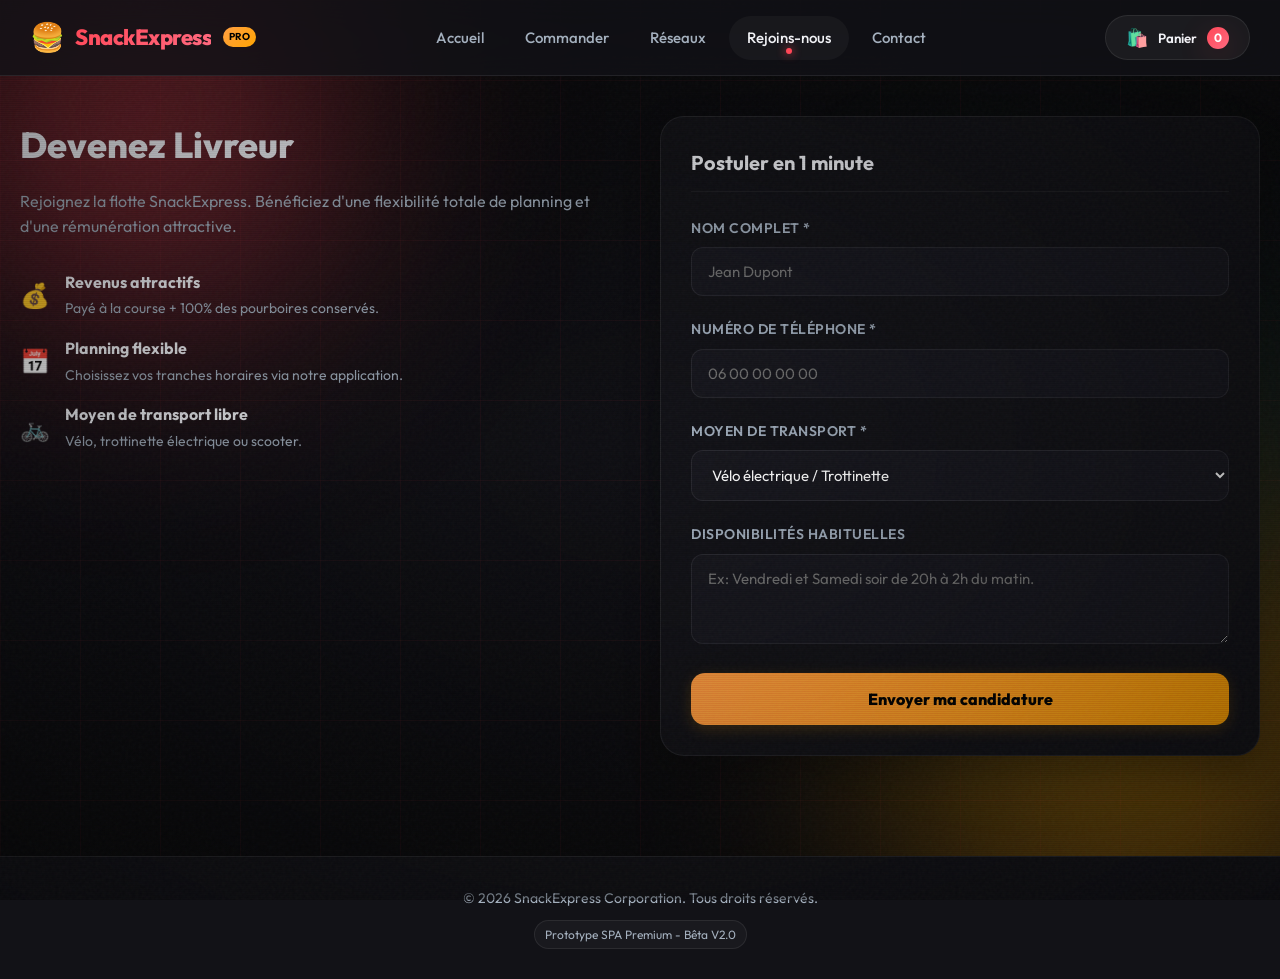
<file: rejoins.html>
<!DOCTYPE html>
<html>
<head>
  <meta charset="utf-8">
  <title>Redirection...</title>
  <script>
    window.location.href = "index.html#rejoins";
  </script>
</head>
<body>
  <p>Redirection... <a href="index.html#rejoins">Cliquez ici</a> si vous n'êtes pas redirigé.</p>
</body>
</html>
</file>
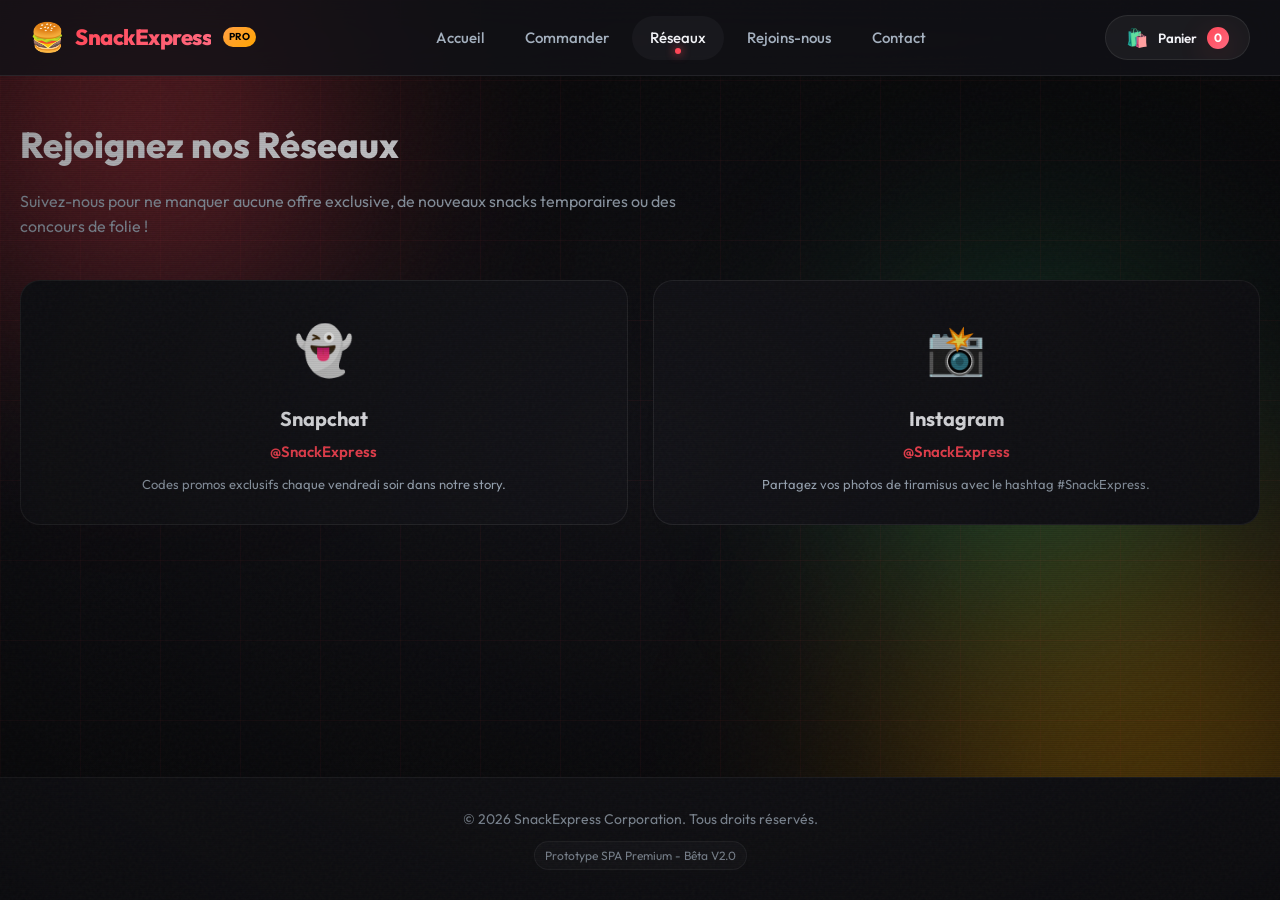
<file: reseaux.html>
<!DOCTYPE html>
<html>
<head>
  <meta charset="utf-8">
  <title>Redirection...</title>
  <script>
    window.location.href = "index.html#reseaux";
  </script>
</head>
<body>
  <p>Redirection vers nos réseaux sociaux... <a href="index.html#reseaux">Cliquez ici</a> si vous n'êtes pas redirigé.</p>
</body>
</html>
</file>
<file: style-animated-bg.css>
/* ============================================
   ✨ STYLE FOND ANIMÉ NÉON - SnackExpress ✨
   ============================================ */

/* FOND PRINCIPAL FIXE */
.animated-bg {
  position: fixed;
  top: 0;
  left: 0;
  width: 100vw;
  height: 100vh;
  z-index: -1;
  background: linear-gradient(180deg, #0a0a0c 0%, #0f0f14 50%, #0a0a0c 100%);
  overflow: hidden;
  pointer-events: none;
}

/* ========== BLOBS NÉON ANIMÉS ========== */
.blob {
  position: absolute;
  border-radius: 50%;
  filter: blur(100px);
  will-change: transform;
  pointer-events: none;
}

.blob-1 {
  width: 400px;
  height: 400px;
  background: radial-gradient(circle, rgba(255, 71, 87, 0.6), rgba(255, 71, 87, 0.1));
  top: -10%;
  left: -5%;
  animation: blob-float-1 25s ease-in-out infinite;
  box-shadow: 0 0 80px rgba(255, 71, 87, 0.5), 0 0 150px rgba(255, 71, 87, 0.3);
}

.blob-2 {
  width: 500px;
  height: 500px;
  background: radial-gradient(circle, rgba(255, 165, 2, 0.5), rgba(255, 165, 2, 0.1));
  bottom: -15%;
  right: -10%;
  animation: blob-float-2 30s ease-in-out infinite;
  animation-delay: -5s;
  box-shadow: 0 0 100px rgba(255, 165, 2, 0.4), 0 0 180px rgba(255, 165, 2, 0.2);
}

.blob-3 {
  width: 350px;
  height: 350px;
  background: radial-gradient(circle, rgba(46, 213, 115, 0.4), rgba(46, 213, 115, 0.05));
  top: 30%;
  right: 5%;
  animation: blob-float-3 35s ease-in-out infinite;
  animation-delay: -10s;
  box-shadow: 0 0 70px rgba(46, 213, 115, 0.3);
}

/* ========== ANIMATIONS BLOBS ========== */
@keyframes blob-float-1 {
  0% {
    transform: translate(0, 0) scale(1);
  }
  25% {
    transform: translate(30px, -40px) scale(1.1);
  }
  50% {
    transform: translate(-20px, 30px) scale(0.95);
  }
  75% {
    transform: translate(20px, -20px) scale(1.05);
  }
  100% {
    transform: translate(0, 0) scale(1);
  }
}

@keyframes blob-float-2 {
  0% {
    transform: translate(0, 0) scale(1);
  }
  33% {
    transform: translate(-40px, 50px) scale(1.08);
  }
  66% {
    transform: translate(30px, -30px) scale(0.92);
  }
  100% {
    transform: translate(0, 0) scale(1);
  }
}

@keyframes blob-float-3 {
  0% {
    transform: translate(0, 0) scale(1);
  }
  25% {
    transform: translate(-30px, -35px) scale(1.12);
  }
  50% {
    transform: translate(25px, 40px) scale(0.88);
  }
  75% {
    transform: translate(-15px, 15px) scale(1.06);
  }
  100% {
    transform: translate(0, 0) scale(1);
  }
}

/* ========== GRILLE ANIMÉE ========== */
.animated-grid {
  position: absolute;
  top: 0;
  left: 0;
  width: 100%;
  height: 100%;
  background-image: 
    linear-gradient(90deg, rgba(255, 71, 87, 0.1) 1px, transparent 1px),
    linear-gradient(rgba(255, 71, 87, 0.1) 1px, transparent 1px);
  background-size: 80px 80px;
  animation: grid-move 20s linear infinite;
  z-index: 0;
  pointer-events: none;
  opacity: 0.5;
}

@keyframes grid-move {
  0% {
    transform: translateY(0px);
  }
  100% {
    transform: translateY(80px);
  }
}

/* ========== PARTICULES FLOTTANTES DORÉES ========== */
.particles-container {
  position: fixed;
  top: 0;
  left: 0;
  width: 100%;
  height: 100%;
  z-index: 2;
  pointer-events: none;
}

.particle {
  position: absolute;
  border-radius: 50%;
  pointer-events: none;
  animation: particle-float 10s ease-out forwards;
}

.particle.gold {
  background: radial-gradient(circle, #ffd700, #ffb347);
  box-shadow: 0 0 15px rgba(255, 215, 0, 0.8), 0 0 30px rgba(255, 215, 0, 0.4);
}

.particle.orange {
  background: radial-gradient(circle, #ff9f43, #ff7043);
  box-shadow: 0 0 15px rgba(255, 159, 67, 0.8), 0 0 30px rgba(255, 159, 67, 0.4);
}

.particle.pink {
  background: radial-gradient(circle, #ff6b81, #ff4757);
  box-shadow: 0 0 15px rgba(255, 71, 87, 0.8), 0 0 30px rgba(255, 71, 87, 0.4);
}

@keyframes particle-float {
  0% {
    opacity: 1;
    transform: translate(0, 0) scale(1);
  }
  100% {
    opacity: 0;
    transform: translate(var(--tx), var(--ty)) scale(0);
  }
}

/* ========== VIGNETTE SOMBRE ========== */
.vignette {
  position: fixed;
  top: 0;
  left: 0;
  width: 100%;
  height: 100%;
  background: radial-gradient(ellipse at center, transparent 0%, rgba(0, 0, 0, 0.4) 100%);
  z-index: 1;
  pointer-events: none;
}

/* ========== GRAIN DE FILM ========== */
.grain {
  position: fixed;
  top: 0;
  left: 0;
  width: 100%;
  height: 100%;
  background-image: 
    url("data:image/svg+xml,%3Csvg viewBox='0 0 300 300' xmlns='http://www.w3.org/2000/svg'%3E%3Cfilter id='noise'%3E%3CfeTurbulence type='fractalNoise' baseFrequency='0.9' numOctaves='4'/%3E%3C/filter%3E%3Crect width='100%25' height='100%25' filter='url(%23noise)' opacity='0.03'/%3E%3C/svg%3E");
  z-index: 3;
  pointer-events: none;
  animation: grain-animate 8s steps(10) infinite;
}

@keyframes grain-animate {
  0% {
    background-position: 0 0;
  }
  100% {
    background-position: 100px 100px;
  }
}

/* ========== SCANLINES CYBERPUNK ========== */
.scanlines {
  position: fixed;
  top: 0;
  left: 0;
  width: 100%;
  height: 100%;
  background: repeating-linear-gradient(
    0deg,
    rgba(0, 0, 0, 0.1) 0px,
    rgba(0, 0, 0, 0.1) 1px,
    transparent 1px,
    transparent 2px
  );
  animation: scanlines-scroll 8s linear infinite;
  z-index: 4;
  pointer-events: none;
  mix-blend-mode: overlay;
}

@keyframes scanlines-scroll {
  0% {
    transform: translateY(0);
  }
  100% {
    transform: translateY(10px);
  }
}

/* ========== RESPONSIVE ========== */
@media (max-width: 768px) {
  .blob-1 {
    width: 250px;
    height: 250px;
    top: -5%;
    left: 0%;
  }
  
  .blob-2 {
    width: 300px;
    height: 300px;
    bottom: -10%;
    right: 0%;
  }
  
  .blob-3 {
    width: 200px;
    height: 200px;
    top: 40%;
    right: 0%;
  }
  
  .animated-grid {
    background-size: 60px 60px;
  }
}
</file>
